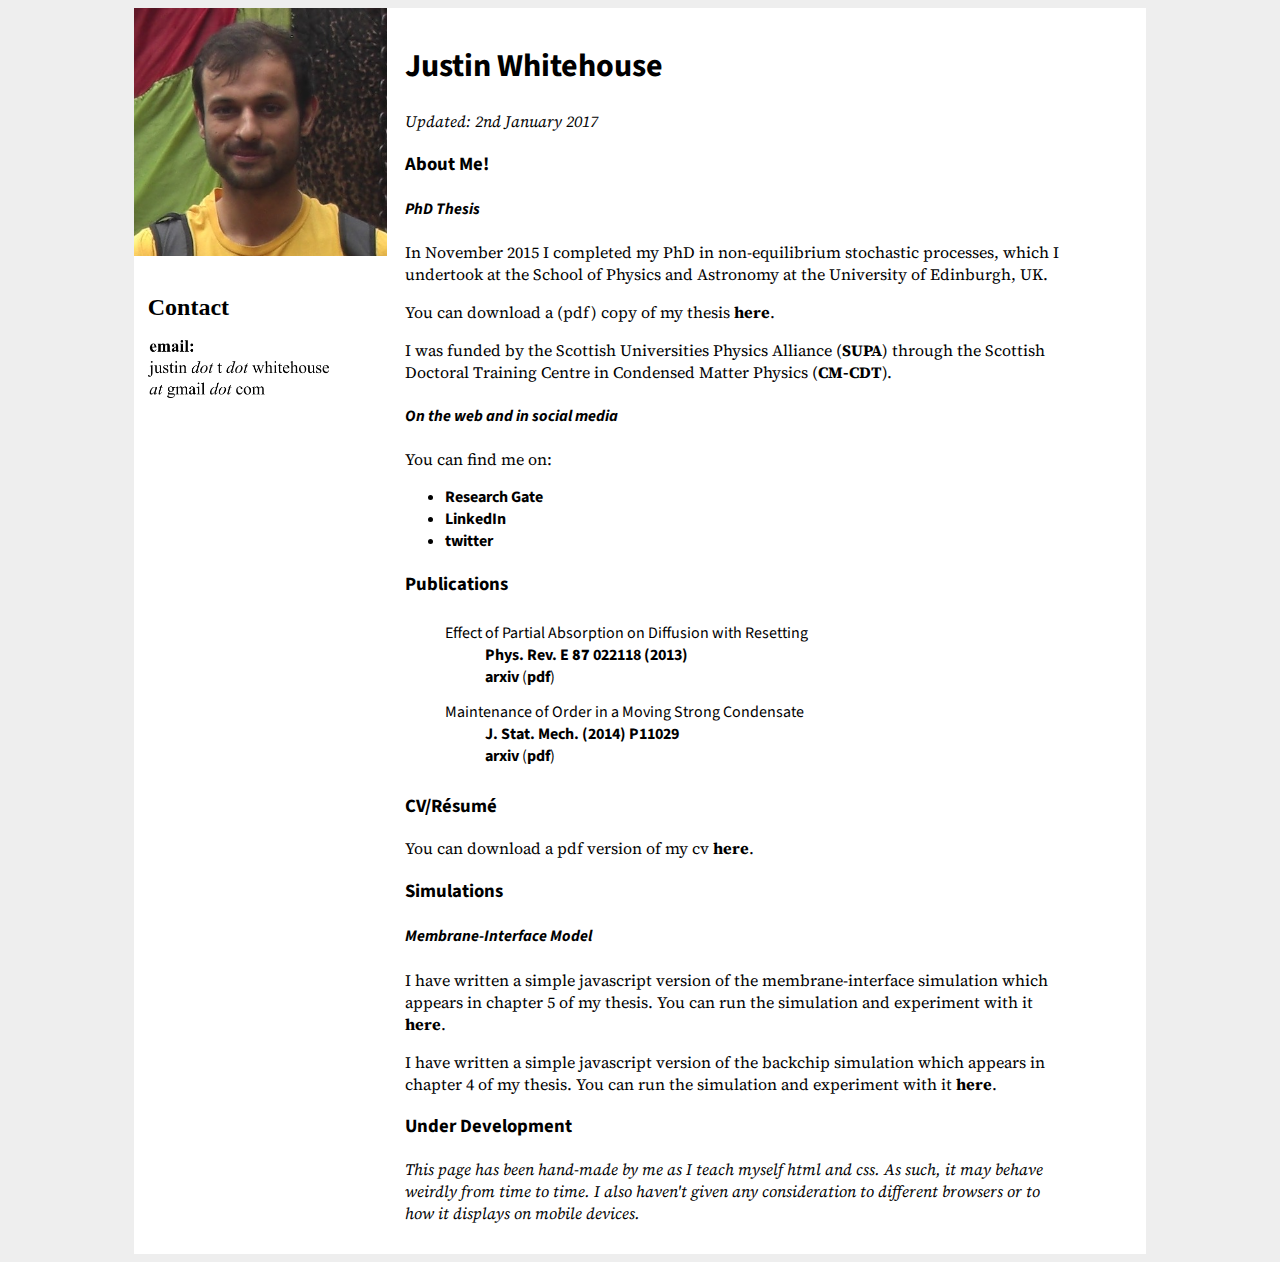
<file: index.html>
<!DOCTYPE html>

<!--
  Welcome to my page source! You can see it/fork it on github:

      https://github.com/Jetuvei/Jetuvei.github.io

  (Although, there are probably better examples of html out there
  that you could fork...)

  I also owe a lot to www.codecademy.com, which is where I've 
  been learning html/css.
-->

<html>
 <head>
  <link href='https://fonts.googleapis.com/css?family=Source+Serif+Pro' rel='stylesheet' type='text/css'>
  <link href='https://fonts.googleapis.com/css?family=Source+Sans+Pro' rel='stylesheet' type='text/css'>
  <link type="text/css" rel="stylesheet" href="jwstyle.css"/>
  <title>Justin's Homepage</title>
 </head>

 <body>

 <!-- content div wraps sidebar and main to control positioning of the two -->
 <div class="content">

<!-- SIDEBAR -->

  <div class="sidebar">

    <!-- display sidebar contents on top of one another -->
    <ul>
      <li>
       <div class="prof-pic">
        <img src="img/web-prof-pic.jpg">
       </div>
      </li>
      <li>
       <div class="contact">
        <h2>Contact</h2>
        <img src="img/email_address.png">
       </div>
      </li>
     </ul>

  </div>

<!-- MAIN -->
  <div class="main">

   <h1>Justin Whitehouse</h1>

    <!-- MAKE SURE THIS DATE IS UP-TO-DATE! -->
    <p><i>Updated: 2nd January 2017</i></p> 

    <h3 id="aboutme">About Me!</h3>

    <h4>PhD Thesis</h4>

    <p>In November 2015 I completed my PhD in non-equilibrium stochastic processes, which I undertook at the School of Physics and Astronomy at the University of Edinburgh, UK. 
    </p>

    <p>You can download a (pdf) copy of my thesis <a href="doc/thesis.pdf">here</a>.</p>

    <p>I was funded by the Scottish Universities Physics Alliance (<a href="http://www.supa.ac.uk/">SUPA</a>) through the Scottish Doctoral Training Centre in Condensed Matter Physics (<a href="http://cm-cdt.supa.ac.uk/">CM-CDT</a>). 
    </p>

    <h4>On the web and in social media</h4>

    <p>You can find me on:
     <ul>
      <li><a href="https://www.researchgate.net/profile/Justin_Whitehouse">Research Gate</a></li>
      <li><a href="https://www.linkedin.com/profile/public-profile-settings?trk=prof-edit-edit-public_profile">LinkedIn</a></li>
      <li><a href="https://twitter.com/justwhitehouse">twitter</a></li>
     </ul>
    </p>

    <h3>Publications</h3>

    <ul>
  
     <div class="publication">

      <li>
       Effect of Partial Absorption on Diffusion with Resetting
       <ul>
        <li><a href="http://journals.aps.org/pre/abstract/10.1103/PhysRevE.87.022118">Phys. Rev. E <strong>87</strong> 022118 (2013)</a></li>
        <li><a href="http://arxiv.org/abs/1301.2489">arxiv</a> (<a href="http://arxiv.org/pdf/1301.2489.pdf">pdf</a>)</li>
       </ul>
      </li>

     </div>

     <div class="publication">

      <li>
       Maintenance of Order in a Moving Strong Condensate
       <ul>
        <li><a href="http://iopscience.iop.org/1742-5468/2014/11/P11029">J. Stat. Mech. (2014) P11029</a></li>
        <li><a href="http://arxiv.org/abs/1407.1668">arxiv</a> (<a href="http://arxiv.org/pdf/1407.1668v3.pdf">pdf</a>)</li>
       </ul>
      </li>

     </div>

    </ul>
    
    <h3>CV/R&eacute;sum&eacute;</h3>

    <p>
      You can download a pdf version of my cv <a href="doc/WHITEHOUSE_Justin_cv.pdf">here</a>.
    </p>

    <h3>Simulations</h2>

    <h4>Membrane-Interface Model</h4>

      <p>I have written a simple javascript version of the membrane-interface simulation which appears in chapter 5 of my thesis. You can run the simulation and experiment with it <a href="memint/webMI/misim.html">here</a>.</p>

      <p>I have written a simple javascript version of the backchip simulation which appears in chapter 4 of my thesis. You can run the simulation and experiment with it <a href="backchip/BCsim.html">here</a>.</p>
      
    <h3 id="home">Under Development</h3>

    <p>
      <i>This page has been hand-made by me as I teach myself html and css. As such, it may behave weirdly from time to time. I also haven't given any consideration to different browsers or to how it displays on mobile devices.</i>
    </p>

  </div> 

 </div>
 </body>
</html>
</file>
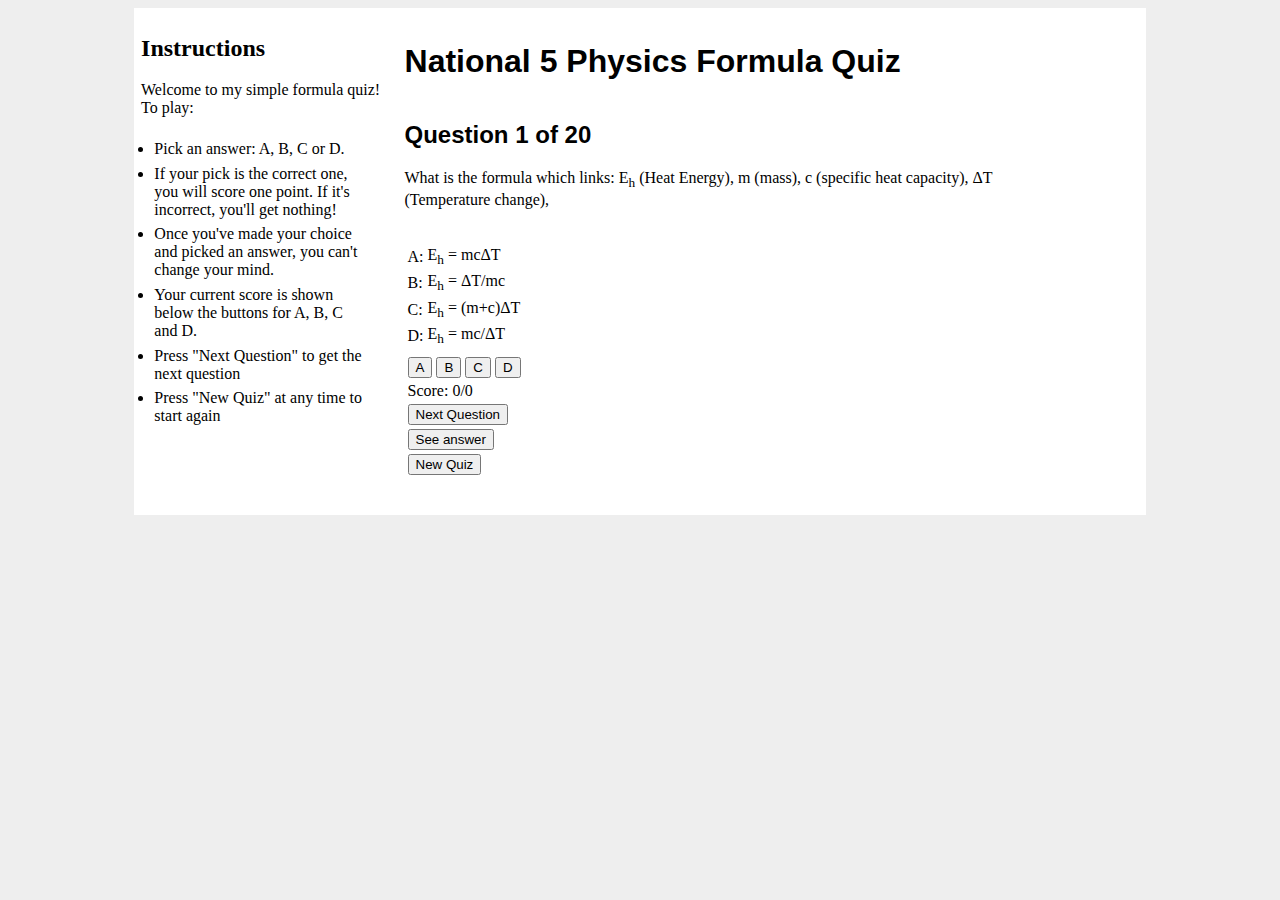
<file: formulaquiz/index.html>
<!DOCTYPE html>

<!--
  Welcome to my page source! You can see it/fork it on github:

      https://github.com/Jetuvei/Jetuvei.github.io

  (Although, there are probably better examples of html out there
  that you could fork...)

  I also owe a lot to www.codecademy.com, which is where I've 
  been learning html/css.
-->

<html>
 
 <!-- HEAD -->
 <head>

  <!-- LINKS -->
 <!--
  <link href='https://fonts.googleapis.com/css?family=Source+Serif+Pro' rel='stylesheet' type='text/css'>
  <link href='https://fonts.googleapis.com/css?family=Source+Sans+Pro' rel='stylesheet' type='text/css'>
 -->
  <link type="text/css" rel="stylesheet" href="../jwstyle.css"/>
  <link type="text/css" rel="stylesheet" href="fq.css"/>
  
  <!-- IMPORTED SCRIPTS -->
  
  <script type="text/javascript" src="../formulaquiz/formulas.js"> </script>
  <script type="text/javascript" src="../formulaquiz/question_generator.js"> </script>

  <!-- MAIN SCRIPT -->
  <script>

    var current_question;
    var question_generator;

    var is_unanswered;
    var is_correct;

    var total_no_questions;
    var question_number;
    var no_questions_answered;
    var score;

    var total_no_questions_text;
    var question_number_text;
    var no_questions_answered_text;
    var score_text;

    var question_text;
    var answer_text;
    var is_correct_text;

    var option_A_text;
    var option_B_text;
    var option_C_text;
    var option_D_text;

    var CORRECT_MSG = "Correct! (Press the button for the next question.)";
    var NOT_CORRECT_MSG = "Woops! That's incorrect. Press 'see answer' or try another question.";

    var GAME_OVER_MSG = "Game Over! Try again by pressing 'New Quiz'";

    function onLoad()
    {
      question_number = 0;
      no_questions_answered = 0;
      score = 0;

      question_generator = new QuestionGenerator();

      question_text = document.getElementById("question-text");
      is_correct_text = document.getElementById("is-correct-text");
      answer_text = document.getElementById("answer-text");
      explanation_text = document.getElementById("explanation-text");

      total_no_questions_text = document.getElementById("total-no-questions");
      question_number_text = document.getElementById("question-number");
      no_questions_answered_text = document.getElementById("no-questions-answered");
      score_text = document.getElementById("score");

      total_no_questions = question_generator.formula_list.length;
      total_no_questions_text.innerHTML = total_no_questions;

      no_questions_answered_text.innerHTML = no_questions_answered;
      score_text.innerHTML = score;

      option_A_text = document.getElementById("option-A-text");
      option_B_text = document.getElementById("option-B-text");
      option_C_text = document.getElementById("option-C-text");
      option_D_text = document.getElementById("option-D-text");

      refreshQuestion();
    };

    function refreshQuestion()
    {
      if(question_number < total_no_questions)
      {
        is_correct = null;
        is_unanswered = true;

        current_question = question_generator.nextQuestion();
        question_text.innerHTML = current_question.getQuestionText();

        question_number += 1;
        question_number_text.innerHTML = question_number;

        option_A_text.innerHTML = current_question.getAnswerOptionByIndex(0);
        option_B_text.innerHTML = current_question.getAnswerOptionByIndex(1);
        option_C_text.innerHTML = current_question.getAnswerOptionByIndex(2);
        option_D_text.innerHTML = current_question.getAnswerOptionByIndex(3);

        is_correct_text.innerHTML = "";
        answer_text.innerHTML = "";
        explanation_text.innerHTML = "";
      }
      else
      {
        gameOver();
      }
    };

    function submitAnswer(ans)
    {

      if(is_unanswered)
      {

        no_questions_answered += 1;
        no_questions_answered_text.innerHTML = no_questions_answered;

        if (ans === current_question.getAnswerKey())
        {
          is_correct = true;
        }
        else
        {
          is_correct = false;
        }
      
        is_unanswered = false;

        if(is_correct) // redundancy??
        {
          score += 1;
          is_correct_text.innerHTML = CORRECT_MSG;
        }
        else
        {
          is_correct_text.innerHTML = NOT_CORRECT_MSG;
        }

        score_text.innerHTML = score;
      }
    };

    function showAnswer()
    {
      answer_text.innerHTML = current_question.getAnswerText();
      explanation_text.innerHTML = current_question.getExplanationText();
    }

    function gameOver()
    {
      is_correct_text.innerHTML = GAME_OVER_MSG;
      answer_text.innerHTML = ""
      explanation_text.innerHTML = ""
    }
  </script>


  <title>Physics Formula Quiz</title>
 </head>

 <body onload="onLoad();">

 <!-- content div wraps sidebar and main to control positioning of the two -->
 <div class="content">

<!-- SIDEBAR -->
<!-- -->
  <div class="sidebar">

   <div id="fq-instructions">
    <h2>Instructions</h2>
    <p>Welcome to my simple formula quiz! To play:</p>
    <ul>
      <li>Pick an answer: A, B, C or D.</li>
      <li>If your pick is the correct one, you will score one point. If it's incorrect, you'll get nothing!</li>
      <li>Once you've made your choice and picked an answer, you can't change your mind.</li>
      <li>Your current score is shown below the buttons for A, B, C and D.</li>
      <li>Press "Next Question" to get the next question</li>
      <li>Press "New Quiz" at any time to start again</li>
    </ul>
   </div>
  </div>
<!-- -->

<!-- MAIN -->
  <div class="main">

   <h1>National 5 Physics Formula Quiz</h1>

   <div id="question-area">

    <h2>Question <span id="question-number">0</span> of <span id="total-no-questions">0</span></h2>

    <p id="question-text">QUESTION GOES HERE</p></br>
    <div id="option-area">
    <table>
      <tr>
        <td>A:</td>
        <td id="option-A-text">OPTION A</td>
      </tr>
      <tr>
        <td>B:</td>
        <td id="option-B-text">OPTION B</td>
      </tr>
      <tr>
        <td>C:</td>
        <td id="option-C-text">OPTION C</td>
      </tr>
      <tr>
        <td>D:</td>
        <td id="option-D-text">OPTION D</td>
      </tr>
    </table>
    </div>
   </div>

   <div id="button-area">
    <table>
      <tr>
        <td><button onclick="submitAnswer('A');">A</button></td>
        <td><button onclick="submitAnswer('B');">B</button></td>
        <td><button onclick="submitAnswer('C');">C</button></td>
        <td><button onclick="submitAnswer('D');">D</button></td>
      </tr>
      <tr id-"score-row">
       <td colspan="4">Score: <span id="score">0</span>/<span id="no-questions-answered">0</span></td>
      </tr>
      <tr>
        <td colspan="4"><button onclick="refreshQuestion();">Next Question</button></td>
      </tr>
      <tr>
        <td colspan="4"><button onclick="showAnswer();">See answer</button></td>
      </tr>
      <tr>
        <td colspan="4"><button onclick="onLoad();">New Quiz</button></td>
      </tr>
    </table>
  </div> 

  </br>

  <div id="answer-area">
    <p id="is-correct-text">IS CORRECT?</p>
    <p id="answer-text">ANSWER GOES HERE</p>
    <p id="explanation-text">EXPLANATION GOES HERE</p>
  </div>

 </div>

 </body>
</html>
</file>
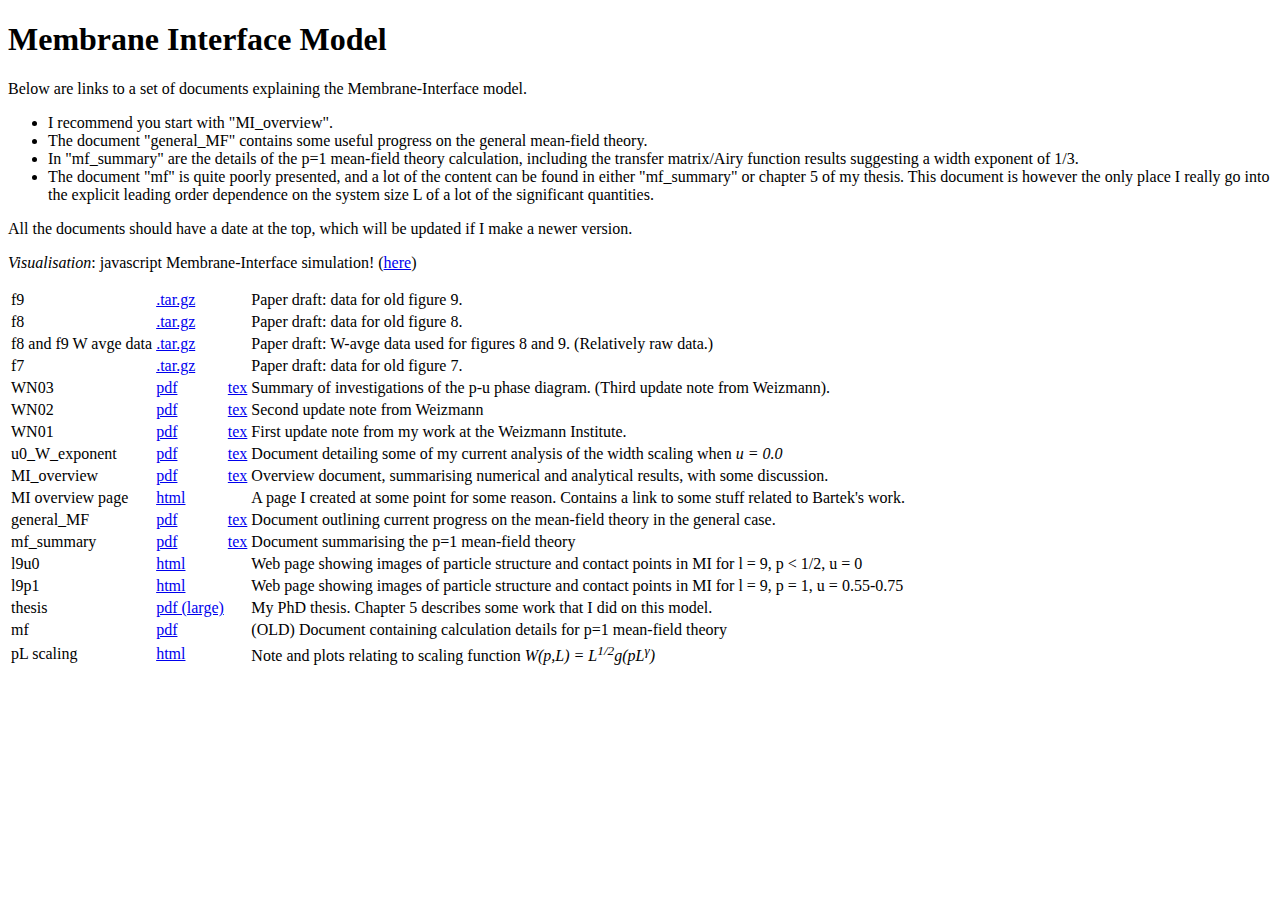
<file: memint/notes_2016/index.html>
<!DOCTYPE html>
<html>
<head>
  <meta name="robots" content="noindex" />
</head>
<body>

<h1>Membrane Interface Model</h2>

<p>Below are links to a set of documents explaining the Membrane-Interface model.
</p>

<ul>
 <li>I recommend you start with "MI_overview".</li>
 <li>The document "general_MF" contains some useful progress on the general mean-field theory.</li>
 <li>In "mf_summary" are the details of the p=1 mean-field theory calculation, including the transfer matrix/Airy function results suggesting a width exponent of 1/3.</li>
 <li>The document "mf" is quite poorly presented, and a lot of the content can be found in either "mf_summary" or chapter 5 of my thesis. This document is however the only place I really go into the explicit leading order dependence on the system size L of a lot of the significant quantities.</li>
</ul>

<p>All the documents should have a date at the top, which will be updated if I make a newer version.
</p>

<p><i>Visualisation</i>: javascript Membrane-Interface simulation! (<a href="../webMI/misim.html">here</a>)</p>

<table>
  <tr>
   <td>f9</td>
   <td><a href="paper_data/f9_plt_data.tar.gz">.tar.gz</a></td>
   <td></td>
   <td>Paper draft: data for old figure 9.</td>
  </tr>
  <tr>
   <td>f8</td>
   <td><a href="paper_data/f8_plt_data.tar.gz">.tar.gz</a></td>
   <td></td>
   <td>Paper draft: data for old figure 8.</td>
  </tr>
  <tr>
   <td>f8 and f9 W avge data</td>
   <td><a href="paper_data/f7_plt_data.tar.gz">.tar.gz</a></td>
   <td></td>
   <td>Paper draft: W-avge data used for figures 8 and 9. (Relatively raw data.)</td>
  </tr>
  <tr>
   <td>f7</td>
   <td><a href="paper_data/f7_plt_data.tar.gz">.tar.gz</a></td>
   <td></td>
   <td>Paper draft: data for old figure 7.</td>
  </tr>

  <tr>
   <td>WN03</td>
   <td><a href="WN03.pdf">pdf</a></td>
   <td><a href="texbin/WN03/WN03.tex">tex</a></td>
   <td>Summary of investigations of the p-u phase diagram. (Third update note from Weizmann).</td>
  </tr>
  <tr>
   <td>WN02</td>
   <td><a href="WN02.pdf">pdf</a></td>
   <td><a href="texbin/WN02/WN02.tex">tex</a></td>
   <td>Second update note from Weizmann</td>
  </tr>
  <tr>
   <td>WN01</td>
   <td><a href="WN01.pdf">pdf</a></td>
   <td><a href="texbin/WN01/WN01.tex">tex</a></td>
   <td>First update note from my work at the Weizmann Institute.</td>
  </tr>
  <tr>
    <td>u0_W_exponent</td>
    <td><a href="u0_W_exponent.pdf">pdf</td>
    <td><a href="texbin/u0_W_exponent/u0_W_exponent.tex">tex</a></td>
    <td>Document detailing some of my current analysis of the width scaling when <i>u = 0.0</i></td>
  </tr>

  <tr>
    <td>MI_overview</td>
    <td><a href="MI_overview.pdf">pdf</a></td>
    <td><a href="texbin/MI_overview/MI_overview.tex">tex</a></td>
    <td>Overview document, summarising numerical and analytical results, with some discussion.</td>
  </tr>

  <tr>
    <td>MI overview page</td>
    <td><a href="overview.html">html</a></td>
    <td></td>
    <td>A page I created at some point for some reason. Contains a link to some stuff related to Bartek's work.</td>
  </tr>

  <tr>
    <td>general_MF</td>
    <td><a href="general_MF.pdf">pdf</a></td>
    <td><a href="texbin/general_MF/general_MF.tex">tex</a></td>
    <td>Document outlining current progress on the mean-field theory in the general case.</td>
  </tr>

  <tr>
    <td>mf_summary</td>
    <td><a href="mf_summary.pdf">pdf</a></td>
    <td><a href="texbin/mf_summary/mf_summary.tex">tex</a></td>
    <td>Document summarising the p=1 mean-field theory</td>
  </tr>

  <tr>
    <td>l9u0</td>
    <td><a href="l9u0.html">html</a></td>
    <td></td>
    <td>Web page showing images of particle structure and contact points in MI for l = 9, p < 1/2, u = 0</td>
  </tr>

  <tr>
    <td>l9p1</td>
    <td><a href="l9p1.html">html</a></td>
    <td></td>
    <td>Web page showing images of particle structure and contact points in MI for l = 9, p = 1, u = 0.55-0.75</td>
  </tr>

  <tr>
    <td>thesis</td>
    <td><a href="thesis.pdf">pdf (large)</a></td>
    <td></td>
    <td>My PhD thesis. Chapter 5 describes some work that I did on this model.</td>
  </tr>

  <tr>
    <td>mf</td>
    <td><a href="mf.pdf">pdf</a></td>
    <td></td>
    <td>(OLD) Document containing calculation details for p=1 mean-field theory</td>
  </tr>

  <tr>
    <td>pL scaling</td>
    <td><a href="pL_scaling/index.html">html</a></td>
    <td></td>
    <td>Note and plots relating to scaling function <i>W(p,L) = 
L<sup>1/2</sup>g(pL<sup>&gamma;</sup>)</i><td>
  </tr>

</table>

</body>
</html>
</file>
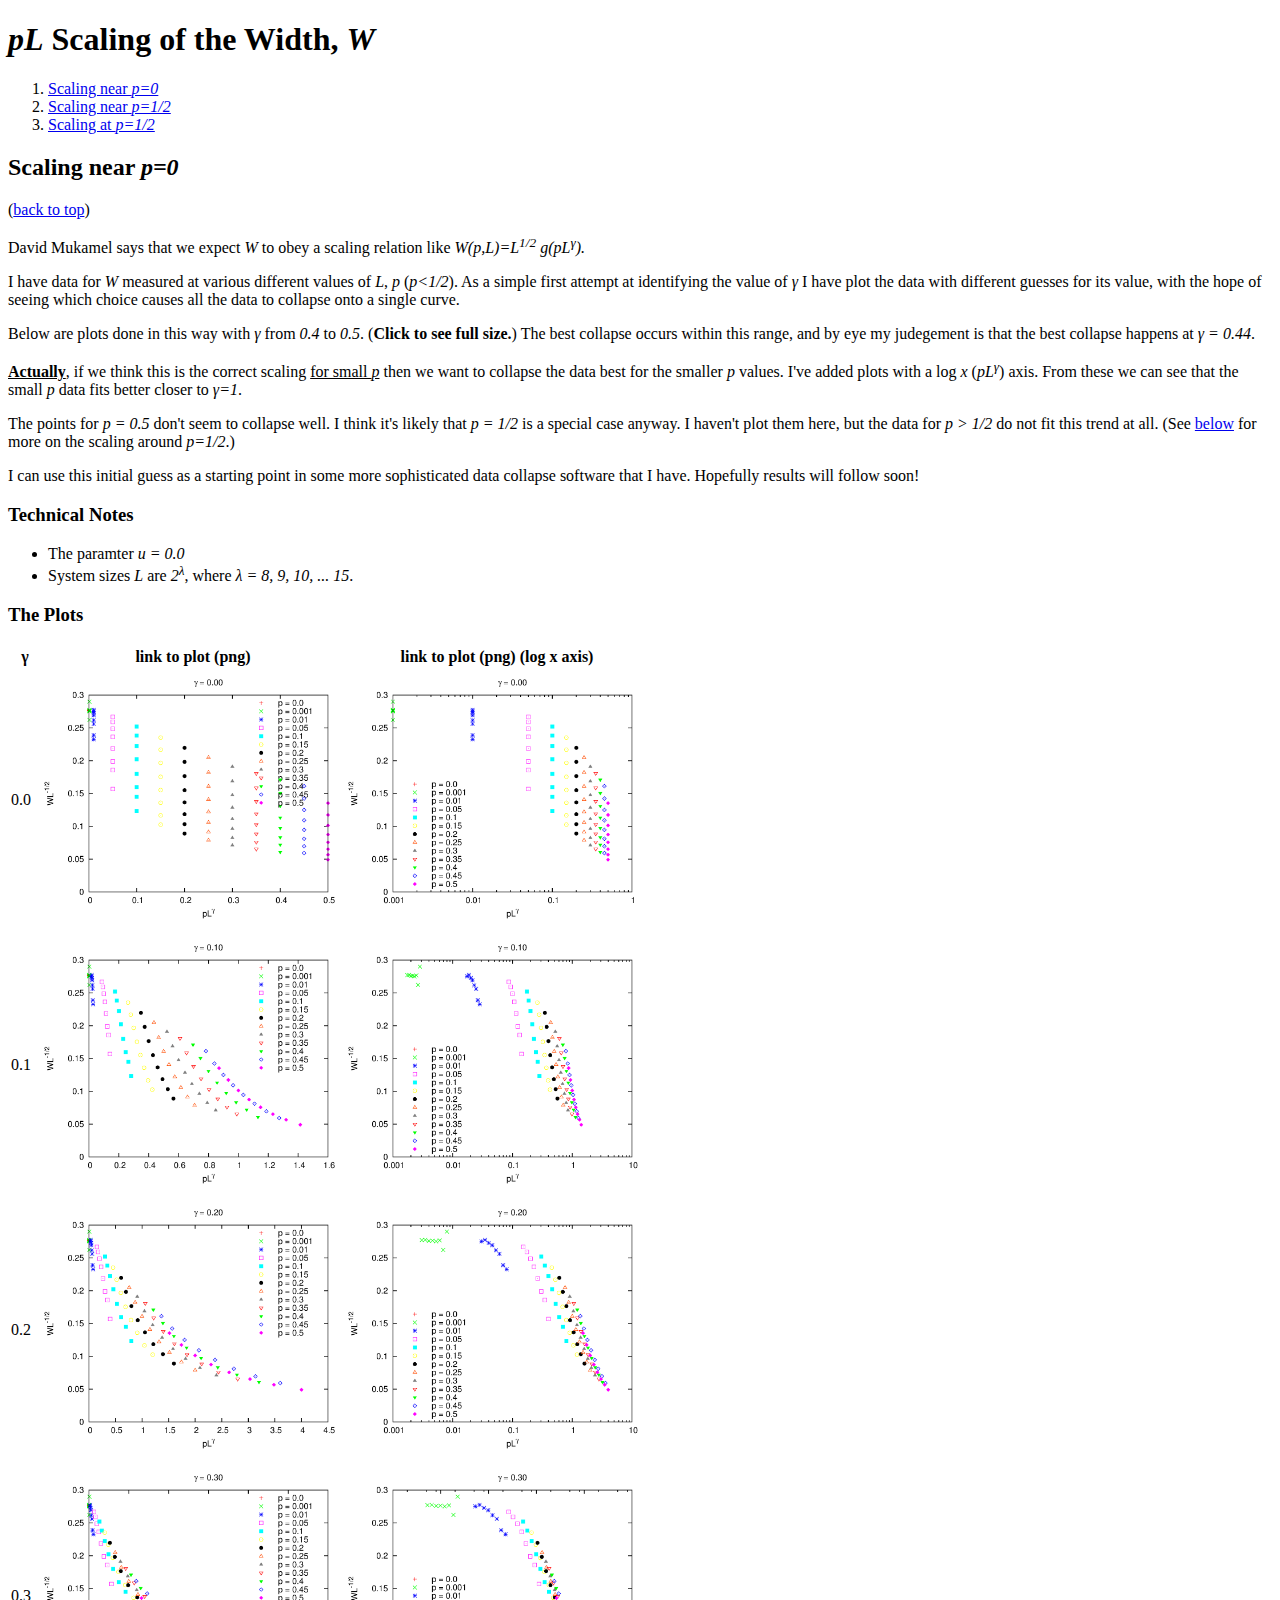
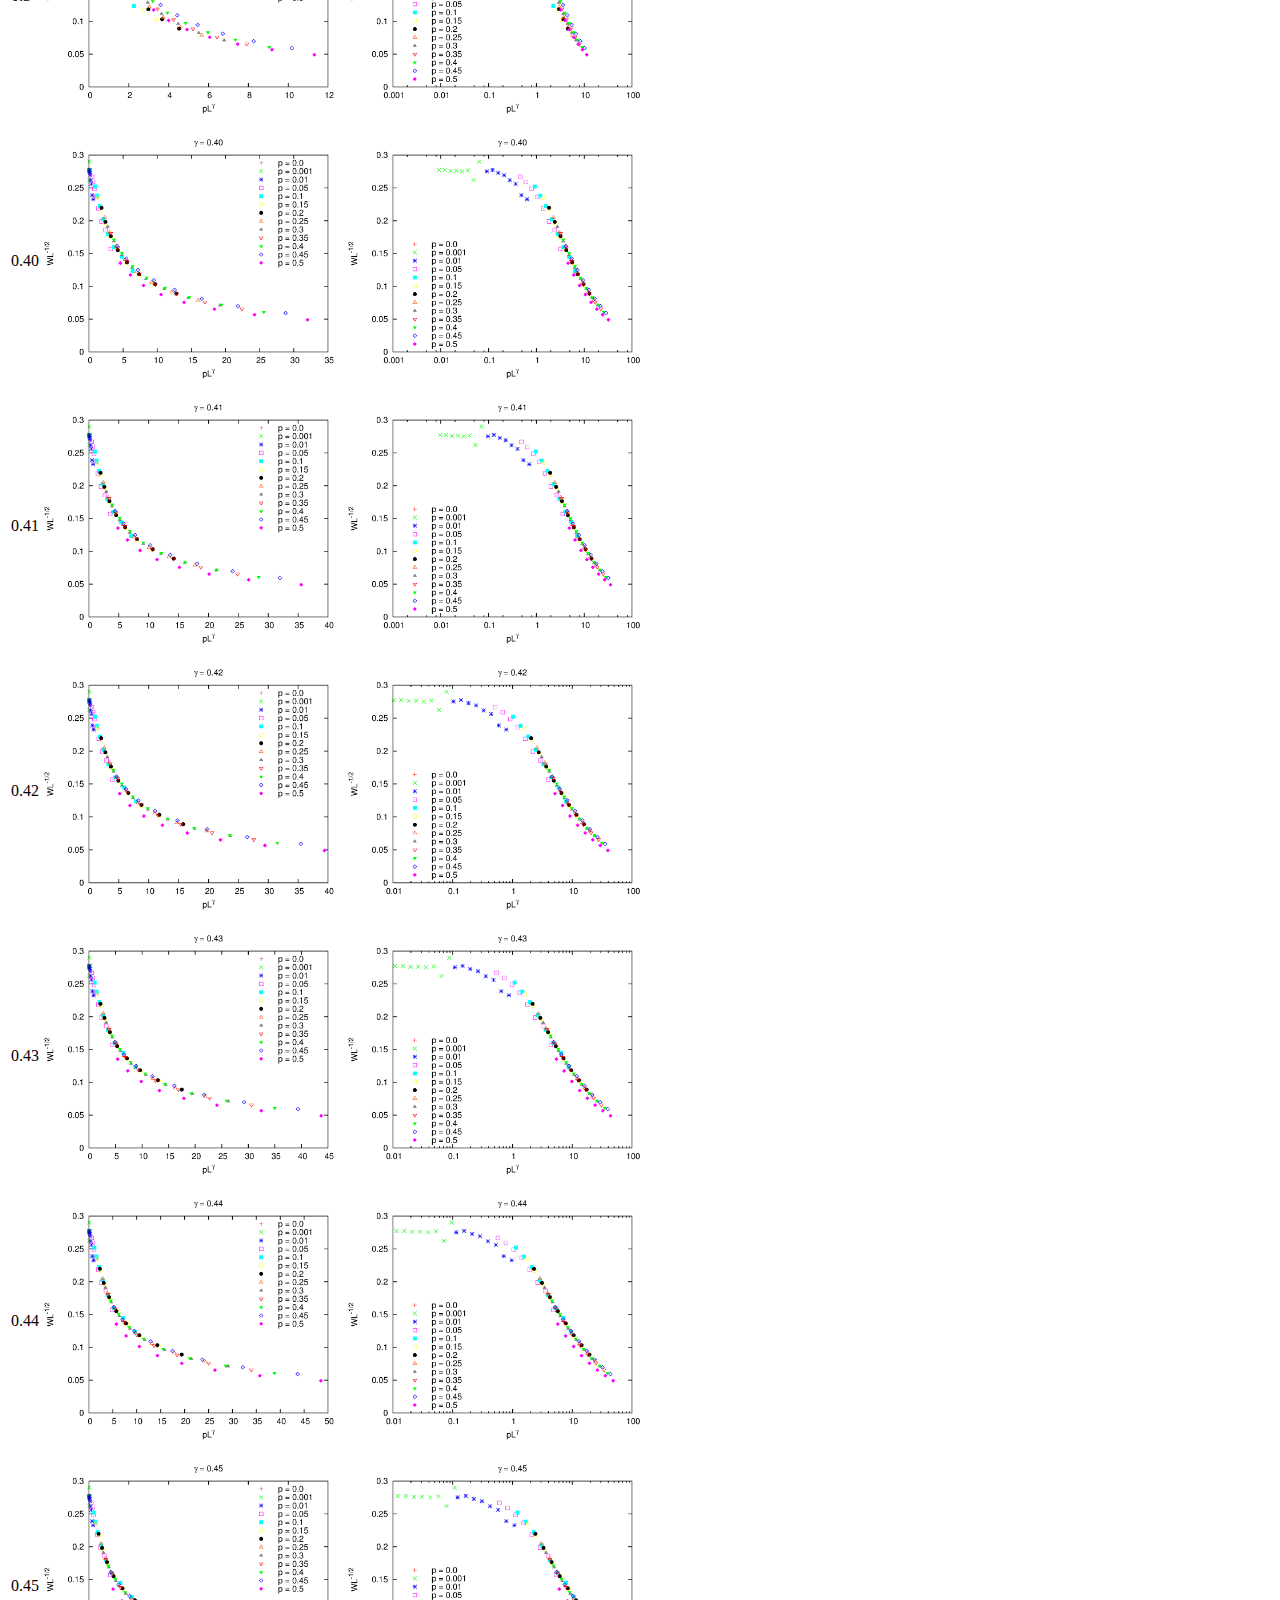
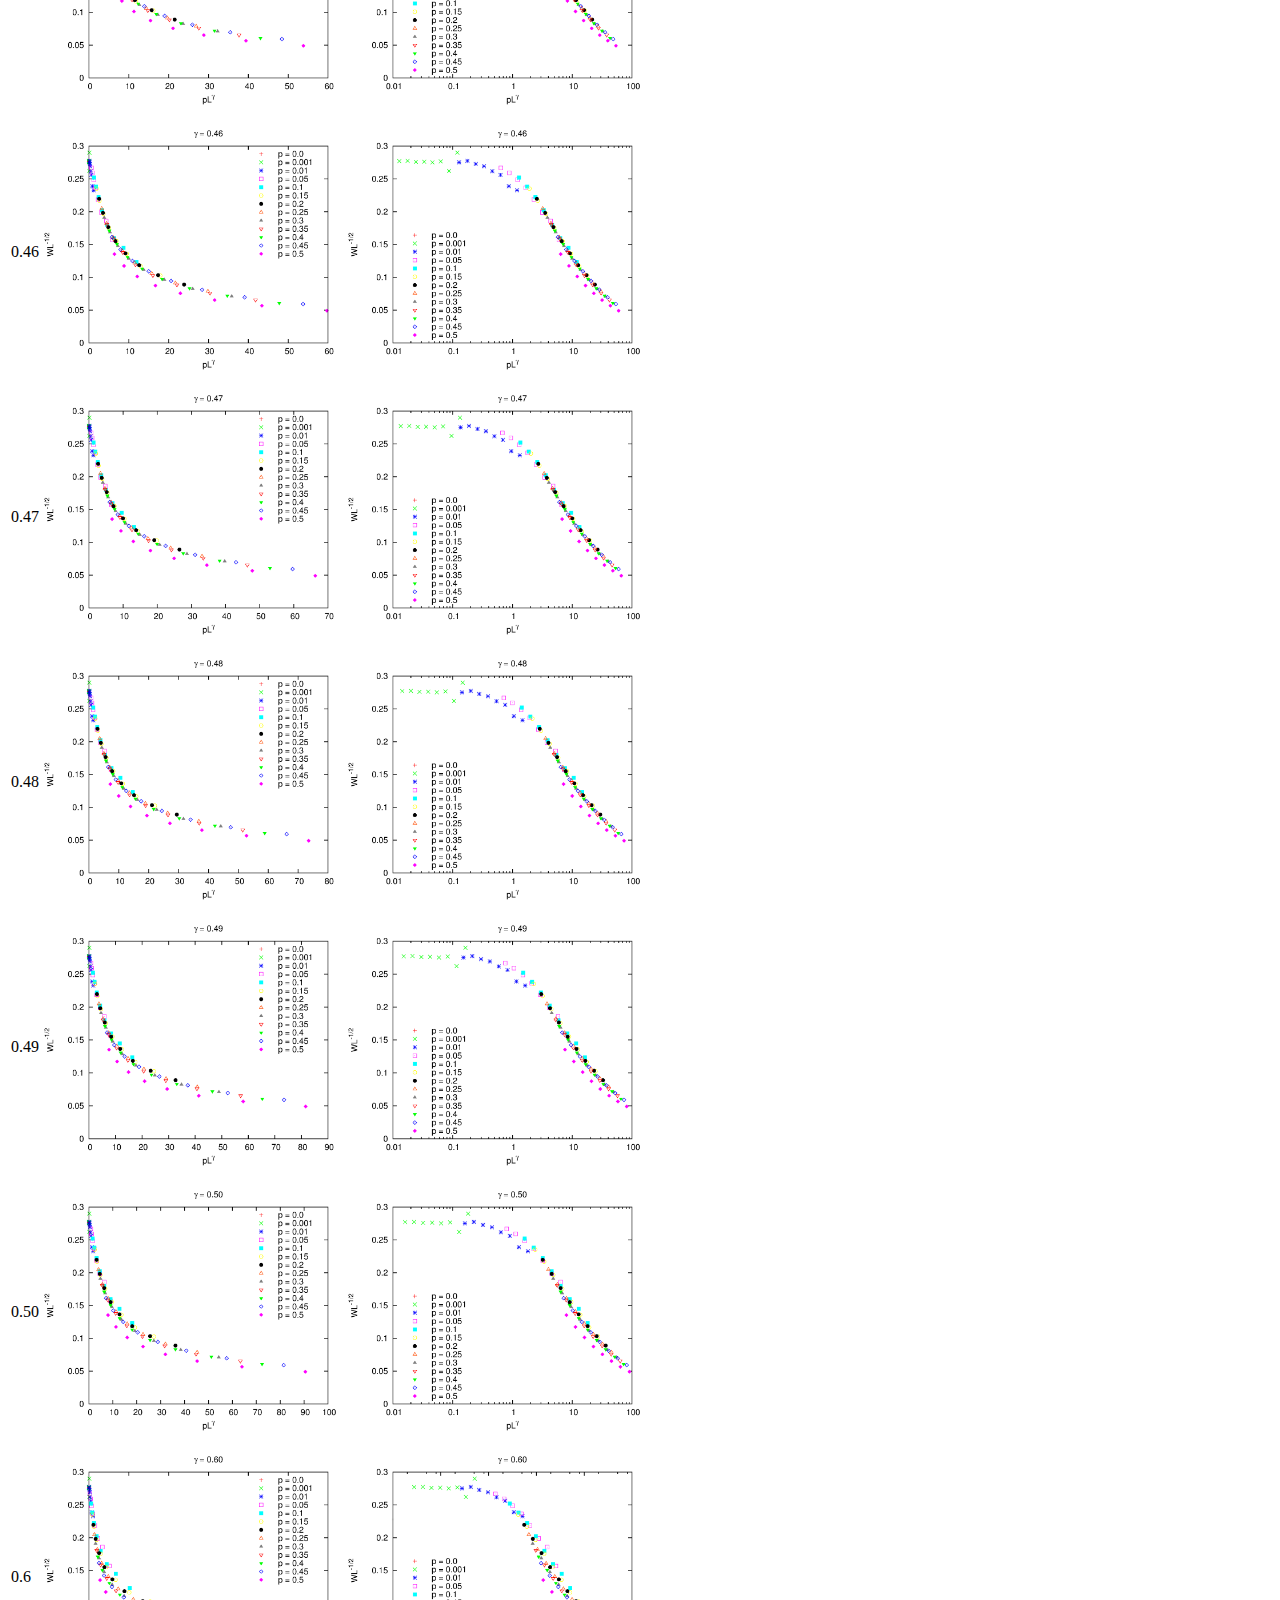
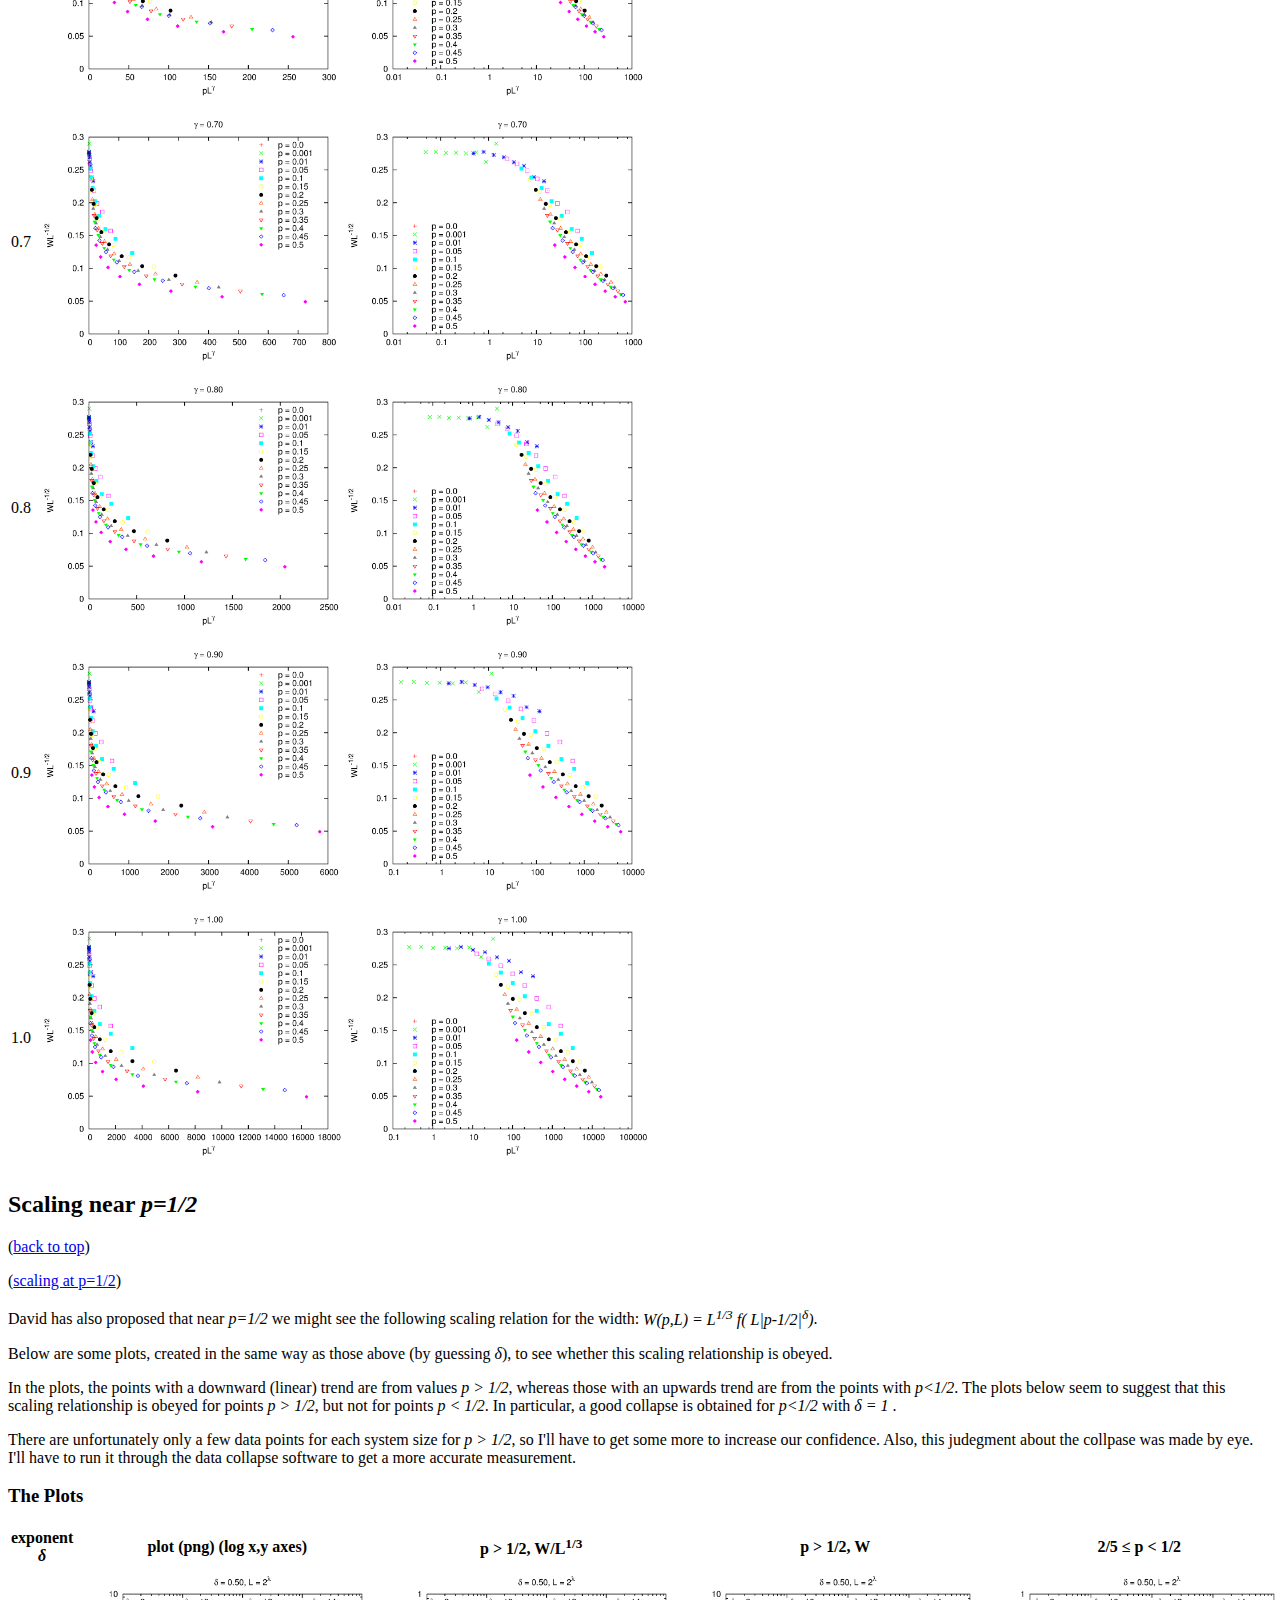
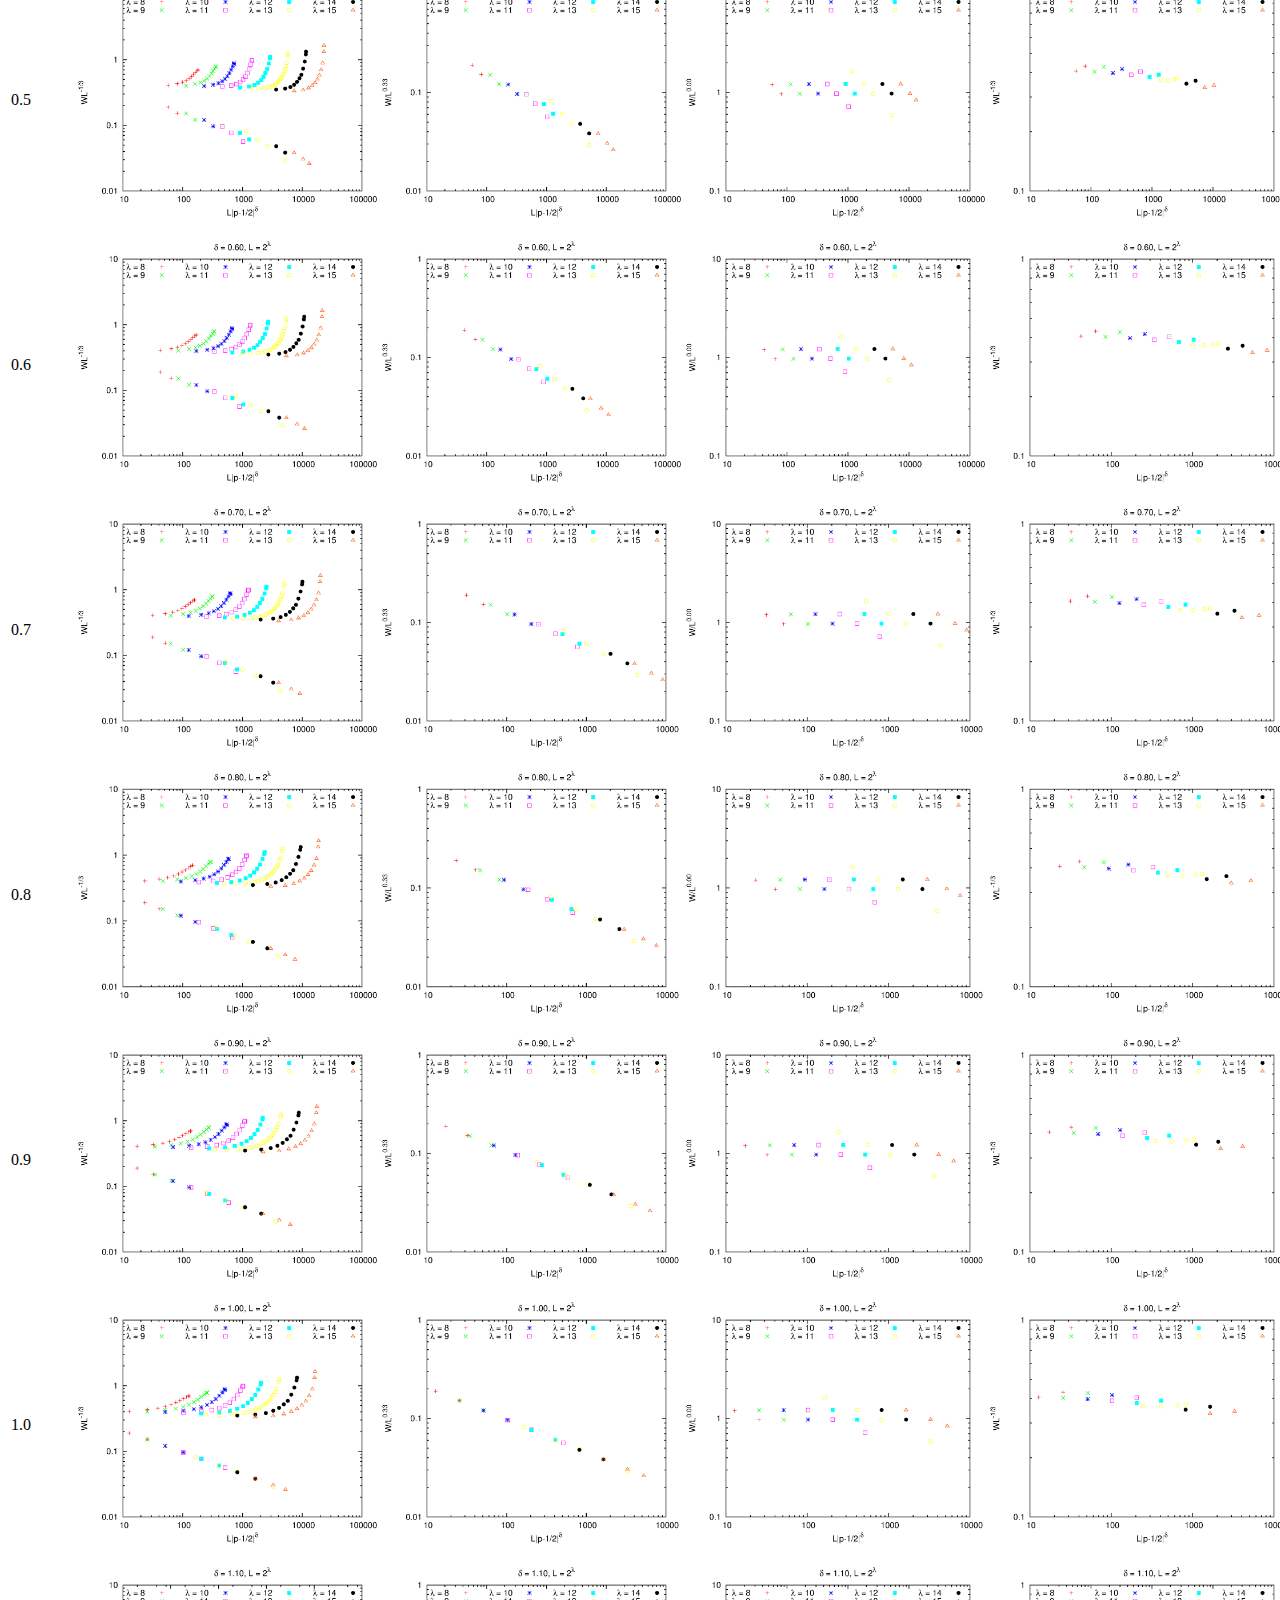
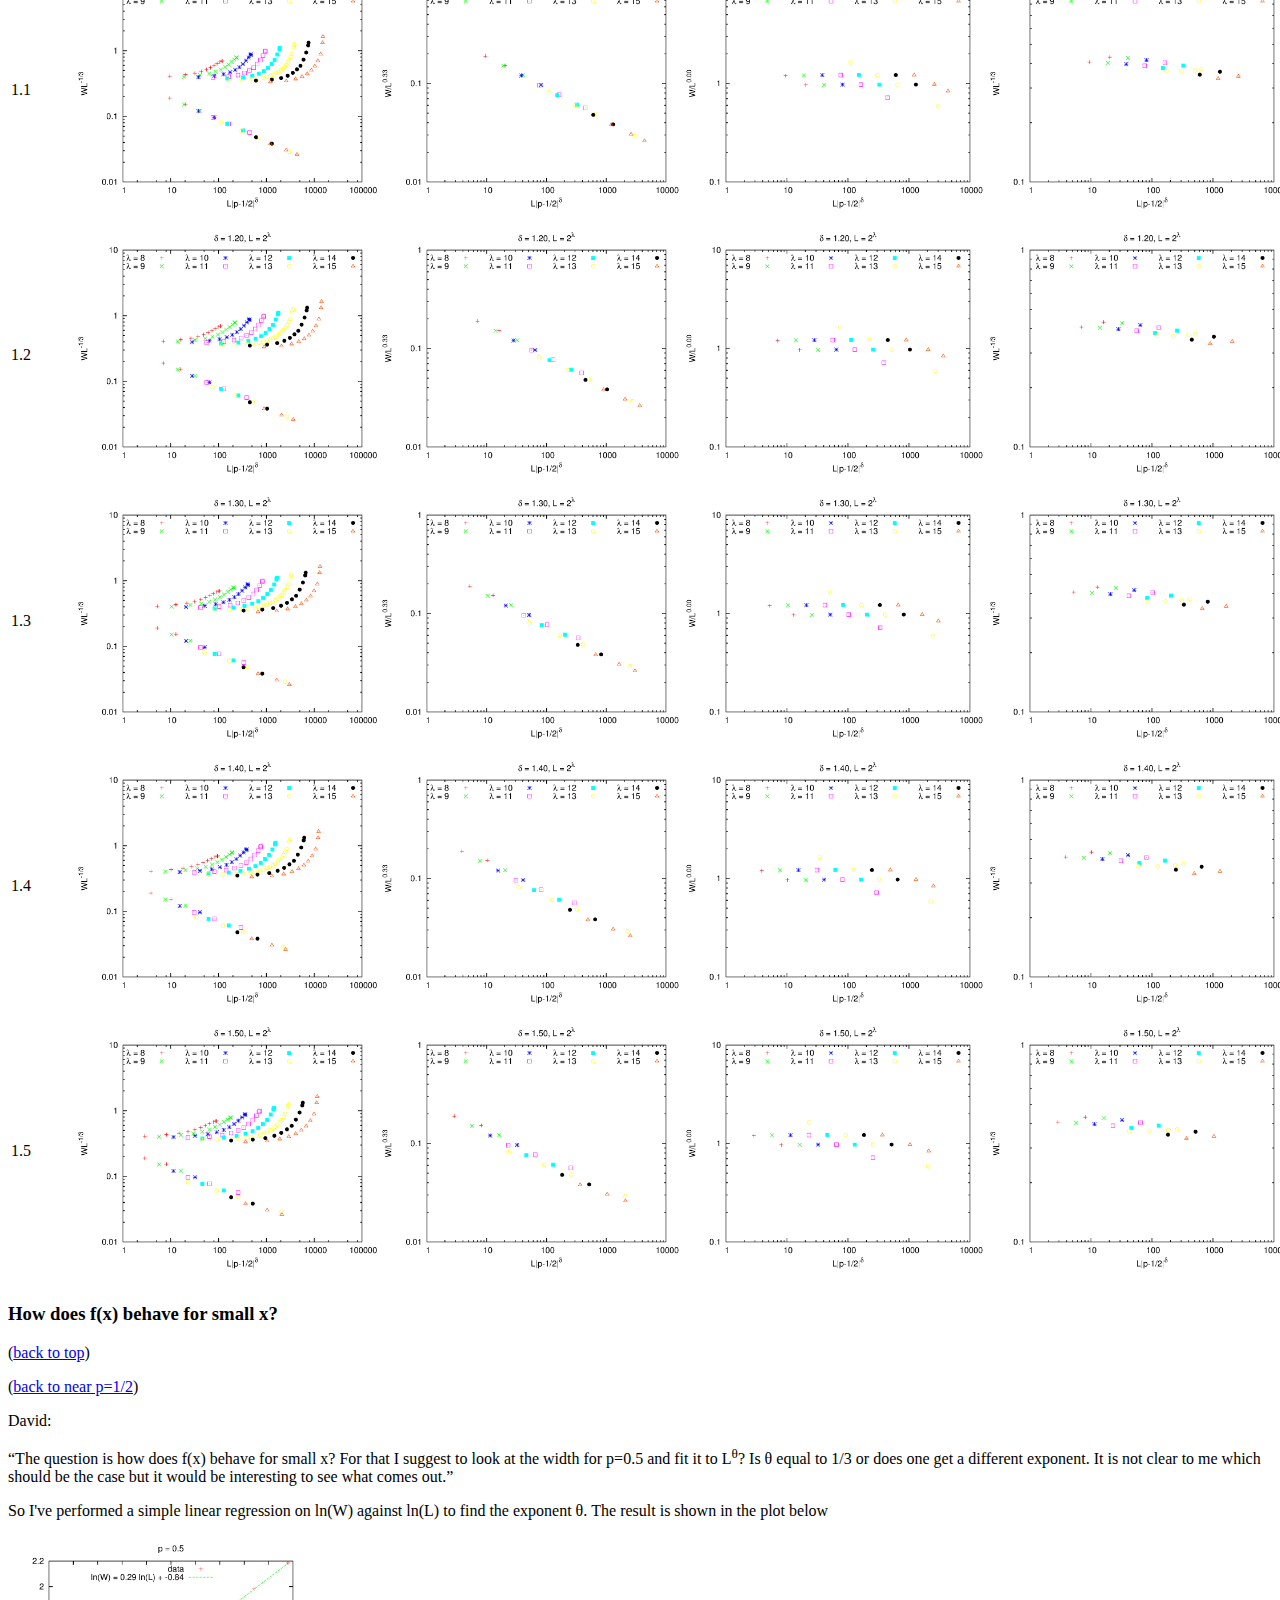
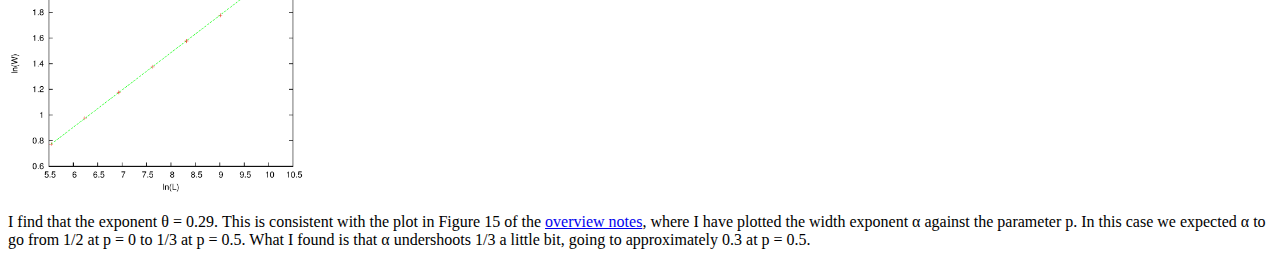
<file: memint/notes_2016/pL_scaling/index.html>
<!DOCTYPE html>
<html>

<head>
 <link type="text/css" rel="stylesheet" href="pL.css">
</head>

<body>

<!-- SECTION 0-->

<h1><i>pL</i> Scaling of the Width, <i>W</i></h2>

<ol>
 <li><a href="./index.html#p0">Scaling near <i>p=0</i></a></li>
 <li><a href="./index.html#p_half">Scaling near <i>p=1/2</i></a></li>
 <li><a href="./index.html#at_p_half">Scaling at <i>p=1/2</i></a></li>
</ol>

<!-- SECTION 1-->

<h2 id="p0">Scaling near <i>p=0</i></h2>
<p>(<a href="./index.html">back to top</a>)</p>

<p>David Mukamel says that we expect <i>W</i> to obey a scaling relation like <i>W(p,L)=L<sup>1/2</sup> g(pL<sup>&gamma;</sup>).</i></p>

<p>I have data for <i>W</i> measured at various different values of <i>L</i>, <i>p</i> (<i>p<1/2</i>). As a simple first attempt at identifying the value of <i>&gamma;</i> I have plot the data with different guesses for its value, with the hope of seeing which choice causes all the data to collapse onto a single curve.</p>

<p>Below are plots done in this way with <i>&gamma;</i> from <i>0.4</i> to <i>0.5</i>. (<b>Click to see full size.</b>) The best collapse occurs within this range, and by eye my judegement is that the best collapse happens at <i>&gamma; = 0.44</i>.</p>

<p><b><u>Actually</u></b>, if we think this is the correct scaling <u>for small <i>p</i></u> then we want to collapse the data best for the smaller <i>p</i> values. I've added plots with a log <i>x</i> (<i>pL<sup>&gamma;</sup></i>) axis. From these we can see that the small <i>p</i> data fits  better closer to <i>&gamma;=1</i>.

<p>The points for <i>p = 0.5</i> don't seem to collapse well. I think it's likely that <i>p = 1/2</i> is a special case anyway. I haven't plot them here, but the data for <i>p > 1/2</i> do not fit this trend at all. (See <a href="#p_half">below</a> for more on the scaling around <i>p=1/2</i>.)</p>

<p>I can use this initial guess as a starting point in some more sophisticated data collapse software that I have. Hopefully results will follow soon!<p> 

<h3>Technical Notes</h3>

<ul>
 <li>The paramter <i>u = 0.0</i></li>
 <li>System sizes <i>L</i> are <i>2<sup>&lambda;</sup></i>, where <i>&lambda; = 8, 9, 10, ... 15</i>.</li>
</ul>

<h3>The Plots</h3>

<table>
 <tr>
  <th <i>&gamma;</i></th>
  <th>link to plot (png)</th>
  <th>link to plot (png) (log x axis)</th>
 </tr>

 <tr>
  <td>0.0</td>
  <td>
   <a href="data/u0.0_pLW_data_psets_gamma0.0.png">
    <img src="data/u0.0_pLW_data_psets_gamma0.0.png">
   </a>
  </td>
  <td>
   <a href="data/u0.0_pLW_data_psets_gamma0.0_logx.png">
    <img src="data/u0.0_pLW_data_psets_gamma0.0_logx.png">
   </a>
  </td>
 </tr>

 <tr>
  <td>0.1</td>
  <td>
   <a href="data/u0.0_pLW_data_psets_gamma0.1.png">
    <img src="data/u0.0_pLW_data_psets_gamma0.1.png">
   </a>
  </td>
  <td>
   <a href="data/u0.0_pLW_data_psets_gamma0.1_logx.png">
    <img src="data/u0.0_pLW_data_psets_gamma0.1_logx.png">
   </a>
  </td>
 </tr>

 <tr>
  <td>0.2</td>
  <td>
   <a href="data/u0.0_pLW_data_psets_gamma0.2.png">
    <img src="data/u0.0_pLW_data_psets_gamma0.2.png">
   </a>
  </td>
  <td>
   <a href="data/u0.0_pLW_data_psets_gamma0.2_logx.png">
    <img src="data/u0.0_pLW_data_psets_gamma0.2_logx.png">
   </a>
  </td>
 </tr>

 <tr>
  <td>0.3</td>
  <td>
   <a href="data/u0.0_pLW_data_psets_gamma0.3.png">
    <img src="data/u0.0_pLW_data_psets_gamma0.3.png">
   </a>
  </td>
  <td>
   <a href="data/u0.0_pLW_data_psets_gamma0.3_logx.png">
    <img src="data/u0.0_pLW_data_psets_gamma0.3_logx.png">
   </a>
  </td>
 </tr>

 <tr>
  <td>0.40</td>
  <td>
   <a href="data/u0.0_pLW_data_psets_gamma0.40.png">
    <img src="data/u0.0_pLW_data_psets_gamma0.40.png">
   </a>
  </td>
  <td>
   <a href="data/u0.0_pLW_data_psets_gamma0.40_logx.png">
    <img src="data/u0.0_pLW_data_psets_gamma0.40_logx.png">
   </a>
  </td>
 </tr>

 <tr>
  <td>0.41</td>
  <td>
   <a href="data/u0.0_pLW_data_psets_gamma0.41.png">
    <img src="data/u0.0_pLW_data_psets_gamma0.41.png">
   </a>
  </td>
  <td>
   <a href="data/u0.0_pLW_data_psets_gamma0.41_logx.png">
    <img src="data/u0.0_pLW_data_psets_gamma0.41_logx.png">
   </a>
  </td>
 </tr>

 <tr>
  <td>0.42</td>
  <td>
   <a href="data/u0.0_pLW_data_psets_gamma0.42.png">
    <img src="data/u0.0_pLW_data_psets_gamma0.42.png">
   </a>
  </td>
  <td>
   <a href="data/u0.0_pLW_data_psets_gamma0.42_logx.png">
    <img src="data/u0.0_pLW_data_psets_gamma0.42_logx.png">
   </a>
  </td>
 </tr>

 <tr>
  <td>0.43</td>
  <td>
   <a href="data/u0.0_pLW_data_psets_gamma0.43.png">
    <img src="data/u0.0_pLW_data_psets_gamma0.43.png">
   </a>
  </td>
  <td>
   <a href="data/u0.0_pLW_data_psets_gamma0.43_logx.png">
    <img src="data/u0.0_pLW_data_psets_gamma0.43_logx.png">
   </a>
  </td>
 </tr>

 <tr>
  <td>0.44</td>
  <td>
   <a href="data/u0.0_pLW_data_psets_gamma0.44.png">
    <img src="data/u0.0_pLW_data_psets_gamma0.44.png">
   </a>
  </td>
  <td>
   <a href="data/u0.0_pLW_data_psets_gamma0.44_logx.png">
    <img src="data/u0.0_pLW_data_psets_gamma0.44_logx.png">
   </a>
  </td>
 </tr>

 <tr>
  <td>0.45</td>
  <td>
   <a href="data/u0.0_pLW_data_psets_gamma0.45.png">
    <img src="data/u0.0_pLW_data_psets_gamma0.45.png">
   </a>
  </td>
  <td>
   <a href="data/u0.0_pLW_data_psets_gamma0.45_logx.png">
    <img src="data/u0.0_pLW_data_psets_gamma0.45_logx.png">
   </a>
  </td>
 </tr>

 <tr>
  <td>0.46</td>
  <td>
   <a href="data/u0.0_pLW_data_psets_gamma0.46.png">
    <img src="data/u0.0_pLW_data_psets_gamma0.46.png">
   </a>
  </td>
  <td>
   <a href="data/u0.0_pLW_data_psets_gamma0.46_logx.png">
    <img src="data/u0.0_pLW_data_psets_gamma0.46_logx.png">
   </a>
  </td>
 </tr>

 <tr>
  <td>0.47</td>
  <td>
   <a href="data/u0.0_pLW_data_psets_gamma0.47.png">
    <img src="data/u0.0_pLW_data_psets_gamma0.47.png">
   </a>
  </td>
  <td>
   <a href="data/u0.0_pLW_data_psets_gamma0.47_logx.png">
    <img src="data/u0.0_pLW_data_psets_gamma0.47_logx.png">
   </a>
  </td>
 </tr>

 <tr>
  <td>0.48</td>
  <td>
   <a href="data/u0.0_pLW_data_psets_gamma0.48.png">
    <img src="data/u0.0_pLW_data_psets_gamma0.48.png">
   </a>
  </td>
  <td>
   <a href="data/u0.0_pLW_data_psets_gamma0.48_logx.png">
    <img src="data/u0.0_pLW_data_psets_gamma0.48_logx.png">
   </a>
  </td>
 </tr>

 <tr>
  <td>0.49</td>
  <td>
   <a href="data/u0.0_pLW_data_psets_gamma0.49.png">
    <img src="data/u0.0_pLW_data_psets_gamma0.49.png">
   </a>
  </td>
  <td>
   <a href="data/u0.0_pLW_data_psets_gamma0.49_logx.png">
    <img src="data/u0.0_pLW_data_psets_gamma0.49_logx.png">
   </a>
  </td>
 </tr>

 <tr>
  <td>0.50</td>
  <td>
   <a href="data/u0.0_pLW_data_psets_gamma0.50.png">
    <img src="data/u0.0_pLW_data_psets_gamma0.50.png">
   </a>
  </td>
  <td>
   <a href="data/u0.0_pLW_data_psets_gamma0.50_logx.png">
    <img src="data/u0.0_pLW_data_psets_gamma0.50_logx.png">
   </a>
  </td>
 </tr>

 <tr>
  <td>0.6</td>
  <td>
   <a href="data/u0.0_pLW_data_psets_gamma0.6.png">
    <img src="data/u0.0_pLW_data_psets_gamma0.6.png">
   </a>
  </td>
  <td>
   <a href="data/u0.0_pLW_data_psets_gamma0.6_logx.png">
    <img src="data/u0.0_pLW_data_psets_gamma0.6_logx.png">
   </a>
  </td>
 </tr>

 <tr>
  <td>0.7</td>
  <td>
   <a href="data/u0.0_pLW_data_psets_gamma0.7.png">
    <img src="data/u0.0_pLW_data_psets_gamma0.7.png">
   </a>
  </td>
  <td>
   <a href="data/u0.0_pLW_data_psets_gamma0.7_logx.png">
    <img src="data/u0.0_pLW_data_psets_gamma0.7_logx.png">
   </a>
  </td>
 </tr>

 <tr>
  <td>0.8</td>
  <td>
   <a href="data/u0.0_pLW_data_psets_gamma0.8.png">
    <img src="data/u0.0_pLW_data_psets_gamma0.8.png">
   </a>
  </td>
  <td>
   <a href="data/u0.0_pLW_data_psets_gamma0.8_logx.png">
    <img src="data/u0.0_pLW_data_psets_gamma0.8_logx.png">
   </a>
  </td>
 </tr>

 <tr>
  <td>0.9</td>
  <td>
   <a href="data/u0.0_pLW_data_psets_gamma0.9.png">
    <img src="data/u0.0_pLW_data_psets_gamma0.9.png">
   </a>
  </td>
  <td>
   <a href="data/u0.0_pLW_data_psets_gamma0.9_logx.png">
    <img src="data/u0.0_pLW_data_psets_gamma0.9_logx.png">
   </a>
  </td>
 </tr>

 <tr>
  <td>1.0</td>
  <td>
   <a href="data/u0.0_pLW_data_psets_gamma1.0.png">
    <img src="data/u0.0_pLW_data_psets_gamma1.0.png">
   </a>
  </td>
  <td>
   <a href="data/u0.0_pLW_data_psets_gamma1.0_logx.png">
    <img src="data/u0.0_pLW_data_psets_gamma1.0_logx.png">
   </a>
  </td>
 </tr>

</table>

<!-- SECTION 2 -->

<h2 id="p_half">Scaling near <i>p=1/2</i></h2>
<p>(<a href="./index.html">back to top</a>)</p>
<p>(<a href="./index.html#at_p_half">scaling at p=1/2</a>)</p>

<p>David has also proposed that near <i>p=1/2</i> we might see the following scaling relation for the width: <i>W(p,L) = L<sup>1/3</sup> f( L|p-1/2|<sup>&delta;</sup>)</i>.</p>

<p>Below are some plots, created in the same way as those above (by guessing <i>&delta;</i>), to see whether this scaling relationship is obeyed.</p>

<p>In the plots, the points with a downward (linear) trend are from values <i>p > 1/2</i>, whereas those with an upwards trend are from the points with <i>p<1/2</i>. The plots below seem to suggest that this scaling relationship is obeyed for points <i>p > 1/2</i>, but not for points <i>p < 1/2</i>. In particular, a good collapse is obtained for <i>p<1/2</i> with <i>&delta; = 1 </i>.</p>

<p>There are unfortunately only a few data points for each system size for <i>p > 1/2</i>, so I'll have to get some more to increase our confidence. Also, this judegment about the collpase was made by eye. I'll have to run it through the data collapse software to get a more accurate measurement.</p>

<h3>The Plots</h3>

<table>
 <tr>
  <th>exponent <i>&delta;</i></th>
  <th>plot (png) (log x,y axes)</th>
  <th>p > 1/2, W/L<sup>1/3</sup></th>
  <th>p > 1/2, W</th>
  <th>2/5 &le; p < 1/2</th>
  <th>p > 1/2, W/|p-1/2|<sup>-&delta;/3</sup></th>
 </tr>

 <tr>
  <td>0.5</td>
  <td>
   <a href="data/u0.0_pLW_data_Lsets_p0.5_delta0.50_logxy.png">
    <img src="data/u0.0_pLW_data_Lsets_p0.5_delta0.50_logxy.png">
   </a>
  </td>
  <td>
   <a href="data/u0.0_pLW_data_Lsets_p0.5g_delta0.50_a0.33_logxy.png">
    <img src="data/u0.0_pLW_data_Lsets_p0.5g_delta0.50_a0.33_logxy.png">
   </a>
  </td>
  <td>
   <a href="data/u0.0_pLW_data_Lsets_p0.5g_delta0.50_a0.00_logxy.png">
    <img src="data/u0.0_pLW_data_Lsets_p0.5g_delta0.50_a0.00_logxy.png">
   </a>
  </td>
  <td>
   <a href="data/u0.0_pLW_data_Lsets_p0.5l_delta0.50_close_logxy.png">
    <img src="data/u0.0_pLW_data_Lsets_p0.5l_delta0.50_close_logxy.png">
   </a>
  </td>
  <td>
   <a href="data/u0.0_pLW_data_Lsets_p0.5g_delta0.50_Wp_logxy.png">
    <img src="data/u0.0_pLW_data_Lsets_p0.5g_delta0.50_Wp_logxy.png">
   </a>
  </td>
 </tr>

 <tr>
  <td>0.6</td>
  <td>
   <a href="data/u0.0_pLW_data_Lsets_p0.5_delta0.60_logxy.png">
    <img src="data/u0.0_pLW_data_Lsets_p0.5_delta0.60_logxy.png">
   </a>
  </td>
  <td>
   <a href="data/u0.0_pLW_data_Lsets_p0.5g_delta0.60_a0.33_logxy.png">
    <img src="data/u0.0_pLW_data_Lsets_p0.5g_delta0.60_a0.33_logxy.png">
   </a>
  </td>
  <td>
   <a href="data/u0.0_pLW_data_Lsets_p0.5g_delta0.60_a0.00_logxy.png">
    <img src="data/u0.0_pLW_data_Lsets_p0.5g_delta0.60_a0.00_logxy.png">
   </a>
  </td>
  <td>
   <a href="data/u0.0_pLW_data_Lsets_p0.5l_delta0.60_close_logxy.png">
    <img src="data/u0.0_pLW_data_Lsets_p0.5l_delta0.60_close_logxy.png">
   </a>
  </td>
  <td>
   <a href="data/u0.0_pLW_data_Lsets_p0.5g_delta0.60_Wp_logxy.png">
    <img src="data/u0.0_pLW_data_Lsets_p0.5g_delta0.60_Wp_logxy.png">
   </a>
  </td>
 </tr>

 <tr>
  <td>0.7</td>
  <td>
   <a href="data/u0.0_pLW_data_Lsets_p0.5_delta0.70_logxy.png">
    <img src="data/u0.0_pLW_data_Lsets_p0.5_delta0.70_logxy.png">
   </a>
  </td>
  <td>
   <a href="data/u0.0_pLW_data_Lsets_p0.5g_delta0.70_a0.33_logxy.png">
    <img src="data/u0.0_pLW_data_Lsets_p0.5g_delta0.70_a0.33_logxy.png">
   </a>
  </td>
  <td>
   <a href="data/u0.0_pLW_data_Lsets_p0.5g_delta0.70_a0.00_logxy.png">
    <img src="data/u0.0_pLW_data_Lsets_p0.5g_delta0.70_a0.00_logxy.png">
   </a>
  </td>
  <td>
   <a href="data/u0.0_pLW_data_Lsets_p0.5l_delta0.70_close_logxy.png">
    <img src="data/u0.0_pLW_data_Lsets_p0.5l_delta0.70_close_logxy.png">
   </a>
  </td>
  <td>
   <a href="data/u0.0_pLW_data_Lsets_p0.5g_delta0.70_Wp_logxy.png">
    <img src="data/u0.0_pLW_data_Lsets_p0.5g_delta0.70_Wp_logxy.png">
   </a>
  </td>
 </tr>

 <tr>
  <td>0.8</td>
  <td>
   <a href="data/u0.0_pLW_data_Lsets_p0.5_delta0.80_logxy.png">
    <img src="data/u0.0_pLW_data_Lsets_p0.5_delta0.80_logxy.png">
   </a>
  </td>
  <td>
   <a href="data/u0.0_pLW_data_Lsets_p0.5g_delta0.80_a0.33_logxy.png">
    <img src="data/u0.0_pLW_data_Lsets_p0.5g_delta0.80_a0.33_logxy.png">
   </a>
  </td>
  <td>
   <a href="data/u0.0_pLW_data_Lsets_p0.5g_delta0.80_a0.00_logxy.png">
    <img src="data/u0.0_pLW_data_Lsets_p0.5g_delta0.80_a0.00_logxy.png">
   </a>
  </td>
  <td>
   <a href="data/u0.0_pLW_data_Lsets_p0.5l_delta0.80_close_logxy.png">
    <img src="data/u0.0_pLW_data_Lsets_p0.5l_delta0.80_close_logxy.png">
   </a>
  </td>
  <td>
   <a href="data/u0.0_pLW_data_Lsets_p0.5g_delta0.80_Wp_logxy.png">
    <img src="data/u0.0_pLW_data_Lsets_p0.5g_delta0.80_Wp_logxy.png">
   </a>
  </td>
 </tr>

 <tr>
  <td>0.9</td>
  <td>
   <a href="data/u0.0_pLW_data_Lsets_p0.5_delta0.90_logxy.png">
    <img src="data/u0.0_pLW_data_Lsets_p0.5_delta0.90_logxy.png">
   </a>
  </td>
  <td>
   <a href="data/u0.0_pLW_data_Lsets_p0.5g_delta0.90_a0.33_logxy.png">
    <img src="data/u0.0_pLW_data_Lsets_p0.5g_delta0.90_a0.33_logxy.png">
   </a>
  </td>
  <td>
   <a href="data/u0.0_pLW_data_Lsets_p0.5g_delta0.90_a0.00_logxy.png">
    <img src="data/u0.0_pLW_data_Lsets_p0.5g_delta0.90_a0.00_logxy.png">
   </a>
  </td>
  <td>
   <a href="data/u0.0_pLW_data_Lsets_p0.5l_delta0.90_close_logxy.png">
    <img src="data/u0.0_pLW_data_Lsets_p0.5l_delta0.90_close_logxy.png">
   </a>
  </td>
  <td>
   <a href="data/u0.0_pLW_data_Lsets_p0.5g_delta0.90_Wp_logxy.png">
    <img src="data/u0.0_pLW_data_Lsets_p0.5g_delta0.90_Wp_logxy.png">
   </a>
  </td>
 </tr>

 <tr>
  <td>1.0</td>
  <td>
   <a href="data/u0.0_pLW_data_Lsets_p0.5_delta1.00_logxy.png">
    <img src="data/u0.0_pLW_data_Lsets_p0.5_delta1.00_logxy.png">
   </a>
  </td>
  <td>
   <a href="data/u0.0_pLW_data_Lsets_p0.5g_delta1.00_a0.33_logxy.png">
    <img src="data/u0.0_pLW_data_Lsets_p0.5g_delta1.00_a0.33_logxy.png">
   </a>
  </td>
  <td>
   <a href="data/u0.0_pLW_data_Lsets_p0.5g_delta1.00_a0.00_logxy.png">
    <img src="data/u0.0_pLW_data_Lsets_p0.5g_delta1.00_a0.00_logxy.png">
   </a>
  </td>
  <td>
   <a href="data/u0.0_pLW_data_Lsets_p0.5l_delta1.00_close_logxy.png">
    <img src="data/u0.0_pLW_data_Lsets_p0.5l_delta1.00_close_logxy.png">
   </a>
  </td>
  <td>
   <a href="data/u0.0_pLW_data_Lsets_p0.5g_delta1.00_Wp_logxy.png">
    <img src="data/u0.0_pLW_data_Lsets_p0.5g_delta1.00_Wp_logxy.png">
   </a>
  </td>
 </tr>

 <tr>
  <td>1.1</td>
  <td>
   <a href="data/u0.0_pLW_data_Lsets_p0.5_delta1.10_logxy.png">
    <img src="data/u0.0_pLW_data_Lsets_p0.5_delta1.10_logxy.png">
   </a>
  </td>
  <td>
   <a href="data/u0.0_pLW_data_Lsets_p0.5g_delta1.10_a0.33_logxy.png">
    <img src="data/u0.0_pLW_data_Lsets_p0.5g_delta1.10_a0.33_logxy.png">
   </a>
  </td>
  <td>
   <a href="data/u0.0_pLW_data_Lsets_p0.5g_delta1.10_a0.00_logxy.png">
    <img src="data/u0.0_pLW_data_Lsets_p0.5g_delta1.10_a0.00_logxy.png">
   </a>
  </td>
  <td>
   <a href="data/u0.0_pLW_data_Lsets_p0.5l_delta1.10_close_logxy.png">
    <img src="data/u0.0_pLW_data_Lsets_p0.5l_delta1.10_close_logxy.png">
   </a>
  </td>
  <td>
   <a href="data/u0.0_pLW_data_Lsets_p0.5g_delta1.10_Wp_logxy.png">
    <img src="data/u0.0_pLW_data_Lsets_p0.5g_delta1.10_Wp_logxy.png">
   </a>
  </td>
 </tr>

 <tr>
  <td>1.2</td>
  <td>
   <a href="data/u0.0_pLW_data_Lsets_p0.5_delta1.20_logxy.png">
    <img src="data/u0.0_pLW_data_Lsets_p0.5_delta1.20_logxy.png">
   </a>
  </td>
  <td>
   <a href="data/u0.0_pLW_data_Lsets_p0.5g_delta1.20_a0.33_logxy.png">
    <img src="data/u0.0_pLW_data_Lsets_p0.5g_delta1.20_a0.33_logxy.png">
   </a>
  </td>
  <td>
   <a href="data/u0.0_pLW_data_Lsets_p0.5g_delta1.20_a0.00_logxy.png">
    <img src="data/u0.0_pLW_data_Lsets_p0.5g_delta1.20_a0.00_logxy.png">
   </a>
  </td>
  <td>
   <a href="data/u0.0_pLW_data_Lsets_p0.5l_delta1.20_close_logxy.png">
    <img src="data/u0.0_pLW_data_Lsets_p0.5l_delta1.20_close_logxy.png">
   </a>
  </td>
  <td>
   <a href="data/u0.0_pLW_data_Lsets_p0.5g_delta1.20_Wp_logxy.png">
    <img src="data/u0.0_pLW_data_Lsets_p0.5g_delta1.20_Wp_logxy.png">
   </a>
  </td>
 </tr>

 <tr>
  <td>1.3</td>
  <td>
   <a href="data/u0.0_pLW_data_Lsets_p0.5_delta1.30_logxy.png">
    <img src="data/u0.0_pLW_data_Lsets_p0.5_delta1.30_logxy.png">
   </a>
  </td>
  <td>
   <a href="data/u0.0_pLW_data_Lsets_p0.5g_delta1.30_a0.33_logxy.png">
    <img src="data/u0.0_pLW_data_Lsets_p0.5g_delta1.30_a0.33_logxy.png">
   </a>
  </td>
  <td>
   <a href="data/u0.0_pLW_data_Lsets_p0.5g_delta1.30_a0.00_logxy.png">
    <img src="data/u0.0_pLW_data_Lsets_p0.5g_delta1.30_a0.00_logxy.png">
   </a>
  </td>
  <td>
   <a href="data/u0.0_pLW_data_Lsets_p0.5l_delta1.30_close_logxy.png">
    <img src="data/u0.0_pLW_data_Lsets_p0.5l_delta1.30_close_logxy.png">
   </a>
  </td>
  <td>
   <a href="data/u0.0_pLW_data_Lsets_p0.5g_delta1.30_Wp_logxy.png">
    <img src="data/u0.0_pLW_data_Lsets_p0.5g_delta1.30_Wp_logxy.png">
   </a>
  </td>
 </tr>

 <tr>
  <td>1.4</td>
  <td>
   <a href="data/u0.0_pLW_data_Lsets_p0.5_delta1.40_logxy.png">
    <img src="data/u0.0_pLW_data_Lsets_p0.5_delta1.40_logxy.png">
   </a>
  </td>
  <td>
   <a href="data/u0.0_pLW_data_Lsets_p0.5g_delta1.40_a0.33_logxy.png">
    <img src="data/u0.0_pLW_data_Lsets_p0.5g_delta1.40_a0.33_logxy.png">
   </a>
  </td>
  <td>
   <a href="data/u0.0_pLW_data_Lsets_p0.5g_delta1.40_a0.00_logxy.png">
    <img src="data/u0.0_pLW_data_Lsets_p0.5g_delta1.40_a0.00_logxy.png">
   </a>
  </td>
  <td>
   <a href="data/u0.0_pLW_data_Lsets_p0.5l_delta1.40_close_logxy.png">
    <img src="data/u0.0_pLW_data_Lsets_p0.5l_delta1.40_close_logxy.png">
   </a>
  </td>
  <td>
   <a href="data/u0.0_pLW_data_Lsets_p0.5g_delta1.40_Wp_logxy.png">
    <img src="data/u0.0_pLW_data_Lsets_p0.5g_delta1.40_Wp_logxy.png">
   </a>
  </td>
 </tr>

 <tr>
  <td>1.5</td>
  <td>
   <a href="data/u0.0_pLW_data_Lsets_p0.5_delta1.50_logxy.png">
    <img src="data/u0.0_pLW_data_Lsets_p0.5_delta1.50_logxy.png">
   </a>
  </td>
  <td>
   <a href="data/u0.0_pLW_data_Lsets_p0.5g_delta1.50_a0.33_logxy.png">
    <img src="data/u0.0_pLW_data_Lsets_p0.5g_delta1.50_a0.33_logxy.png">
   </a>
  </td>
  <td>
   <a href="data/u0.0_pLW_data_Lsets_p0.5g_delta1.50_a0.00_logxy.png">
    <img src="data/u0.0_pLW_data_Lsets_p0.5g_delta1.50_a0.00_logxy.png">
   </a>
  </td>
  <td>
   <a href="data/u0.0_pLW_data_Lsets_p0.5l_delta1.50_close_logxy.png">
    <img src="data/u0.0_pLW_data_Lsets_p0.5l_delta1.50_close_logxy.png">
   </a>
  </td>
  <td>
   <a href="data/u0.0_pLW_data_Lsets_p0.5g_delta1.50_Wp_logxy.png">
    <img src="data/u0.0_pLW_data_Lsets_p0.5g_delta1.50_Wp_logxy.png">
   </a>
  </td>
 </tr>

</table>

<h3 id="at_p_half">How does f(x) behave for small x?</h3>
<p>(<a href="./index.html">back to top</a>)</p>
<p>(<a href="./index.html#p_half">back to near p=1/2</a>)</p>

<p>David:</p>

<q>The question is how does f(x) behave for small x? For that I suggest to look at the width for p=0.5 and fit it to L<sup>&theta;</sup>? Is &theta; equal to 1/3 or does one get a different exponent. It is not clear to me
which should be the case but it would be interesting to see what comes out.</q>

<p>So I've performed a simple linear regression on ln(W) against ln(L) to find the exponent &theta;. The result is shown in the plot below</p>

<p>
 <a href="data/u0.0_pLW_data_phalf_lnWlnL.png">
  <img src="data/u0.0_pLW_data_phalf_lnWlnL.png">
 </a>
</p>

<p>I find that the exponent &theta; = 0.29. This is consistent with the plot in Figure 15 of the <a href="../MI_overview.pdf">overview notes</a>, where I have plotted the width exponent &alpha; against the parameter p. In this case we expected &alpha; to go from 1/2 at p = 0 to 1/3 at p = 0.5. What I found is that &alpha; undershoots 1/3 a little bit, going to approximately 0.3 at p = 0.5.</p>

</body>
</html>
</file>
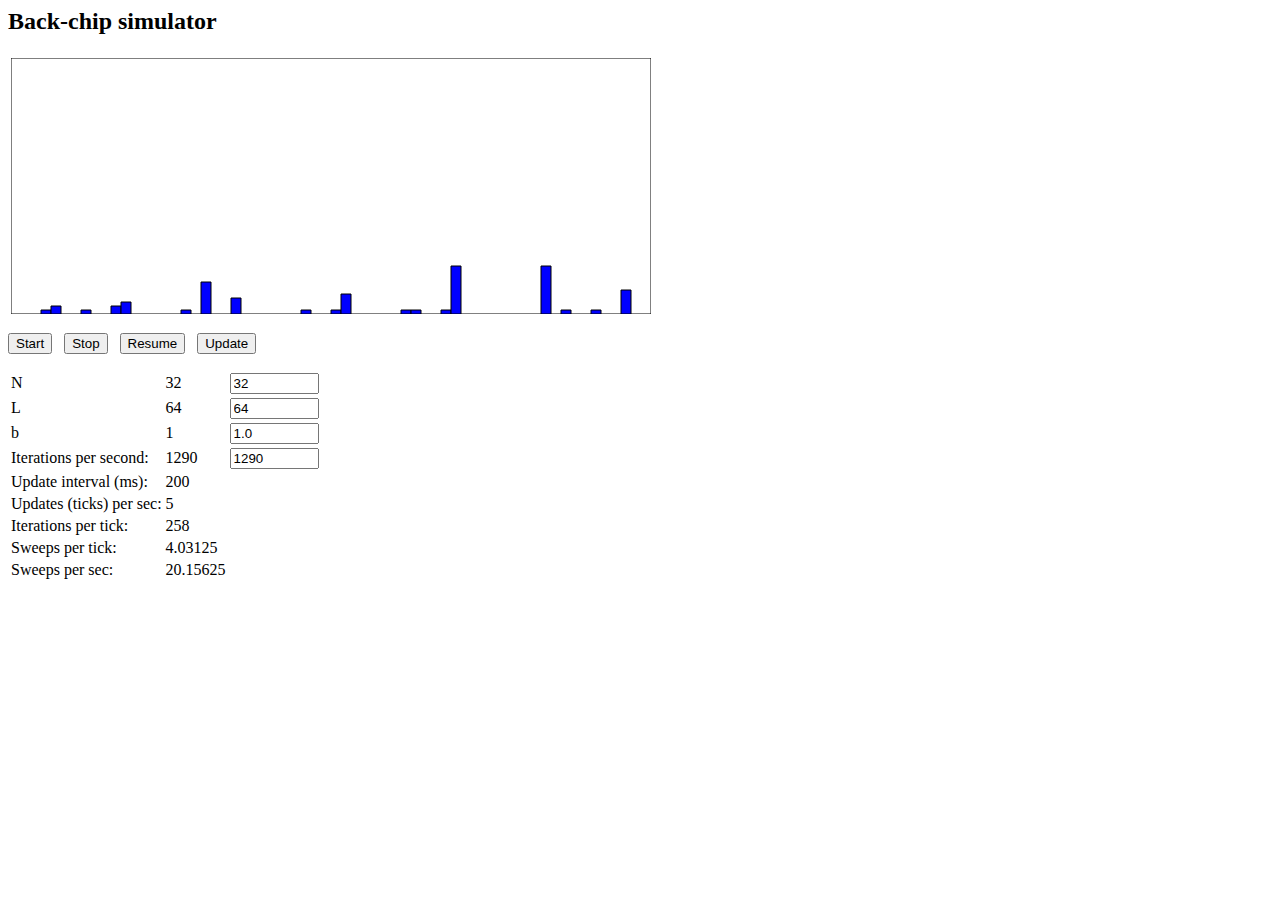
<file: backchip/bcsim.html>
<html>
<head>
<meta name="Author" content="Justin Whitehouse">

<script type="text/javascript" src="./bc.js"> </script>

<!-- empty style. use stylesheet later. -->
<style></style>

<!-- script to run bc sim and animate it: -->

<script>

	var BC;

	var drawing;
	var timer;

	// constants

	var DEFAULT_a = 1;
	var DEFAULT_alpha = 1.0;

  var DEFAULT_L = 64;
  var DEFAULT_N = 32;
  var DEFAULT_b = 1.0;

	// input boxes

	var new_L;
	var new_N;
	var new_b;
	var new_iters_per_sec;

	// current values

	var current_L;
	var current_N;
	var current_b;

	var current_iters_per_sec;
  var current_update_interval;
  var current_updates_per_sec;
  var current_iters_per_tick;

  var current_sweeps_per_tick; // sweeps = iters/L
  var current_sweeps_per_sec;

  // numbers

  var update_interval = 200; // millis -> 200 = 0.2 seconds.
  var updates_per_sec = 1000/update_interval;

	// -----------------------------------------------------------------------
  // START
  // -----------------------------------------------------------------------
  function OnStart()
  {
  	// GET ELEMENTS

   	// -- drawing --
   	drawing = document.getElementById("drawing");

   	// -- input --
   	new_L = document.getElementById("new_L");
   	new_N = document.getElementById("new_N");
   	new_b = document.getElementById("new_b");
   	new_iters_per_sec = document.getElementById("new_iters_per_sec");

   	// -- display --
   	current_L = document.getElementById("current_L");
   	current_N = document.getElementById("current_N");
   	current_b = document.getElementById("current_b");
   	current_iters_per_sec = document.getElementById("current_iters_per_sec");
    current_update_interval = document.getElementById("current_update_interval");
    current_updates_per_sec = document.getElementById("current_updates_per_sec");
    current_iters_per_tick = document.getElementById("current_iters_per_tick");
    current_sweeps_per_tick = document.getElementById("current_sweeps_per_tick");
    current_sweeps_per_sec = document.getElementById("current_sweeps_per_sec");

    // -- initialise values --
    new_L.innerHTML = DEFAULT_L;
    new_N.innerHTML = DEFAULT_N;
    new_b.innerHTML = DEFAULT_b;
    current_L.innerHTML = DEFAULT_L;
    current_N.innerHTML = DEFAULT_N;
    current_b.innerHTML = DEFAULT_b;
    current_update_interval.innerHTML = update_interval;
    current_updates_per_sec.innerHTML = updates_per_sec;

    // debug
    BC = null;

  	// ANIMATE
  	StartAnimation();
  }
  
  // -----------------------------------------------------------------------
  // START
  // -----------------------------------------------------------------------
  function StartAnimation()
  {
  	// reset the timer
  	StopAnimation();

  	// parse parameters
  	var initial_L = parseInt(new_L.value);
    var initial_N = parseFloat(new_N.value);
    var initial_b = parseFloat(new_b.value);
    var initial_ips = parseInt(new_iters_per_sec.value);

    // update display
    current_L.innerHTML = initial_L;
    current_N.innerHTML = initial_N;
    current_b.innerHTML = initial_b;

    current_iters_per_sec.innerHTML = initial_ips;

    // initialise simulation
    try
    {
     	BC = new BCsim(initial_L, initial_L, initial_b, DEFAULT_a, DEFAULT_alpha);
    }
    catch(ex)
    {
      alert("Exception " + ex.stack);
      throw ex;
    }

    // draw
    BC.Draw(drawing);

    ApplySettings();

    timer = setInterval(Animate, update_interval);
  }
  
  // -----------------------------------------------------------------------
  // Stop (or pause)
  // -----------------------------------------------------------------------
  function StopAnimation()
  {
    clearInterval(timer);
    timer = null;
  }
  
  // -----------------------------------------------------------------------
  // Resume
  // -----------------------------------------------------------------------
  function ResumeAnimation()
  {
    if(timer == null)
    {
      timer = setInterval(Animate, update_interval);
    }
  }
  
  // -----------------------------------------------------------------------
  // Apply Settings
  // -----------------------------------------------------------------------  
  function ApplySettings()
  {
  	var apply_b = parseFloat(new_b.value);
    var apply_ips = parseInt (new_iters_per_sec.value);

    try
    {
     	BC.setb(apply_b);
    }
    catch(ex)
    {
     	alert("Exception " + ex.stack);
      raise(ex);
    }

    current_b.innerHTML = BC.getb();
    current_iters_per_sec.innerHTML = apply_ips;

    iters_per_tick = apply_ips / updates_per_sec;
    if(iters_per_tick < 1)
    {
     	iters_per_tick = 1;
    }

    current_iters_per_tick.innerHTML = iters_per_tick;
    current_sweeps_per_tick.innerHTML = iters_per_tick/BC.getL();
    current_sweeps_per_sec.innerHTML = iters_per_tick*updates_per_sec/BC.getL();
  }
  
  // -----------------------------------------------------------------------
  // ANIMATE
  // -----------------------------------------------------------------------
  function Animate() 
  {

  	try
   	{
   		BC.DoIterations(iters_per_tick);
   		BC.Draw(drawing);
   	}
    catch(ex)
    {
      StopAnimation();
      alert ("Exception " + ex.stack);
    }
  }

</script>

<title>Back-chip simulator</title>

</head>

<body onload="OnStart()">

<h2>Back-chip simulator</h2>

 <!-- DRAWING -->
 <table>
  <tr>
   <td id="drawing">MI drawing here</td>
  </tr>
 </table>
 
 <!-- BUTTONS -->
 <p>
 <button onclick="StartAnimation();">Start</button> &nbsp
 <button onclick="StopAnimation();">Stop</button> &nbsp
 <button onclick="ResumeAnimation();">Resume</button> &nbsp
 <button onclick="ApplySettings();">Update</button> &nbsp
 </p>

 <!-- SETTINGS -->
 <table>

 <!-- NOTE TO SELF:
      default values when page is loaded are set from here and not from the javascript above
 -->
 <tr>
  <td> N </td>
  <td><span id="current_N"/></td>
  <td> <input type="text" size="8" value="32" id="new_N"> </input>
 </tr>

 <tr>
  <td> L </td>
  <td><span id="current_L"/>default</td>
  <td> <input type="text" size="8" value="64" id="new_L"> </input>
 </tr>

 <tr>
  <td> b </td>
  <td><span id="current_b"/></td>
  <td> <input type="text" size="8" value="1.0" id="new_b"> </input>
 </tr>

 <tr>
  <td> Iterations per second:  </td>
  <td><span id="current_iters_per_sec"/>default</td>
  <td> <input type="text" size="8" value="1290" id="new_iters_per_sec"> </input>
 </tr>

 <tr>
  <td> Update interval (ms):  </td>
  <td><span id="current_update_interval"/>default</td>
  <td></td>
 </tr>

 <tr>
  <td> Updates (ticks) per sec:  </td>
  <td><span id="current_updates_per_sec"/>default</td>
  <td></td>
 </tr>

 <tr>
  <td> Iterations per tick:  </td>
  <td><span id="current_iters_per_tick"/>default</td>
  <td></td>
 </tr>

 <tr>
  <td> Sweeps per tick:  </td>
  <td><span id="current_sweeps_per_tick"/>default</td>
  <td></td>
 </tr>

 <tr>
  <td> Sweeps per sec:  </td>
  <td><span id="current_sweeps_per_sec"/>default</td>
  <td></td>
 </tr>
</table>

</body>

</html>
</file>
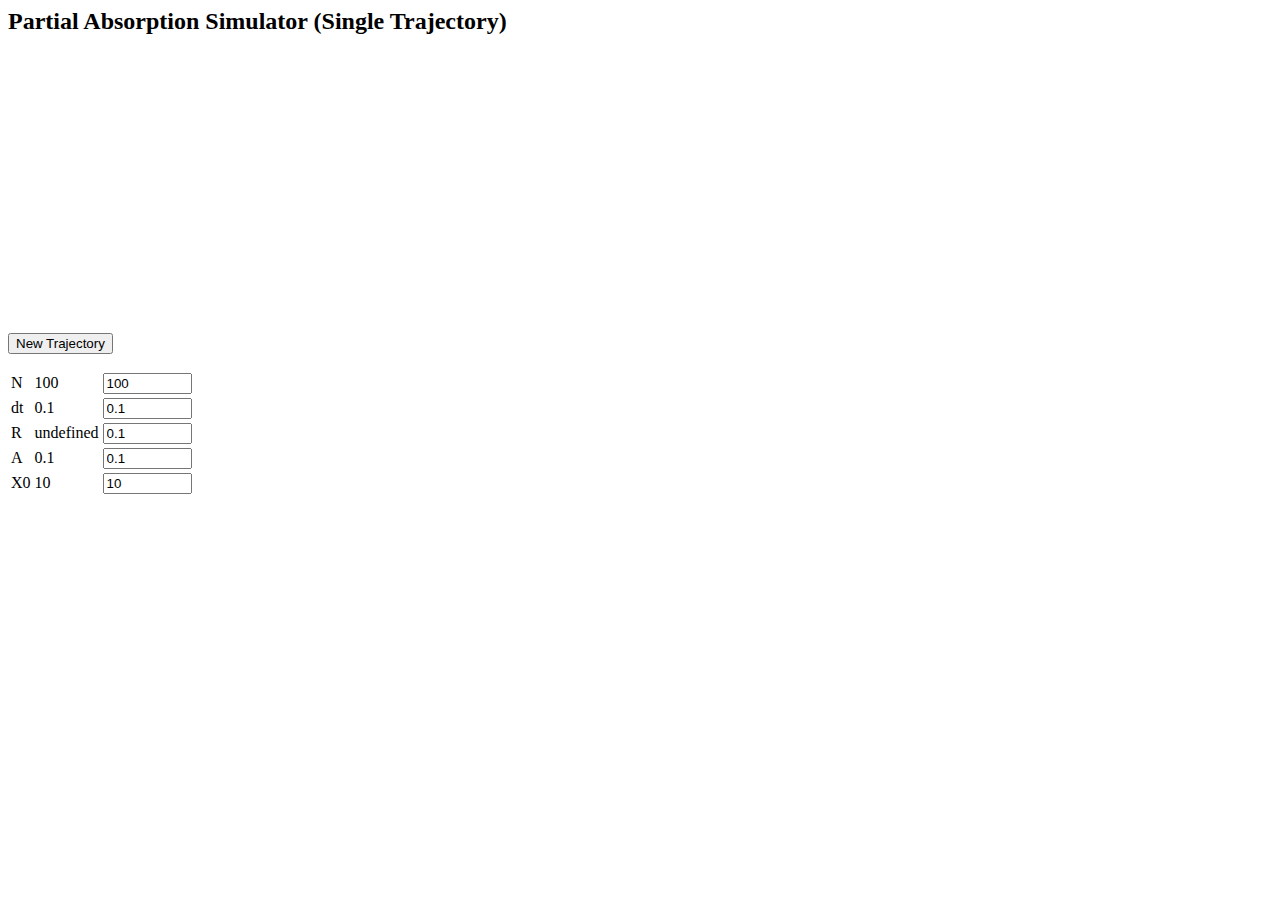
<file: partabs/partabs.html>
<html>
<head>
	<meta name="author" content="Justin Whitehouse">

	<!-- empty style. use stylesheet later. -->
	<style></style>

	<!-- script to run partabs and draw it: -->
	<script>

	console.log("DEBUG: 1st! Math.random(): " + Math.random());

	// -----------------------------------------------------------------------
 	// VARIABLES
  	// -----------------------------------------------------------------------
  	var dt;                      // time interval
  	var root_dt = Math.sqrt(dt);
  	var N;                       // number of time steps
  	var T = dt * N;

  	var sigma = 1;               // standard deviation of the increments
  	var mu = 0;                  // mean of the increments

  	var R;                       // resetting rate
  	var A;                       // absorption probability
  	var X0;                      // initial position
  	var XR = X0;                 // resetting position (set X0=XR)
  	var D = sigma * sigma;       // diffusion constant - not going to use this! (for now)

  	var isAbsorbed = false;      // indicate whether absorption occurred

  	var t_coords = new Array(1); // t-coordinate array
  	var X_coords = new Array(1); // X-coordinate array

  	var X_max;
  	var X_min;

  	var EMPTY_T = 100;
  	var EMPTY_X_min = -40;
  	var EMPTY_X_max = 40;

  	// html interface

  	var new_dt;
  	var new_N;
  	var new_A;
  	var new_R;
  	var new_X0;

  	var current_dt;
  	var current_N;
  	var current_A;
  	var current_R;
  	var current_X0;

  	var drawing;
  	
  	// -----------------------------------------------------------------------
 	// Initialisation
  	// -----------------------------------------------------------------------
  	function initialiseInterface()
  	{
  		new_dt = document.getElementById("new_dt");
  		new_N  = document.getElementById("new_N");
	  	new_A  = document.getElementById("new_A");
  		new_R  = document.getElementById("new_R");
  		new_X0 = document.getElementById("new_X0");

  		current_dt = document.getElementById("current_dt");
  		current_N  = document.getElementById("current_N");
  		current_A  = document.getElementById("current_A");
  		current_R  = document.getElementById("current_R");
  		current_X0 = document.getElementById("current_X0");

  		drawing = document.getElementById("drawing");
  	}
	// -----------------------------------------------------------------------
 	// SET/GET: Special Cases
  	// -----------------------------------------------------------------------
  	function setdt(dt_new)
  	{
  		if(dt_new > 0.0)
  		{
  			dt = dt_new;
  			root_dt = Math.sqrt(dt);
  			T = N * dt;
  		}
  		else
  		{
  			badParam("dt", dt_new);
  		}
  	}
  	function setN(N_new)
  	{
  		if(N_new >= 1)
  		{
  			N = N_new;
  			T = N * dt;
  		}
  		else
  		{
  			barParam("N", N_new);
  		}
  	}
  	function setX0(X0_new)
  	{
  		X0 = X0_new;
  		XR = X0;
  	}
  	function setXR(XR_new)
  	{
  		XR = XR_new;
  		X0 = XR;
  	}
  	function setsigma(new_sigma)
  	{
  		if(sigma > 0)
  		{
  			sigma = new_sigma;
  			D = sigma * sigma;
  		}
  		else
  		{
  			badParam("sigma", sigma);
  		}
  	}
  	function setA(A_new)
  	{
  		if(A_new < 0 || A_new > 1)
  		{
  			badParam("A", A_new);
  		}
  		else
  		{
  			A = A_new;
  		}
  	}
  	function setR(R_new)
  	{
  		if(R_new < 0 || R_new > 1)
  		{
  			badParam("R", R_new);
  		}
  	}
  	// -- UTILITY --
  	function badParam(param_name, param_val)
  	{
  		var s = "Invalid parameter " + param_name + " (" + param_val.toString() + ")";
  		throw s;
  		console.log(s);
  	}
  	// -----------------------------------------------------------------------
 	// DRAW UTILITY
  	// -----------------------------------------------------------------------
  	LineToSVG = function (x1, y1, x2, y2, stroke)
	{
   		var svg = "<line ";
    	svg += " x1=\"" + x1 + "\"";
    	svg += " y1=\"" + y1 + "\"";
    	svg += " x2=\"" + x2 + "\"";
    	svg += " y2=\"" + y2 + "\"";
  		svg += " stroke=\"" + stroke + "\" stroke-width=\"1\" vector-effect=\"non-scaling-stroke\"";
    	svg += "/>\n";

    	return svg;
	}
	function EmptyDrawing()
	{
		var svg = "<svg xmlns=\"http://www.w3.org/2000/svg\" version=\"1.1\" width=\"640\" height=\"256\"";
		svg += "viewBox=\"0," + EMPTY_X_min + "," + EMPTY_T + "," + EMPTY_X_max - EMPTY_X_min + "\" preserveAspectRatio=\"none\">";

		// -- draw axes --

		// x-axis (t)
		svg += LineToSVG(0, 0, EMPTY_T, 0);
		// y-axis (X)
		svg += LineToSVG(0, EMPTY_X_min, 0, EMPTY_X_max);

		svg += "</svg>"
		return svg;
	}
	function Drawing()
	{
		var svg = "<svg xmlns=\"http://www.w3.org/2000/svg\" version=\"1.1\" width=\"640\" height=\"256\"";
		svg += "viewBox=\"0," + X_min + "," + T + "," + X_max - X_min + "\" preserveAspectRatio=\"none\">";

		// -- draw axes --

		// x-axis (t)
		svg += LineToSVG(0, 0, T, 0);
		// y-axis (X)
		svg += LineToSVG(0, X_min, 0, X_max);

		// -- draw trajectory -- 

		for(var i = 0; i < t_coords.length-1; i++)
		{
			svg += LineToSVG(t_coords[i], X_coords[i], t_coords[i+1], X_coords[i+1], "red");
		}

		svg += "</svg>"
		return svg;
	}
  	// -----------------------------------------------------------------------
 	// STOCHASTTIC PROCESS UTILITY
  	// -----------------------------------------------------------------------
  	function nextTwoNormRands()
  	{
  		var randPair = new Array(2);
  		
  		var urand1 = Math.random();
  		var urand2 = Math.random();

  		randPair[0] = Math.sqrt(-2*Math.log(urand1))*Math.cos(2*Math.PI*urand2);
  		randPair[1] = Math.sqrt(-2*Math.log(urand1))*Math.sin(2*Math.PI*urand2);

  		return randPair;
  	}
  	function dX(normrand)
  	{
  		return mu * dt + sigma * root_dt * normrand; 
  	}
  	function update_tX(t,X)
  	{
  		t_coords.push(t);
  		X_coords.push(X);
  	}
  	function resetCoordinates()
  	{
  		delete t_coords;
  		delete X_coords;

  		t_coords = new Array(1);
  		X_coords = new Array(1);
  	}
  	// -----------------------------------------------------------------------
 	// GENERATE STOCHASTIC PROCESS TRAJECTORY
  	// -----------------------------------------------------------------------
  	function generateTrajectory()
  	{
  		var t = 0;
  		var X = X0;

  		X_max = X;
  		X_min = X;

  		t_coords[0] = t;
  		X_coords[0] = X;

  		var sign_old = Math.sign(X);
  		var sign_new = sign_old;

  		var normrands;
  		var i = 1;

  		for(var i = 1; i < N+1; i++)
  		while( !isAbsorbed && i < N+1 )
  		{
  			if(i%2 === 1)
  			{
  				normrands = nextTwoNormRands();
  			}

  			if(Math.random() < R)
  			{
  				X = Math.sign(X)*XR;
  				update_tX(t,X);

  				if(X > X_max)
  				{
  					X_max = X;
  				}
  				else if(X < X_min)
  				{
  					X_min = X;
  				}
  			}

  			sign_old = Math.sign(X);

  			t += dt;
  			X += dX(normrands[i%2]);
  			update_tX(t,X);

  			if(X > X_max)
  			{
  				X_max = X;
  			}
  			else if(X < X_min)
  			{
  				X_min = X;
  			}

  			sign_new = Math.sign(X);

  			if(sign_old === -1 * sign_new)
  			{
  				if(Math.random() < A)
  				{
  					isAbsorbed = true;
  				}
  			}
  			
  			i += 1;
  		}

  	}
  	// -----------------------------------------------------------------------
 	// START
  	// -----------------------------------------------------------------------
  	function OnStart()
  	{

  		initialiseInterface();

  		// debug
  		console.log("DEBUG: new_dt:" + new_dt.toString());
  		console.log("DEBUG: new_dt.value:" + new_dt.value.toString());

  		// initialise

  		setdt(parseFloat(new_dt.value));
  		current_dt.innerHTML = dt;

  		setN(N = parseInt(new_N.value));
  		current_N.innerHTML = N;

  		setR(parseFloat(new_R.value));
  		current_R.innerHTML = R;

  		setA(parseFloat(new_A.value));
  		current_A.innerHTML = A;

  		setX0(parseFloat(new_X0.value));
  		current_X0.innerHTML = X0;

  		// set up view window
  		drawing.innerHTML = EmptyDrawing();

  		// debug:
  		console.log("DEBUG: Math.random(): " + Math.random());
  	}
  	function NewTrajectory()
  	{
  		generateTrajectory();
  		drawing.innerHTML = Drawing();
  	}
	</script>

<title>Partial Absorption Simulator</title>

</head>

<body onload="OnStart()">

<h2>Partial Absorption Simulator (Single Trajectory)</h2>

 <!-- DRAWING -->
 <table>
  <tr>
   <td id="drawing">Partial absorption drawing here</td>
  </tr>
 </table>
 
 <!-- BUTTONS -->
 <p>
 	<button onclick="NewTrajectory();">New Trajectory</button> &nbsp
 </p>

 <!-- SETTINGS -->
 <table>
 <tr>
  <td> N </td>
  <td><span id="current_N"/></td>
  <td><input type="text" size="8" value="100" id="new_N"></input></td>
 </tr>

 <tr>
  <td> dt </td>
  <td><span id="current_dt"/>default</td>
  <td><input type="text" size="8" value="0.1" id="new_dt"></input></td>
 </tr>

 <tr>
  <td> R </td>
  <td><span id="current_R"/></td>
  <td><input type="text" size="8" value="0.1" id="new_R"></input></td>
 </tr>

 <tr>
  <td> A </td>
  <td><span id="current_A"/>default</td>
  <td><input type="text" size="8" value="0.1" id="new_A"></input></td>
 </tr>

 <tr>
  <td> X0 </td>
  <td><span id="current_X0"/>default</td>
  <td><input type="text" size="8" value="10" id="new_X0"></input></td>
 </tr>
</table>

</body>

</html>
</file>
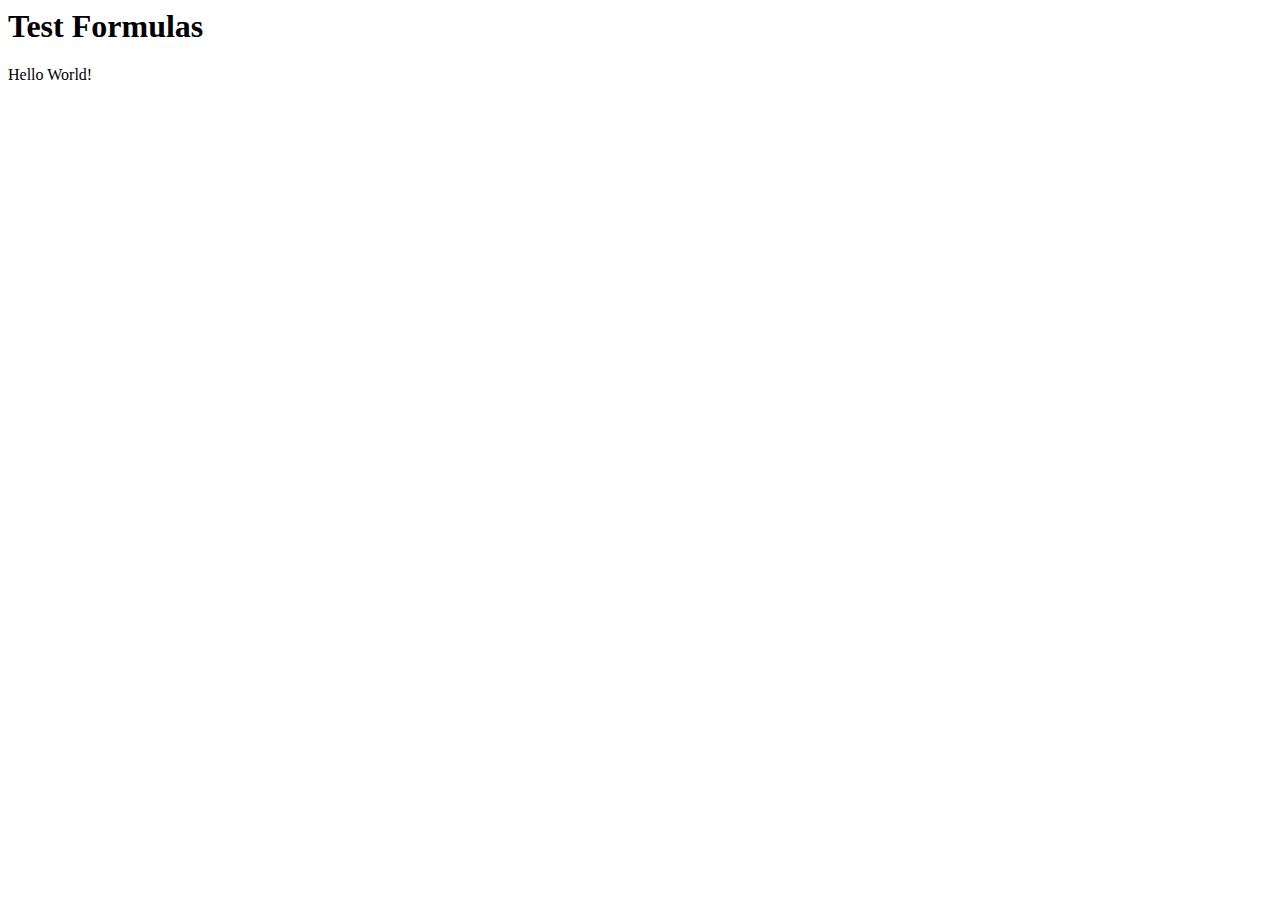
<file: test/formulas_test.html>
<html>
<head>
<meta name="Author" content="Justin Whitehouse">

<script type="text/javascript" src="../formulaquiz/formulas.js"> </script>

<!-- empty style. use stylesheet later. -->
<style></style>

<!-- here is script to run simulation and animate -->
<script>

    // debug

    function DEBUG()
    {
        alert("DEBUG: Hello World!");
    }

    // start

    function OnStart()
    {
        // do stuff
        var welcome = document.getElementById("welcome");
        welcome.innerHTML = "Welcome to the formulas test page!";
        testAll();
    }

    // run test

    function runTest(test)
    {
        if(test())
        {
            result = "pass";
        }
        else
        {
            result = "fail";
        }

        return tset.name + ": " + result;
    }

    // specific tests

    var test_F_GPE_init_01 = function()
    {
        if (   F_GPE.variable_map["E<sub>p</sub>"] === "Gravitational Potential Energy"
            && F_GPE.variable_map["m"] === "Mass"
            && F_GPE.variable_map["g"] === "Gravitational Acceleration"
            && F_GPE.variable_map["h"] === "Height"
            )
        {
            return true;
        }
        else
        {
            return false;
        }
    }
    var test_F_GPE_init_02 = function()
    {
        if( F_GPE.correct_formula === "E<sub>p</sub> = mgh"])
        {
            return true;
        }
        else
        {
            return false;
        }
    }

    // test all

    var TEST_LIST = [test_F_GPE_init_01,
                     test_F_GPE_init_02
                     ]

    var testAll = function()
    {
        test_results = document.getElementById("test_results");
        
        for (t in TEST_LIST)
        {
            test_resulst.innerHTML += "<li>"+runTest(t)+"</li>";
        }

    }

</script>

<title>Test Formulas</title>
</head>

<body onload="DEBUG();OnStart();">

<h1>Test Formulas</h1>
<p id="welcome">Hello World!</p>

<ol id="test_results">
</ol>

</body>

</html>
</file>
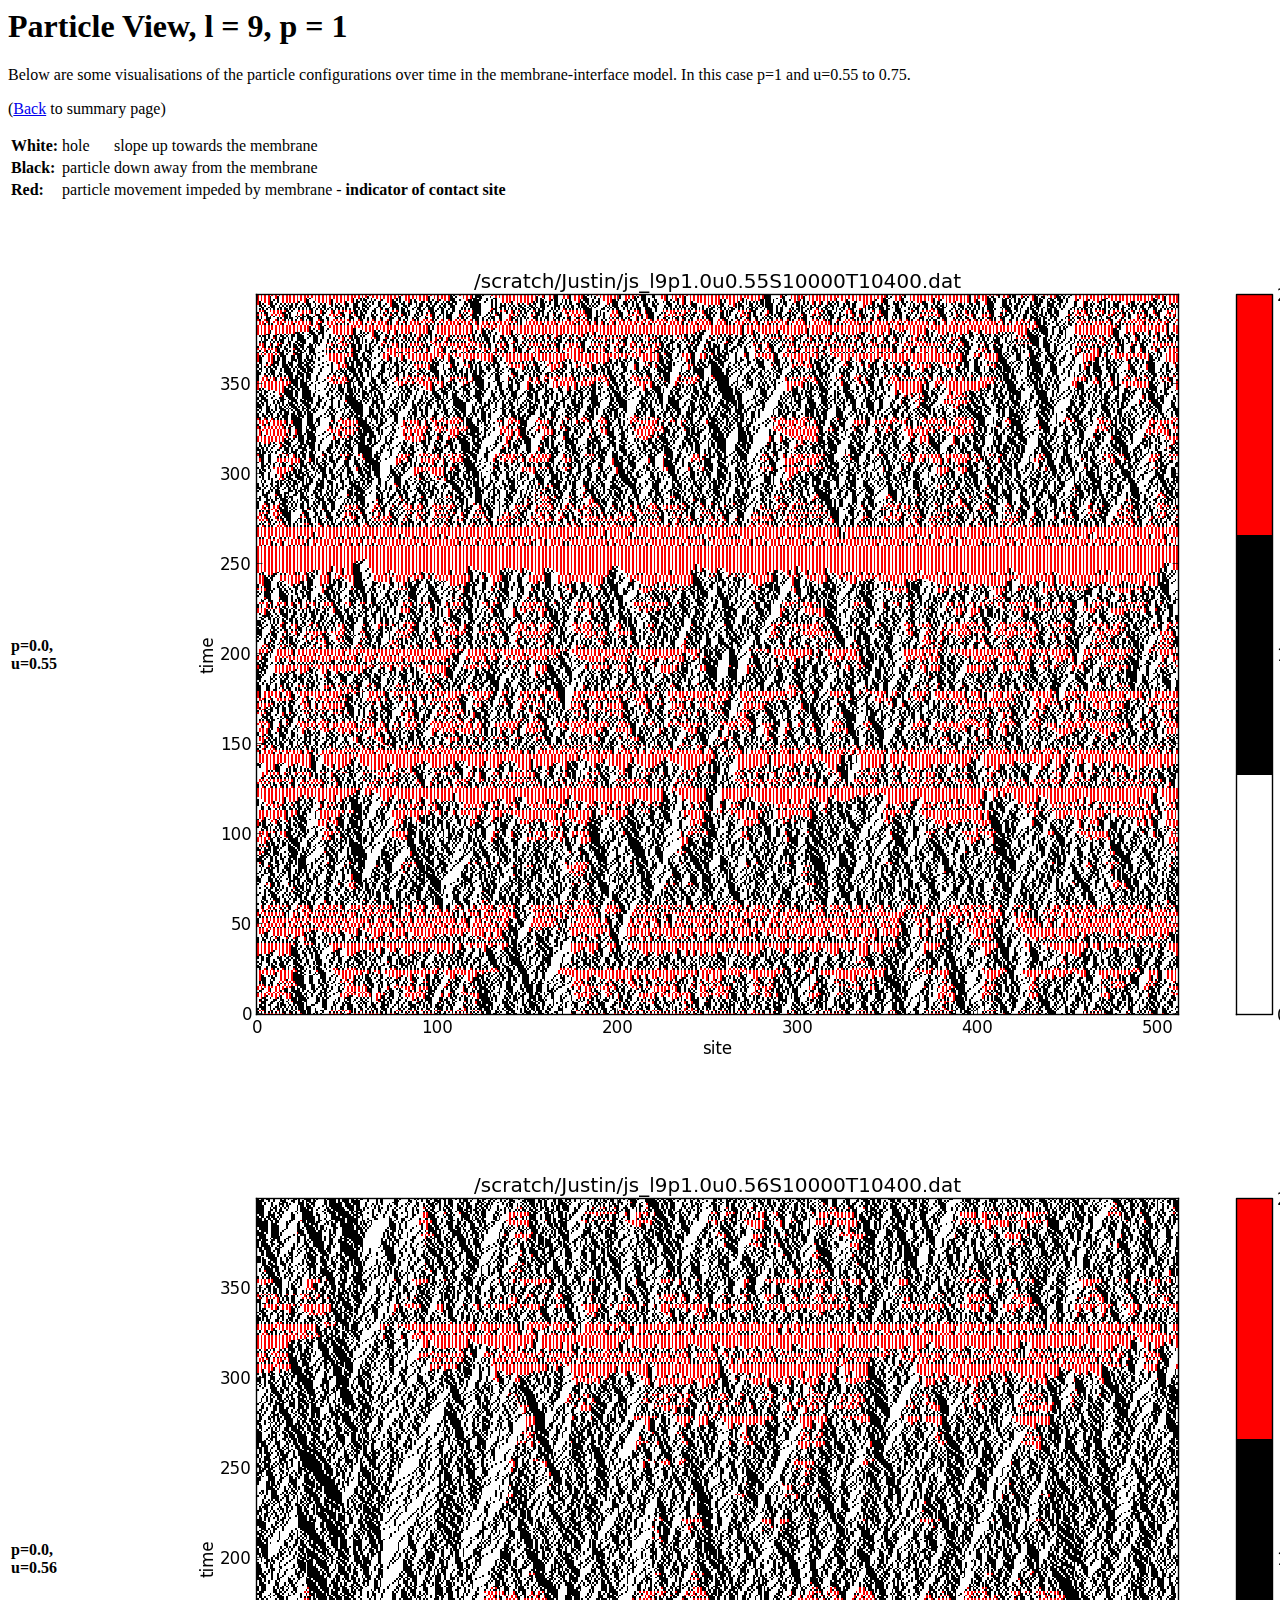
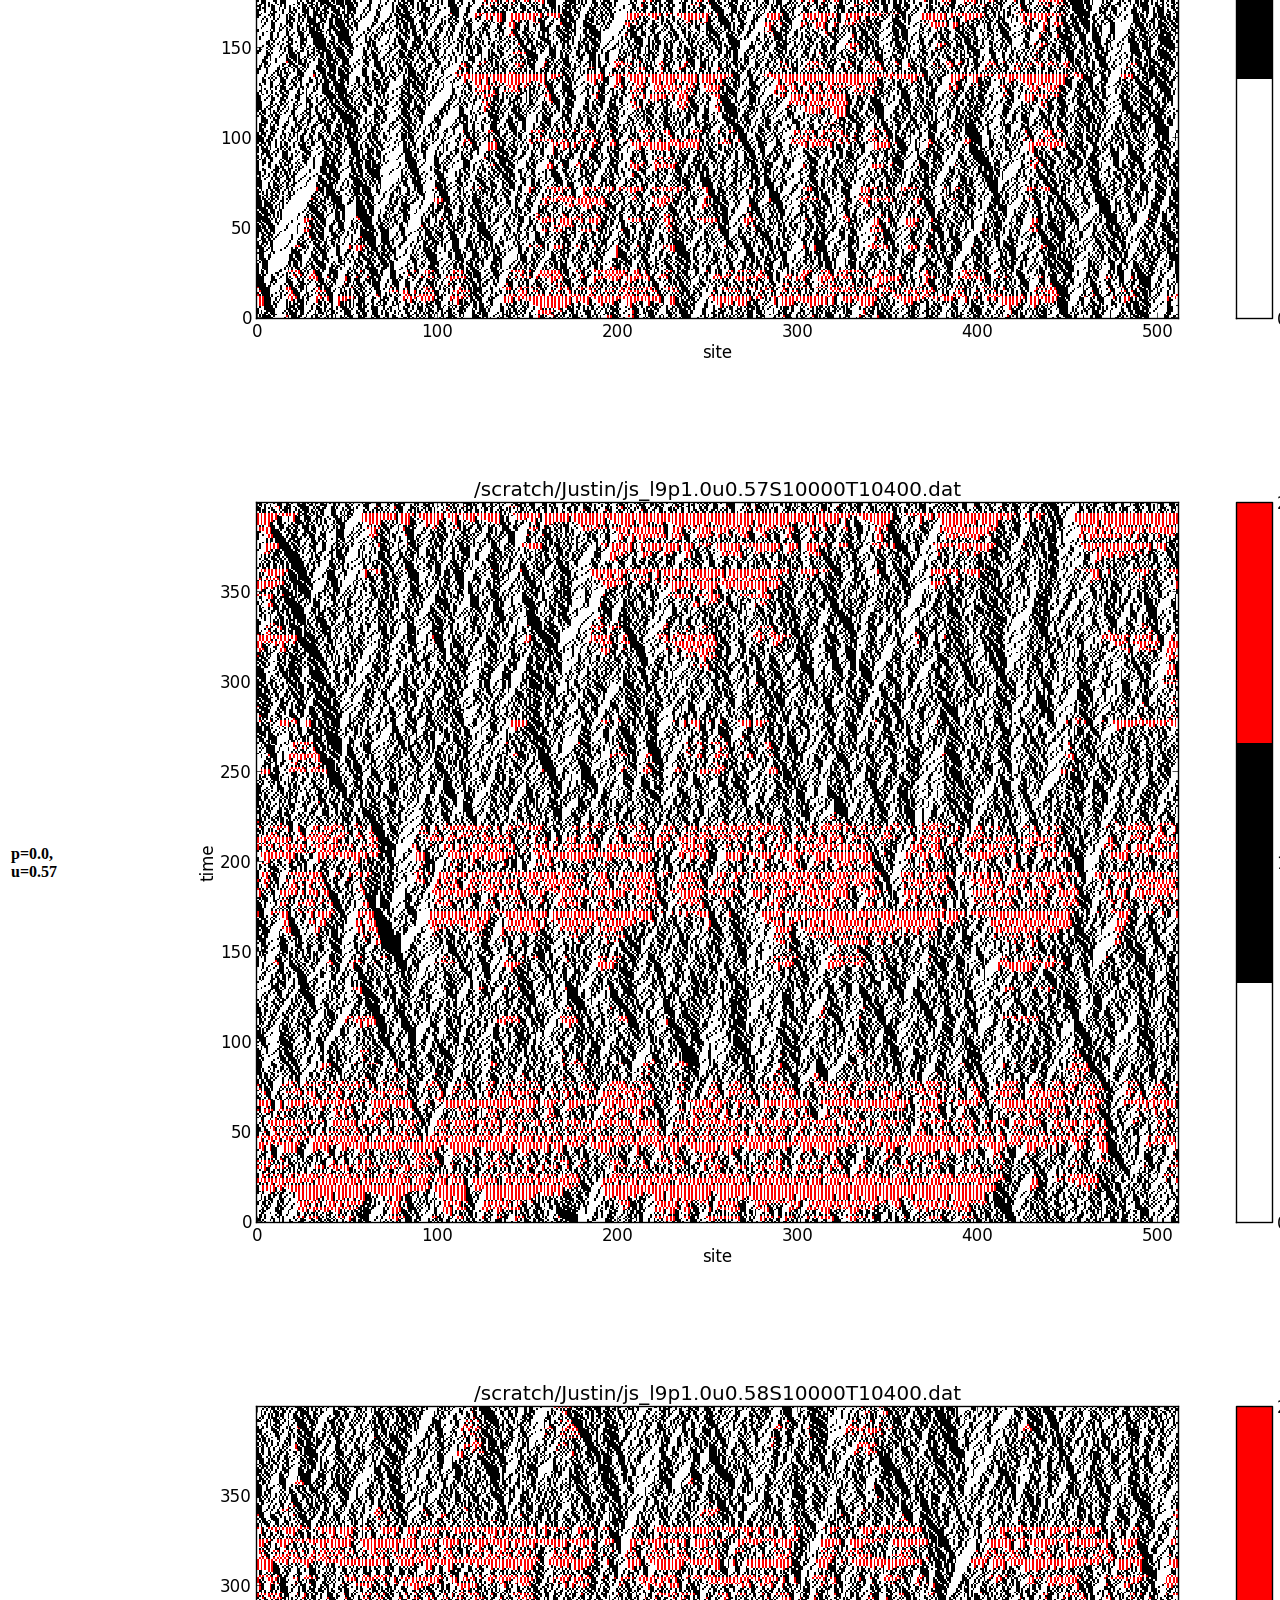
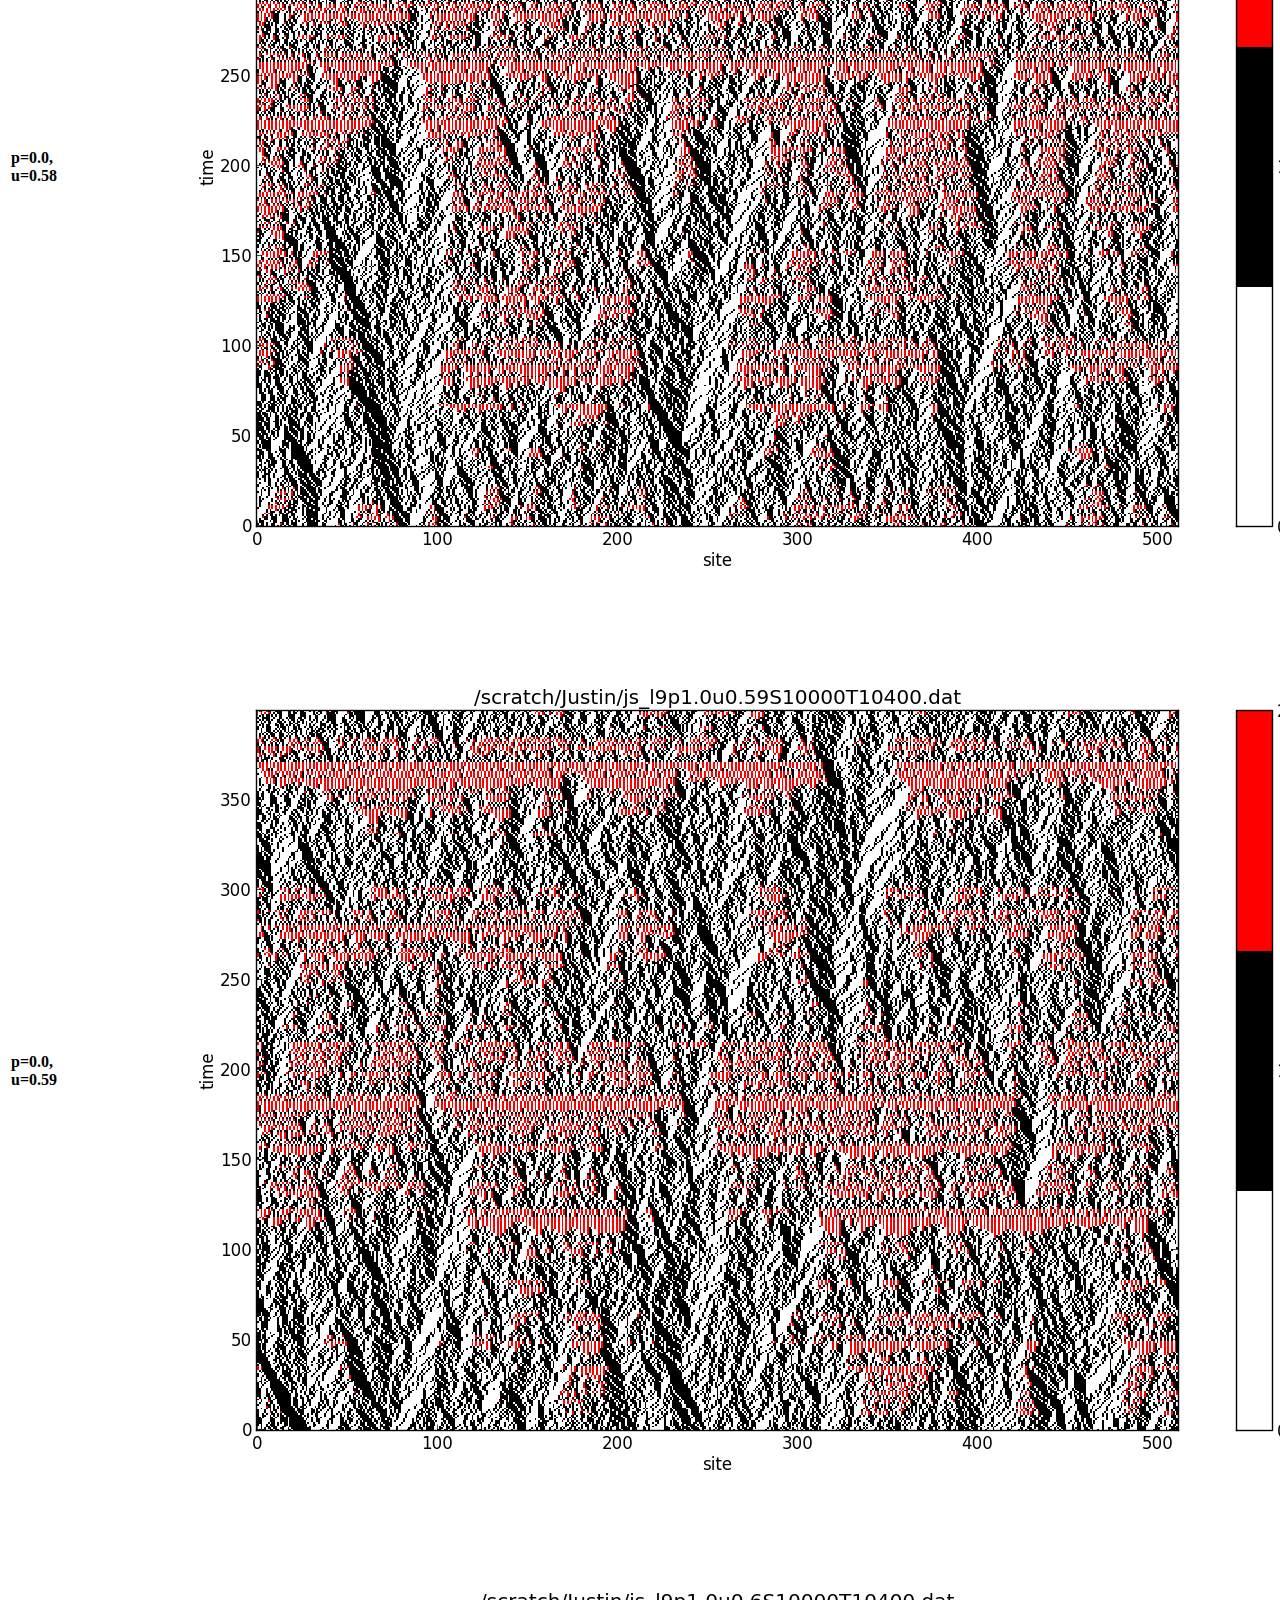
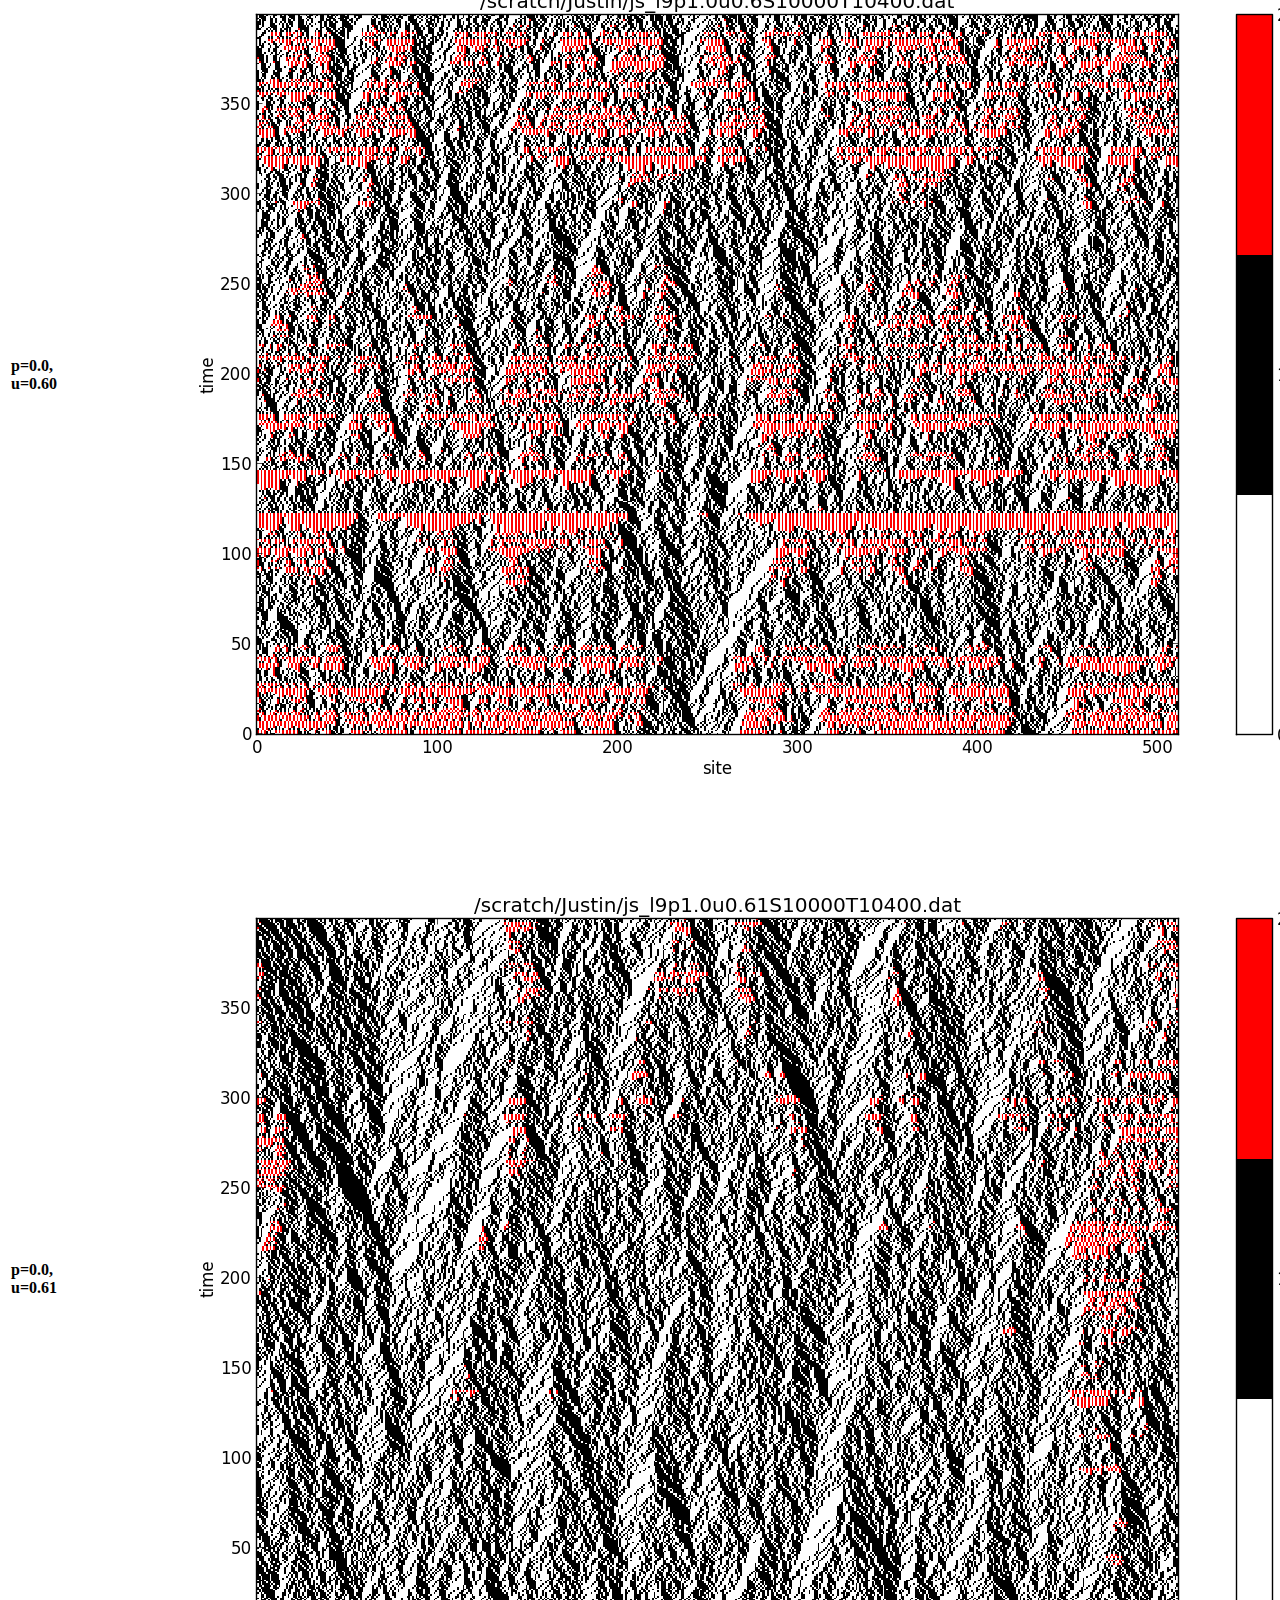
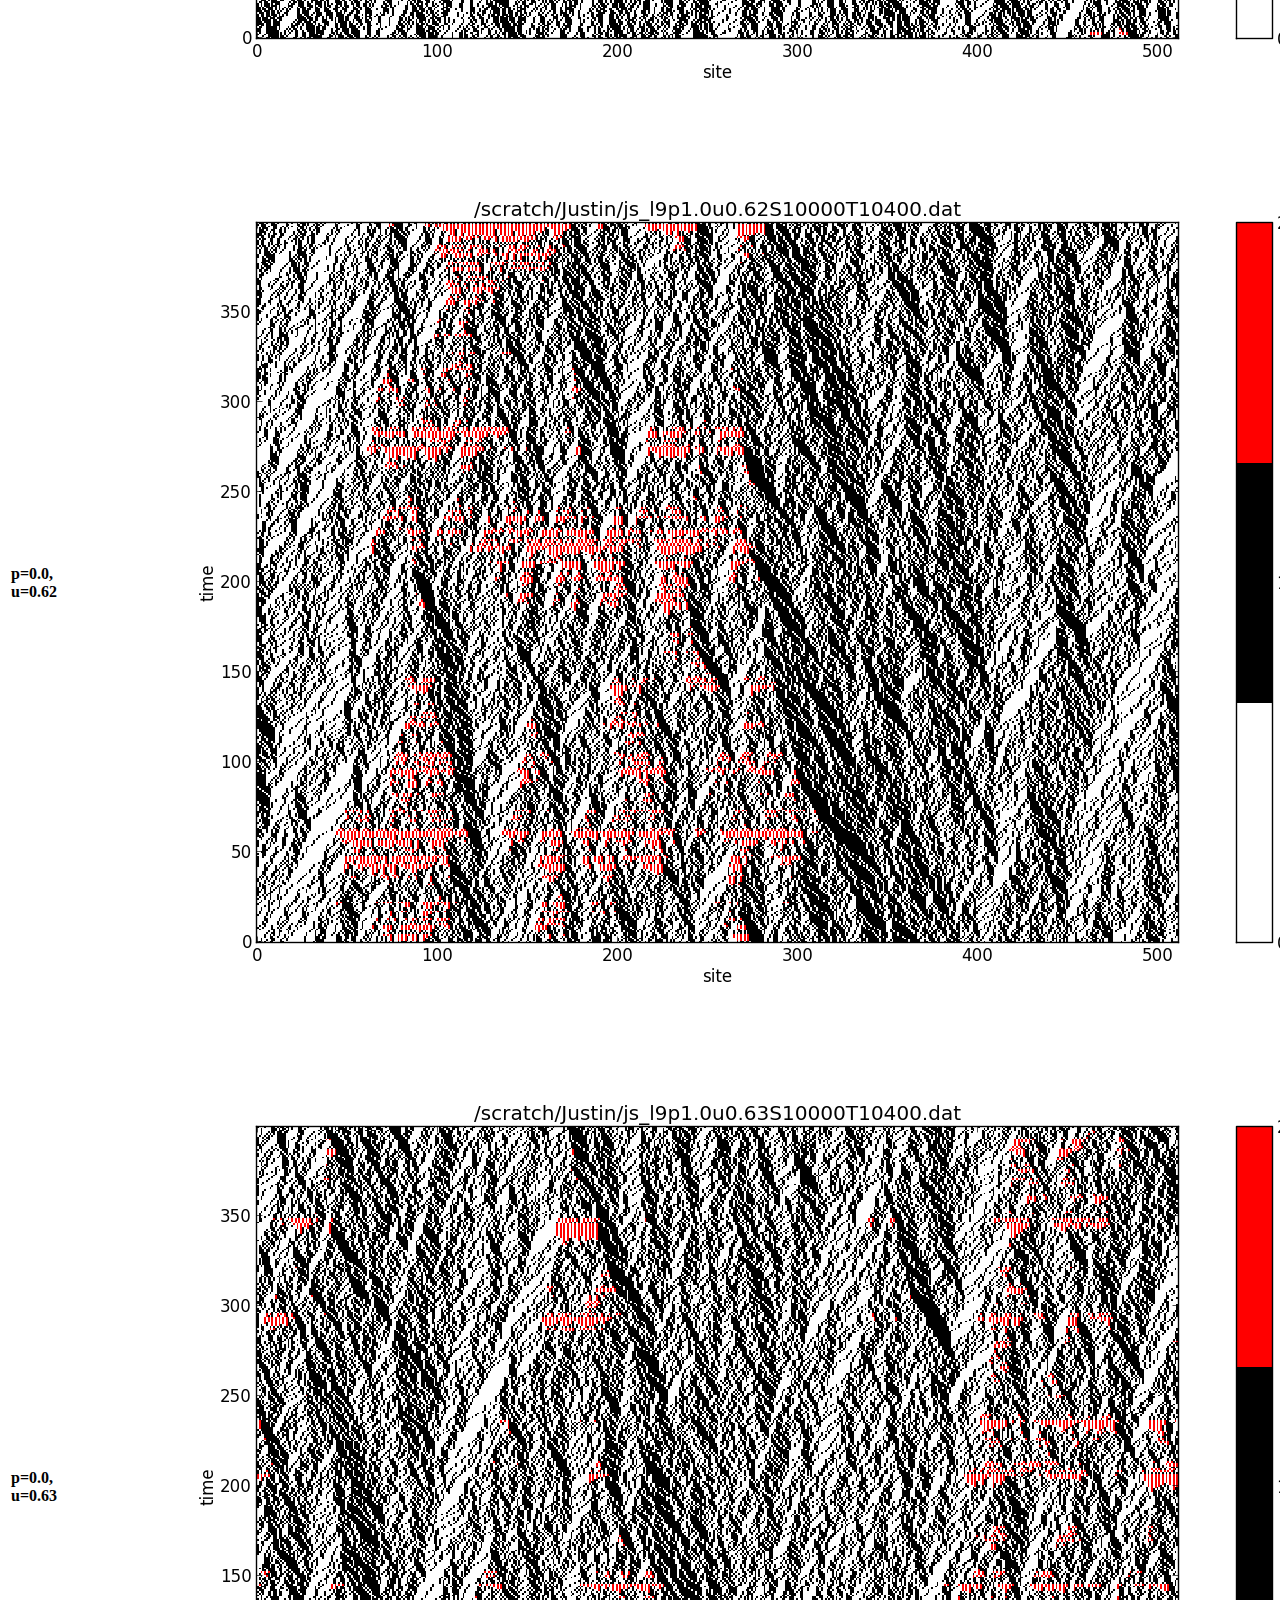
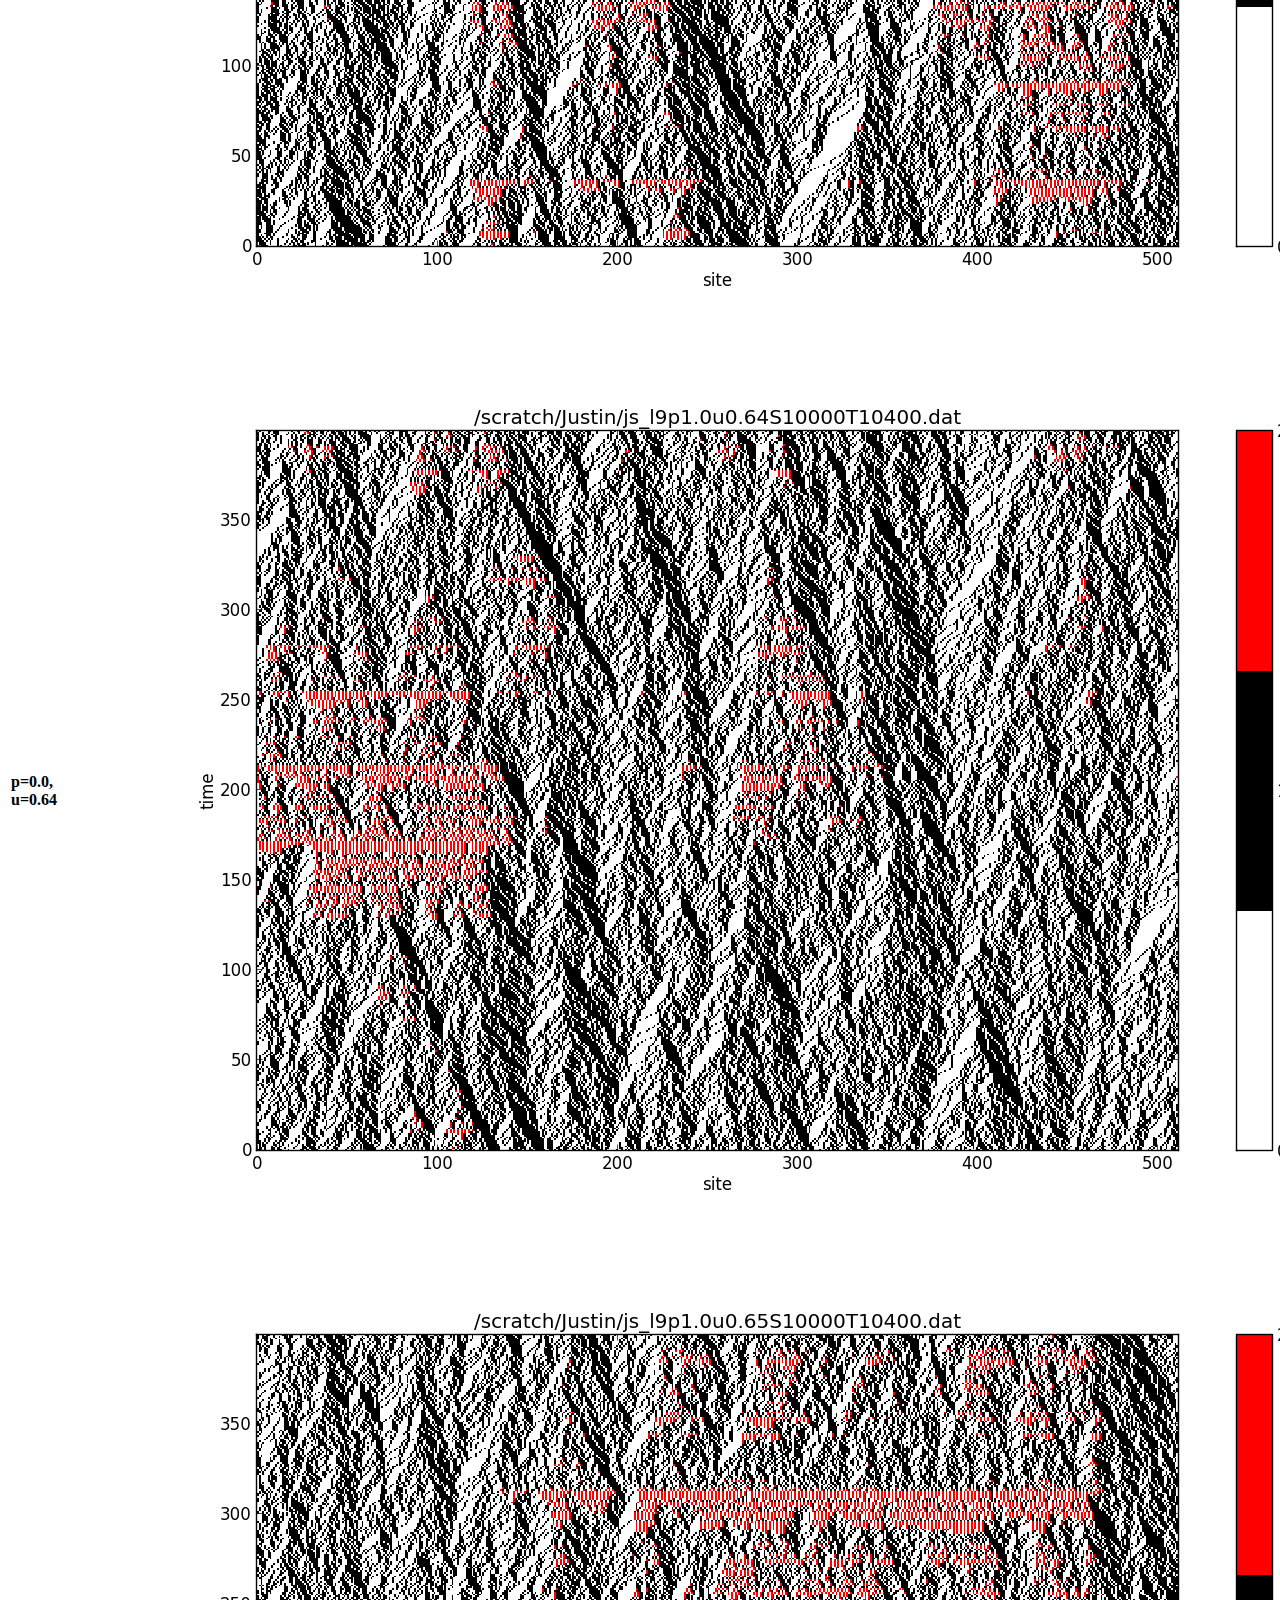
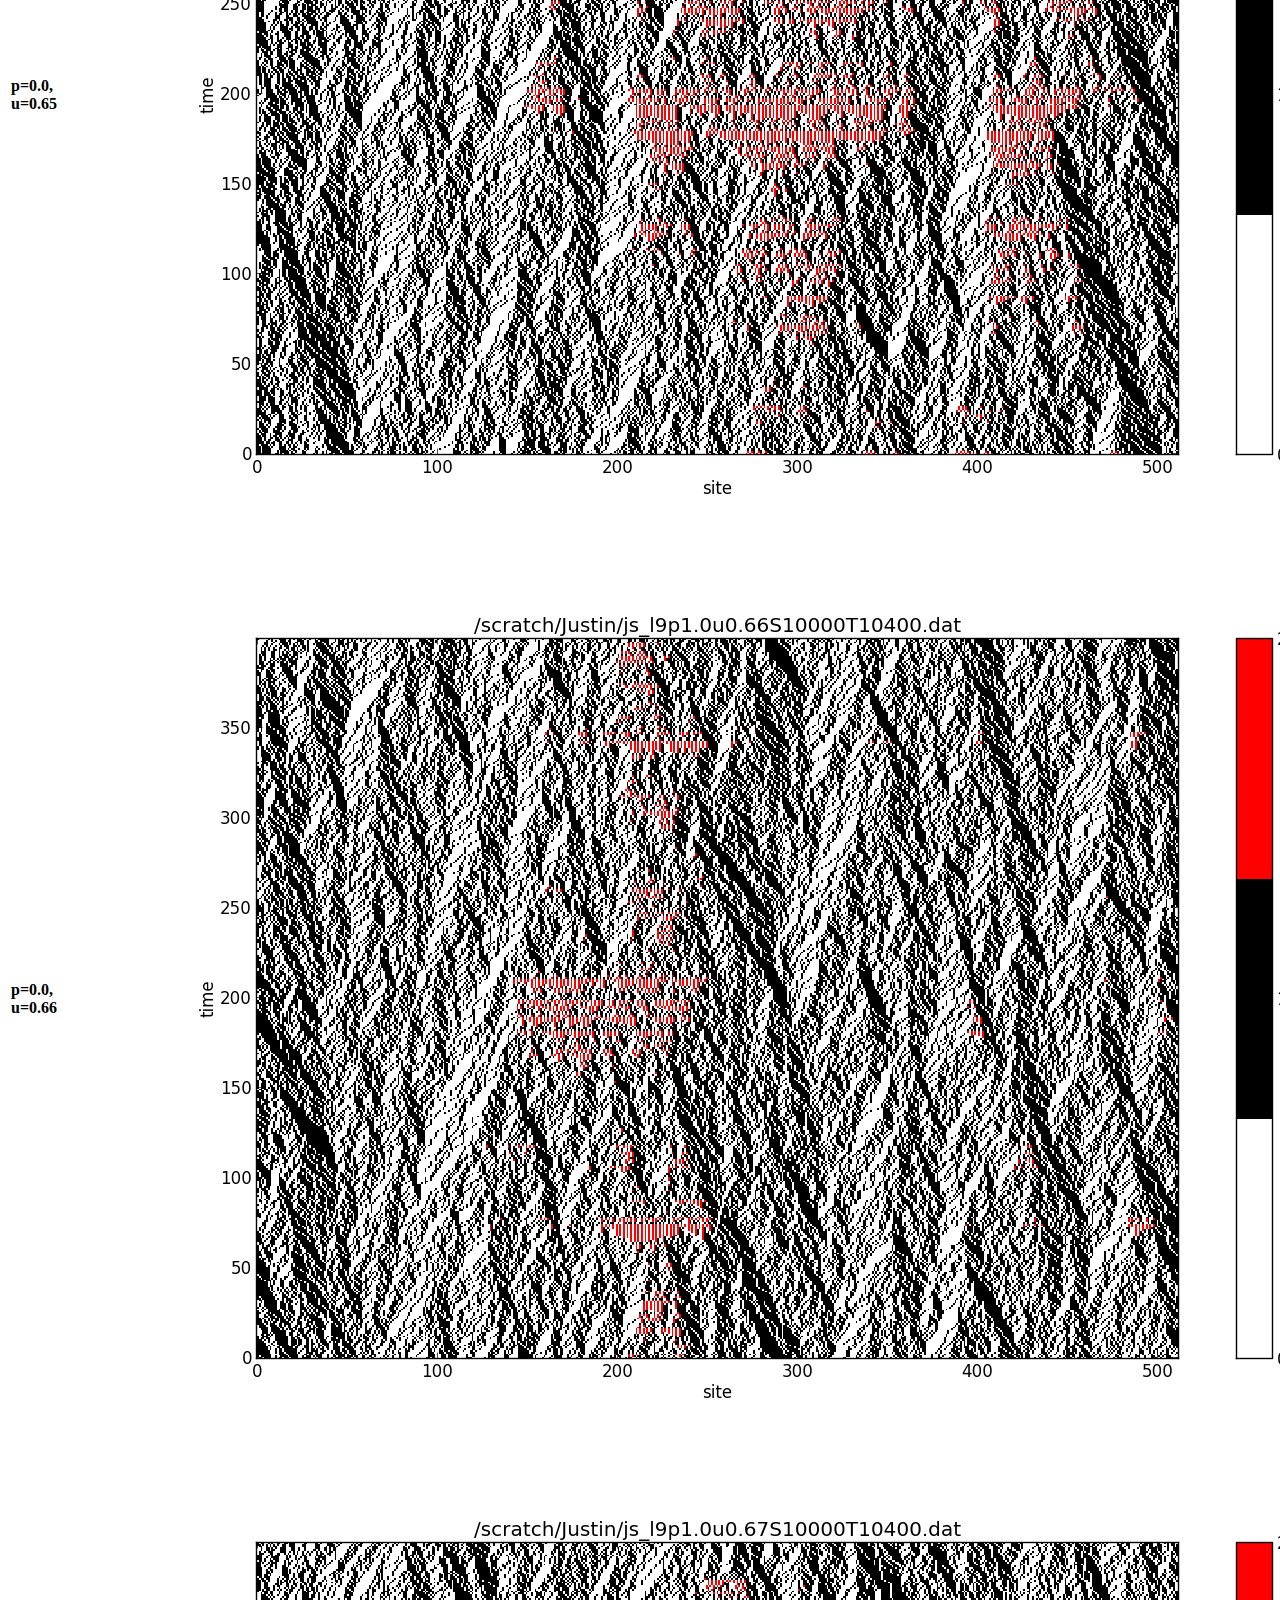
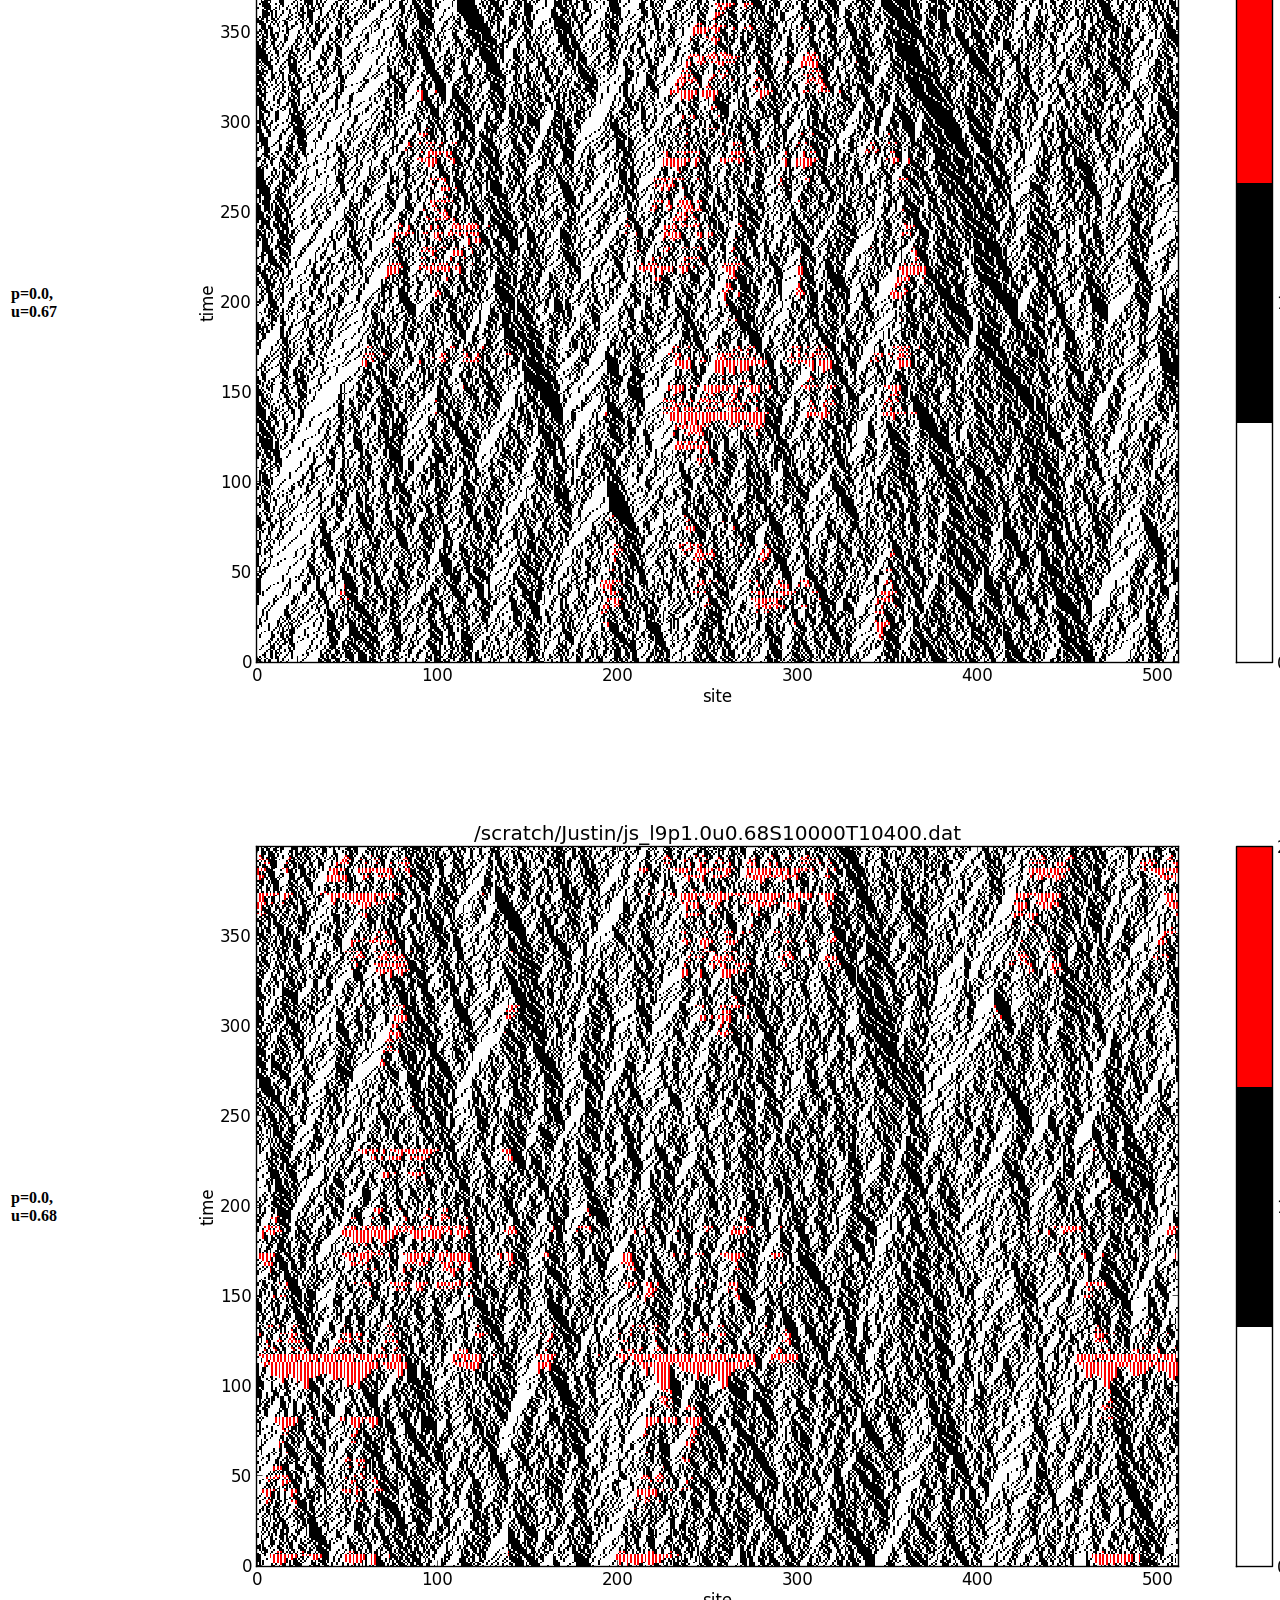
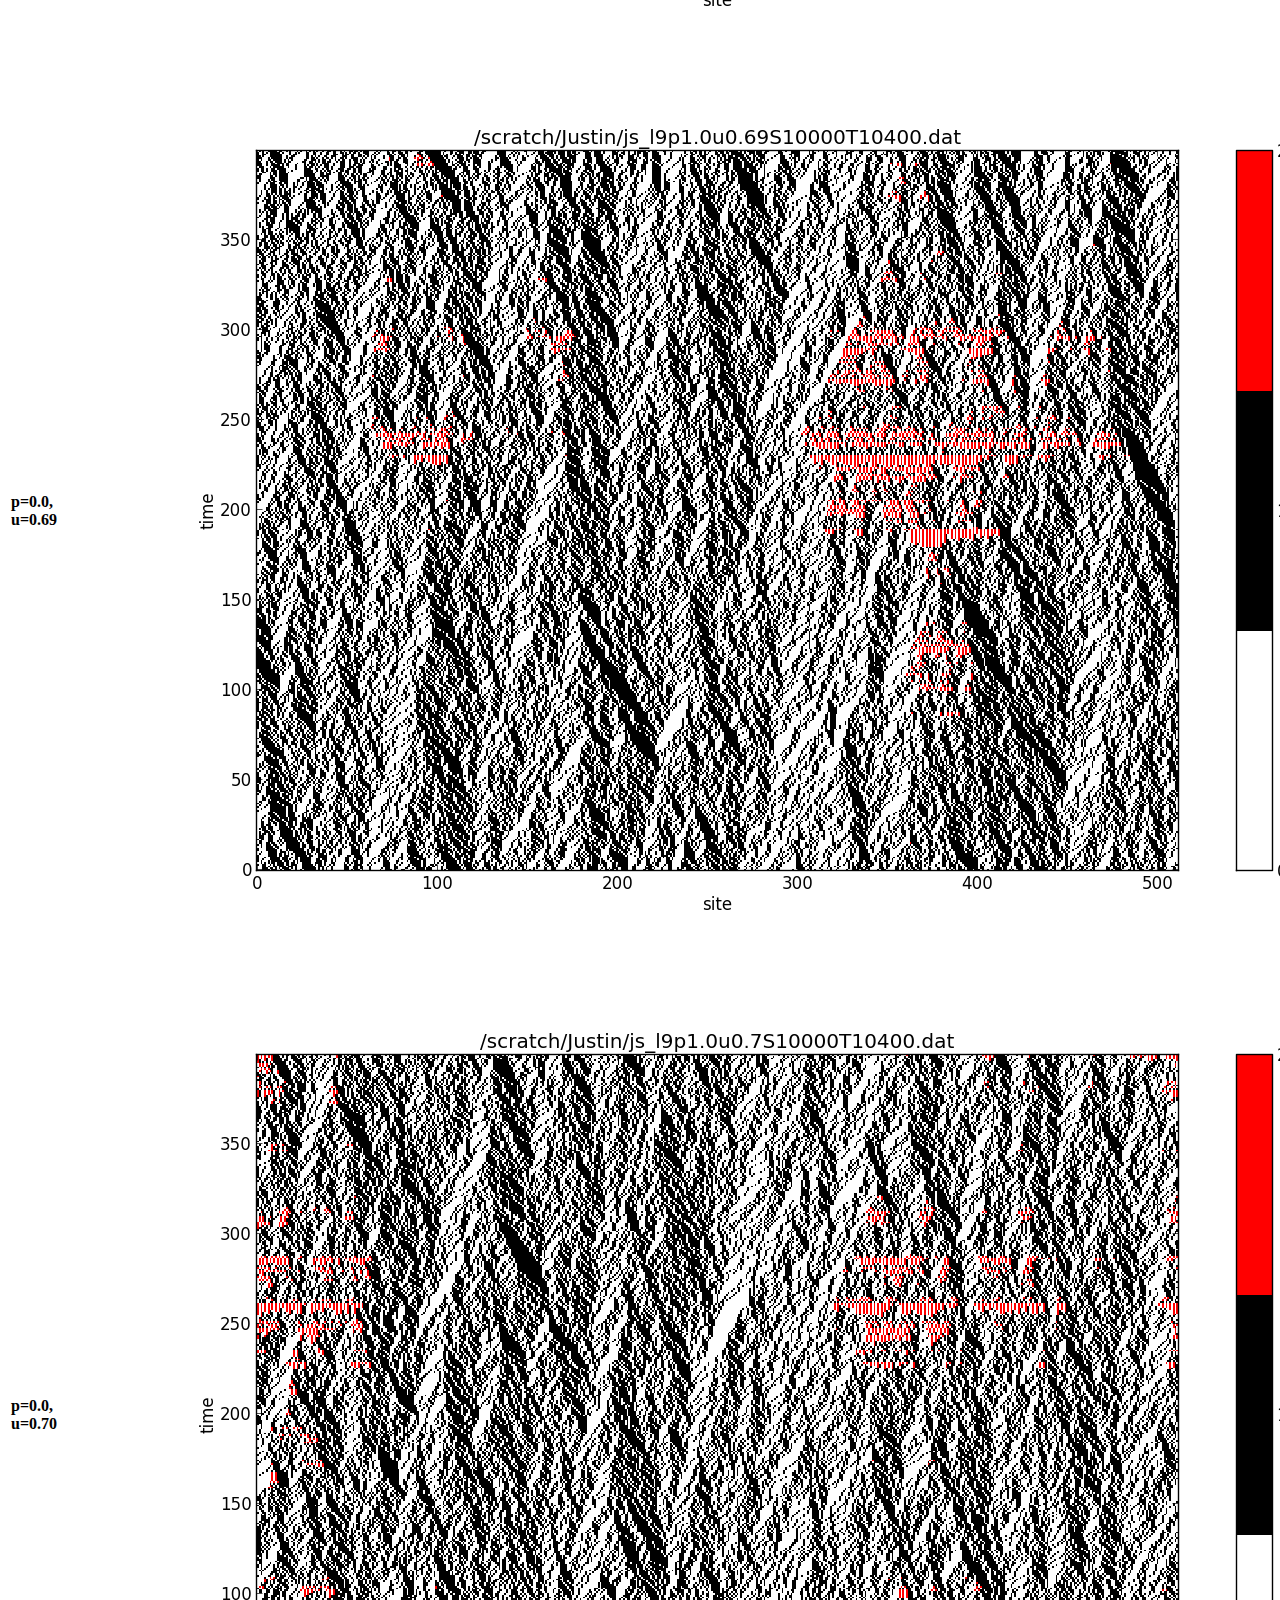
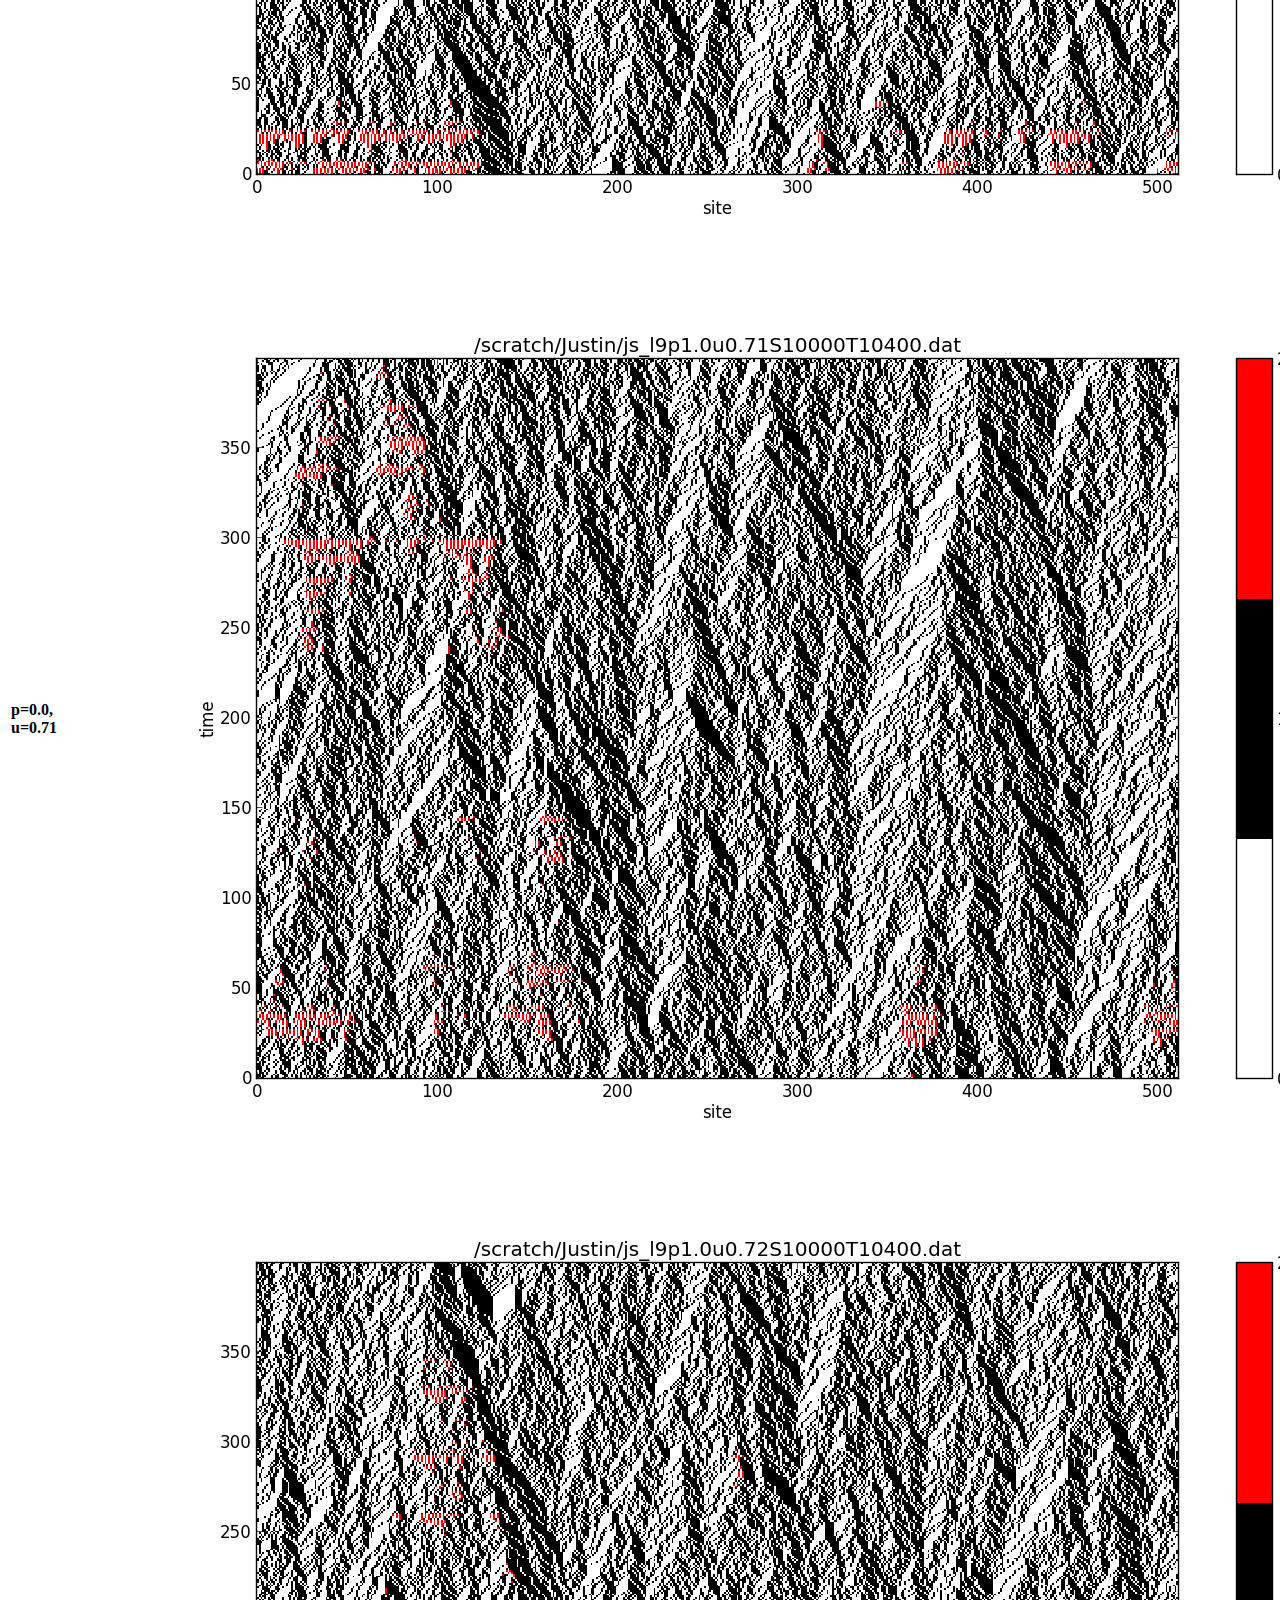
<file: memint/notes_2016/l9p1.html>
<html>
<head>
<meta name="Author" content="Justin Whitehouse">

<title>Membrane-Interface Simulator</title>
</head>

<body>

<h1>Particle View, l = 9, p = 1</h1>

<p>Below are some visualisations of the particle configurations over time in the membrane-interface model. In this case p=1 and u=0.55 to 0.75.
</p>

<p>(<a href="index.html">Back</a> to summary page)</p>

<table>
 <tr>
  <td><b>White:</b></td>
  <td>hole</td>
  <td>slope up towards the membrane</td>
 </tr>
 <tr>
  <td><b>Black:</b></td>
  <td>particle</td>
  <td>down away from the membrane</td>
 </tr>
 <tr>
  <td><b>Red:</b></td>
  <td>particle</td>
  <td>movement impeded by membrane - <b>indicator of contact site</b></td>
 </tr>
</table>

<table>

 <tr>
  <td><b>p=0.0, u=0.55</b></td>
  <td><img src="l9p1/js_l9p1.0u0.55S10000T10400.png"></td>
 </tr>

 <tr>
  <td><b>p=0.0, u=0.56</b></td>
  <td><img src="l9p1/js_l9p1.0u0.56S10000T10400.png"></td>
 </tr>

 <tr>
  <td><b>p=0.0, u=0.57</b></td>
  <td><img src="l9p1/js_l9p1.0u0.57S10000T10400.png"></td>
 </tr>

 <tr>
  <td><b>p=0.0, u=0.58</b></td>
  <td><img src="l9p1/js_l9p1.0u0.58S10000T10400.png"></td>
 </tr>

 <tr>
  <td><b>p=0.0, u=0.59</b></td>
  <td><img src="l9p1/js_l9p1.0u0.59S10000T10400.png"></td>
 </tr>

 <tr>
  <td><b>p=0.0, u=0.60</b></td>
  <td><img src="l9p1/js_l9p1.0u0.60S10000T10400.png"></td>
 </tr>

 <tr>
  <td><b>p=0.0, u=0.61</b></td>
  <td><img src="l9p1/js_l9p1.0u0.61S10000T10400.png"></td>
 </tr>

 <tr>
  <td><b>p=0.0, u=0.62</b></td>
  <td><img src="l9p1/js_l9p1.0u0.62S10000T10400.png"></td>
 </tr>

 <tr>
  <td><b>p=0.0, u=0.63</b></td>
  <td><img src="l9p1/js_l9p1.0u0.63S10000T10400.png"></td>
 </tr>

 <tr>
  <td><b>p=0.0, u=0.64</b></td>
  <td><img src="l9p1/js_l9p1.0u0.64S10000T10400.png"></td>
 </tr>

 <tr>
  <td><b>p=0.0, u=0.65</b></td>
  <td><img src="l9p1/js_l9p1.0u0.65S10000T10400.png"></td>
 </tr>

 <tr>
  <td><b>p=0.0, u=0.66</b></td>
  <td><img src="l9p1/js_l9p1.0u0.66S10000T10400.png"></td>
 </tr>

 <tr>
  <td><b>p=0.0, u=0.67</b></td>
  <td><img src="l9p1/js_l9p1.0u0.67S10000T10400.png"></td>
 </tr>

 <tr>
  <td><b>p=0.0, u=0.68</b></td>
  <td><img src="l9p1/js_l9p1.0u0.68S10000T10400.png"></td>
 </tr>

 <tr>
  <td><b>p=0.0, u=0.69</b></td>
  <td><img src="l9p1/js_l9p1.0u0.69S10000T10400.png"></td>
 </tr>

 <tr>
  <td><b>p=0.0, u=0.70</b></td>
  <td><img src="l9p1/js_l9p1.0u0.70S10000T10400.png"></td>
 </tr>

 <tr>
  <td><b>p=0.0, u=0.71</b></td>
  <td><img src="l9p1/js_l9p1.0u0.71S10000T10400.png"></td>
 </tr>

 <tr>
  <td><b>p=0.0, u=0.72</b></td>
  <td><img src="l9p1/js_l9p1.0u0.72S10000T10400.png"></td>
 </tr>

 <tr>
  <td><b>p=0.0, u=0.73</b></td>
  <td><img src="l9p1/js_l9p1.0u0.73S10000T10400.png"></td>
 </tr>

 <tr>
  <td><b>p=0.0, u=0.74</b></td>
  <td><img src="l9p1/js_l9p1.0u0.74S10000T10400.png"></td>
 </tr>

 <tr>
  <td><b>p=0.0, u=0.75</b></td>
  <td><img src="l9p1/js_l9p1.0u0.75S10000T10400.png"></td>
 </tr>

</table>

</body>

</html>
</file>
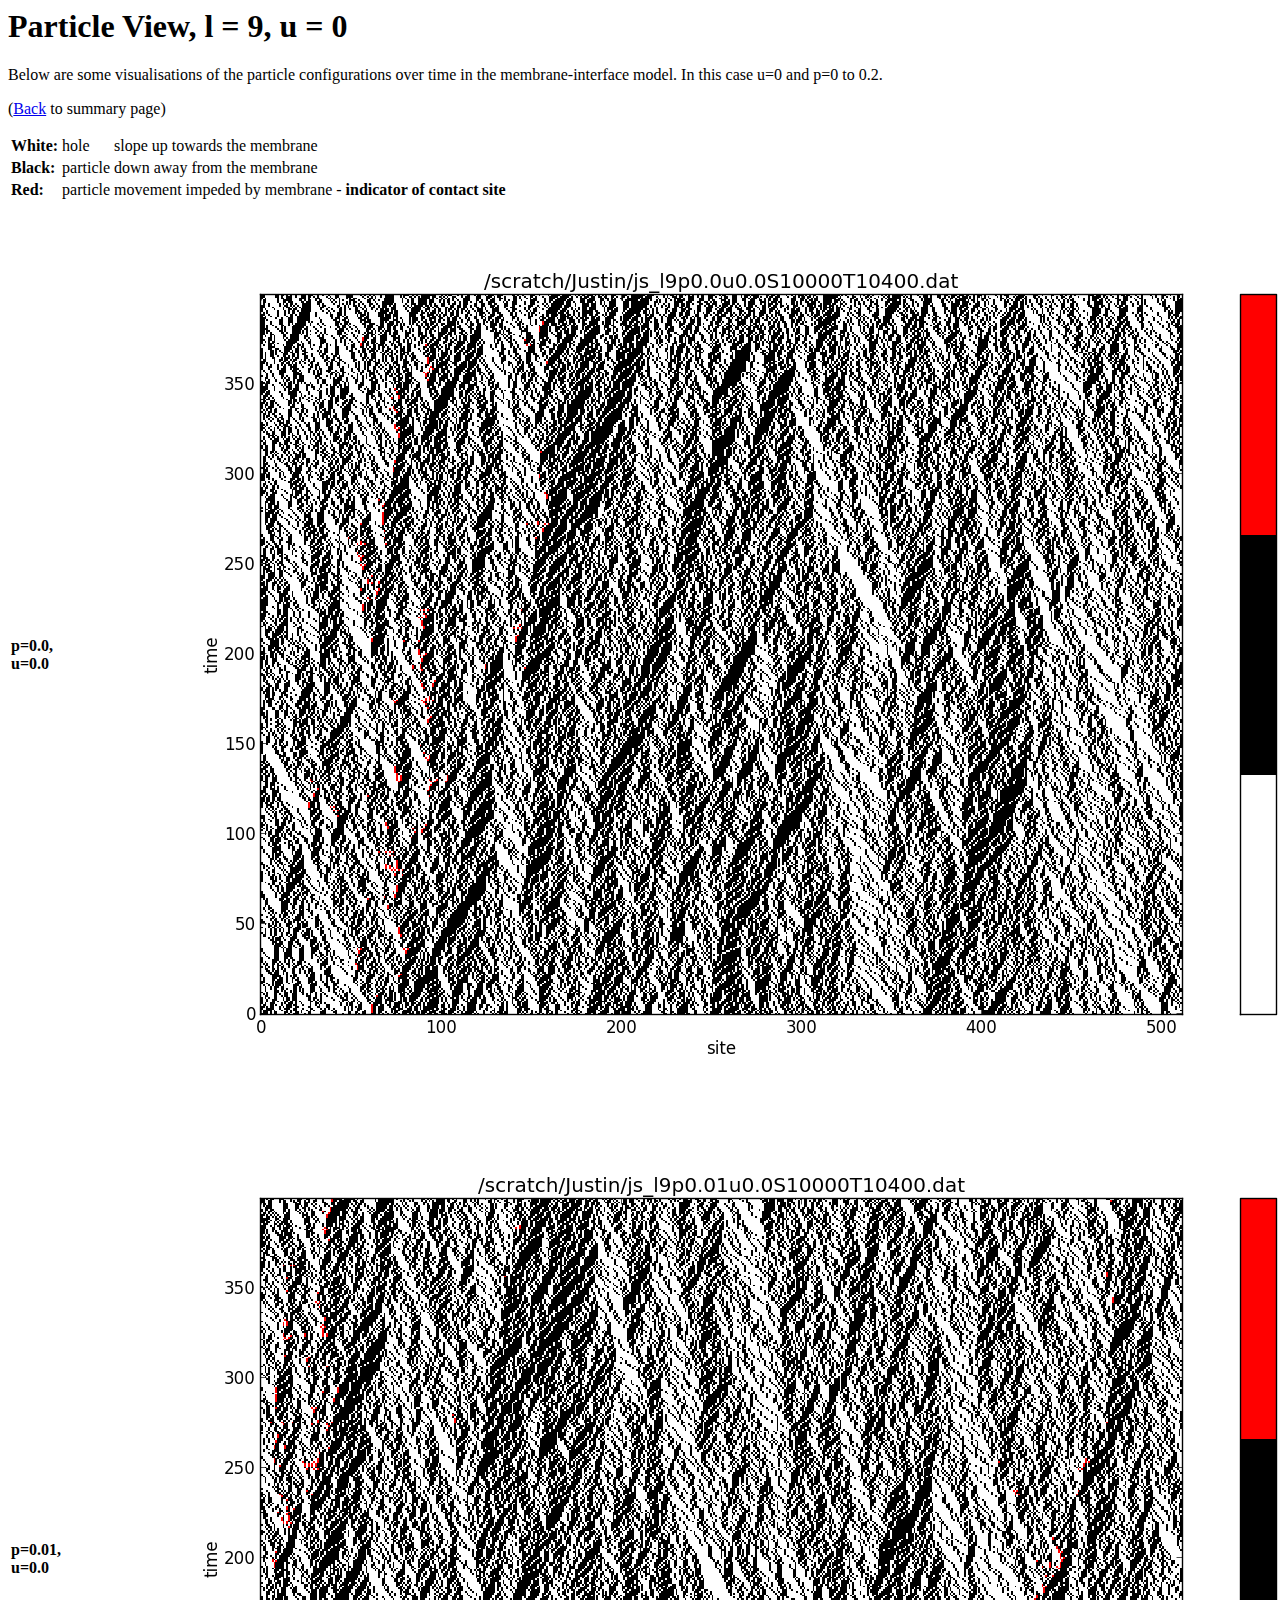
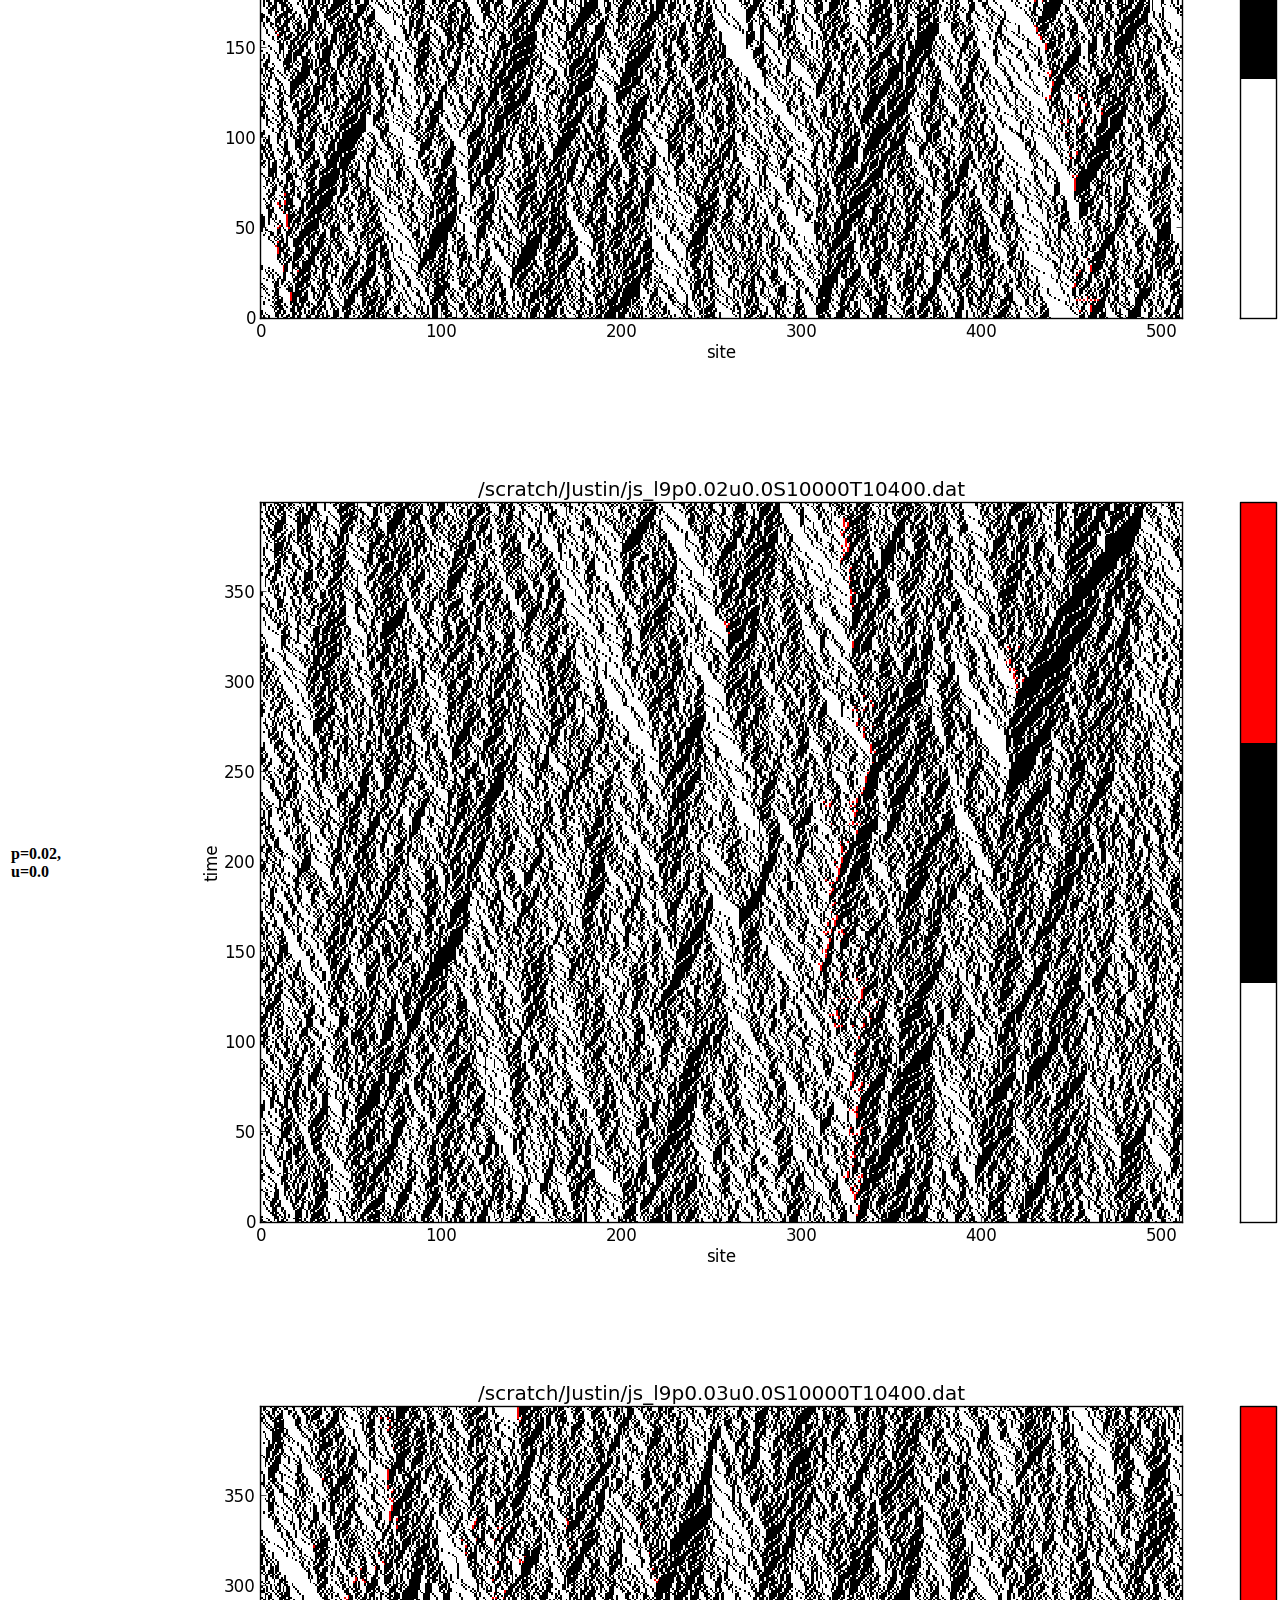
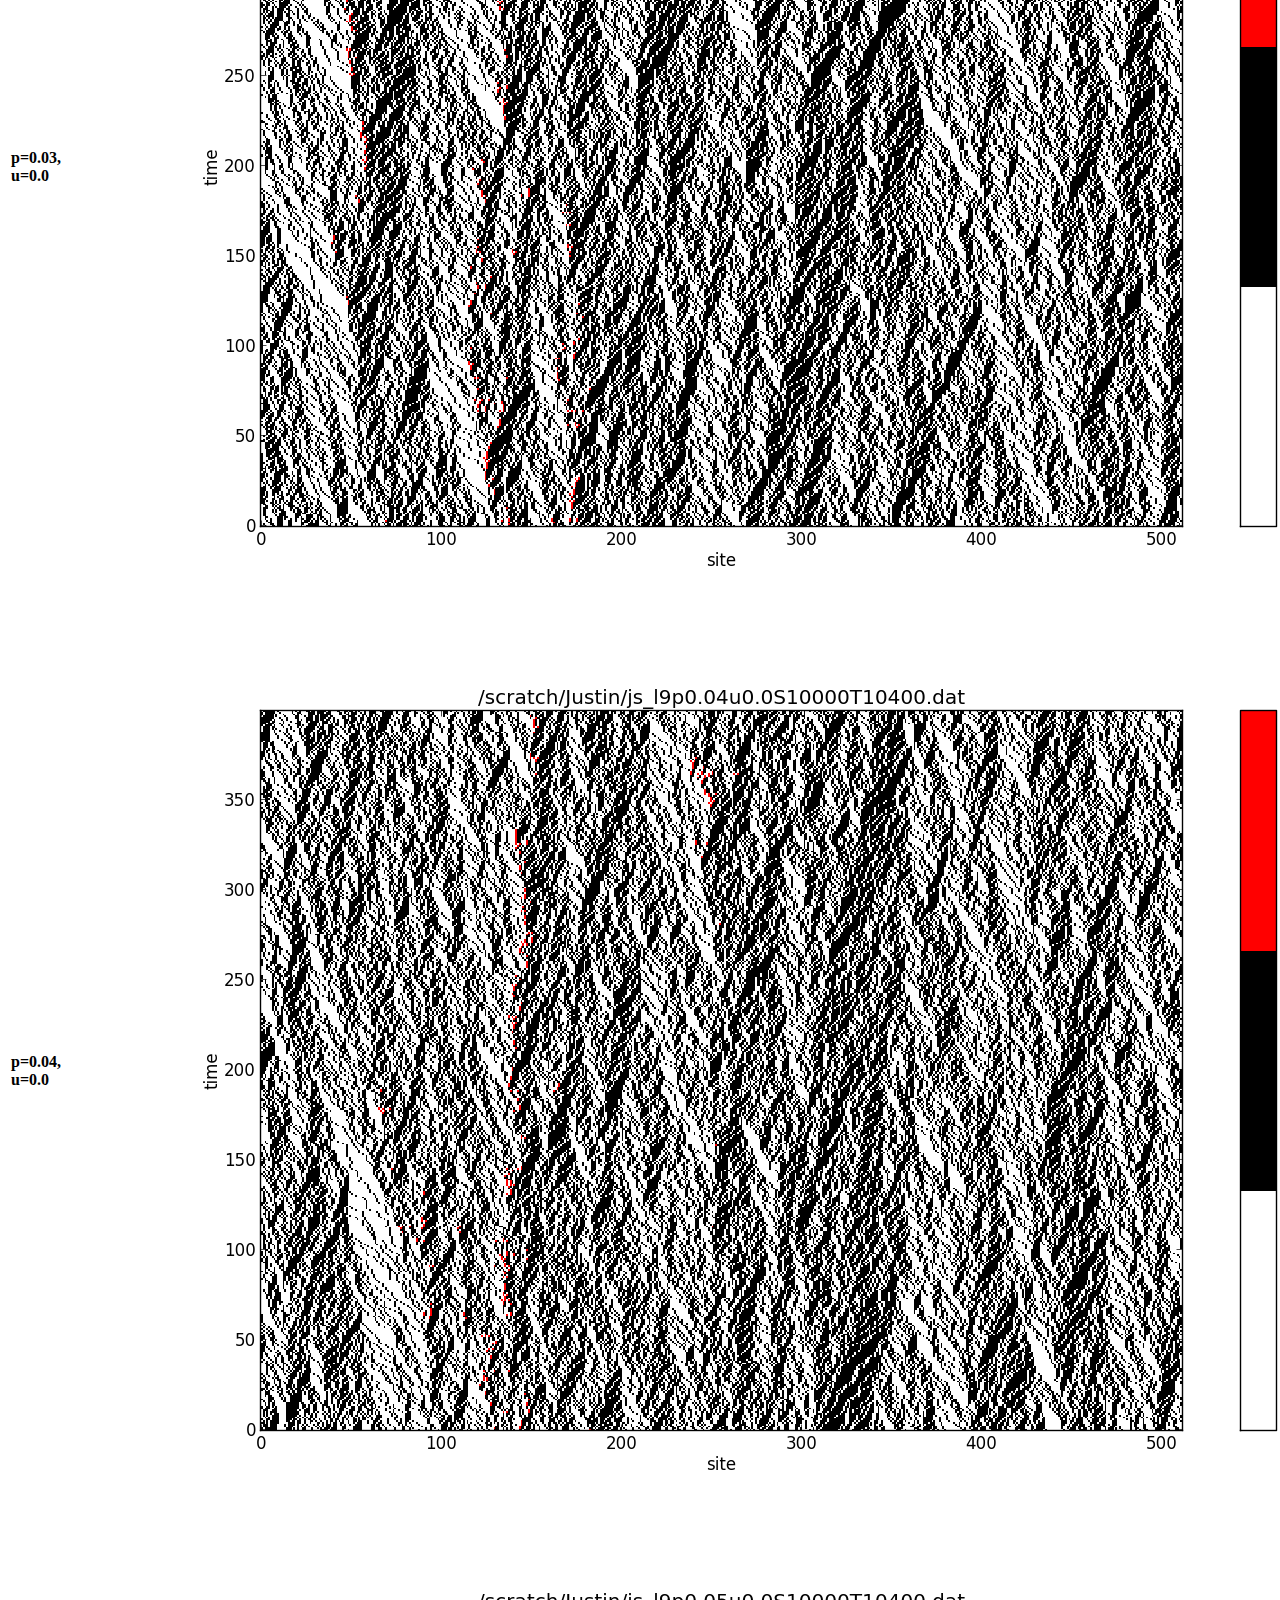
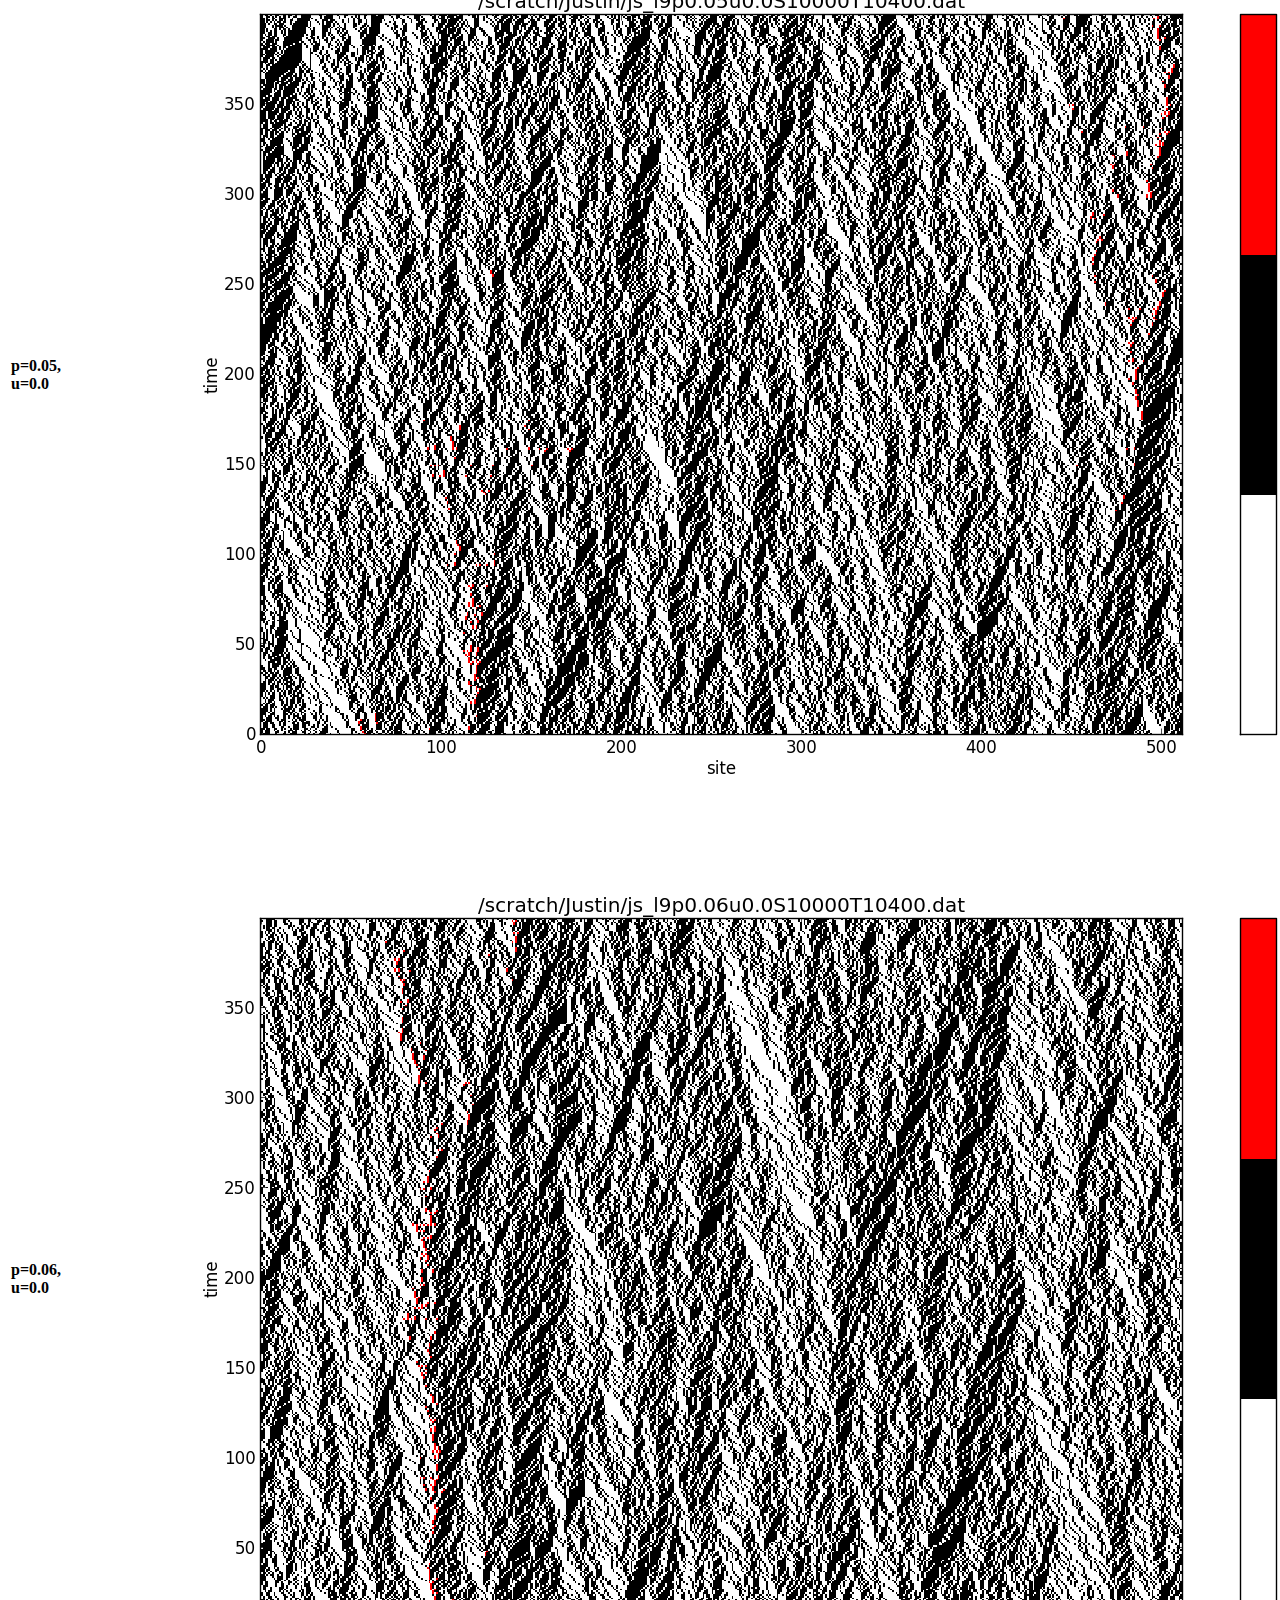
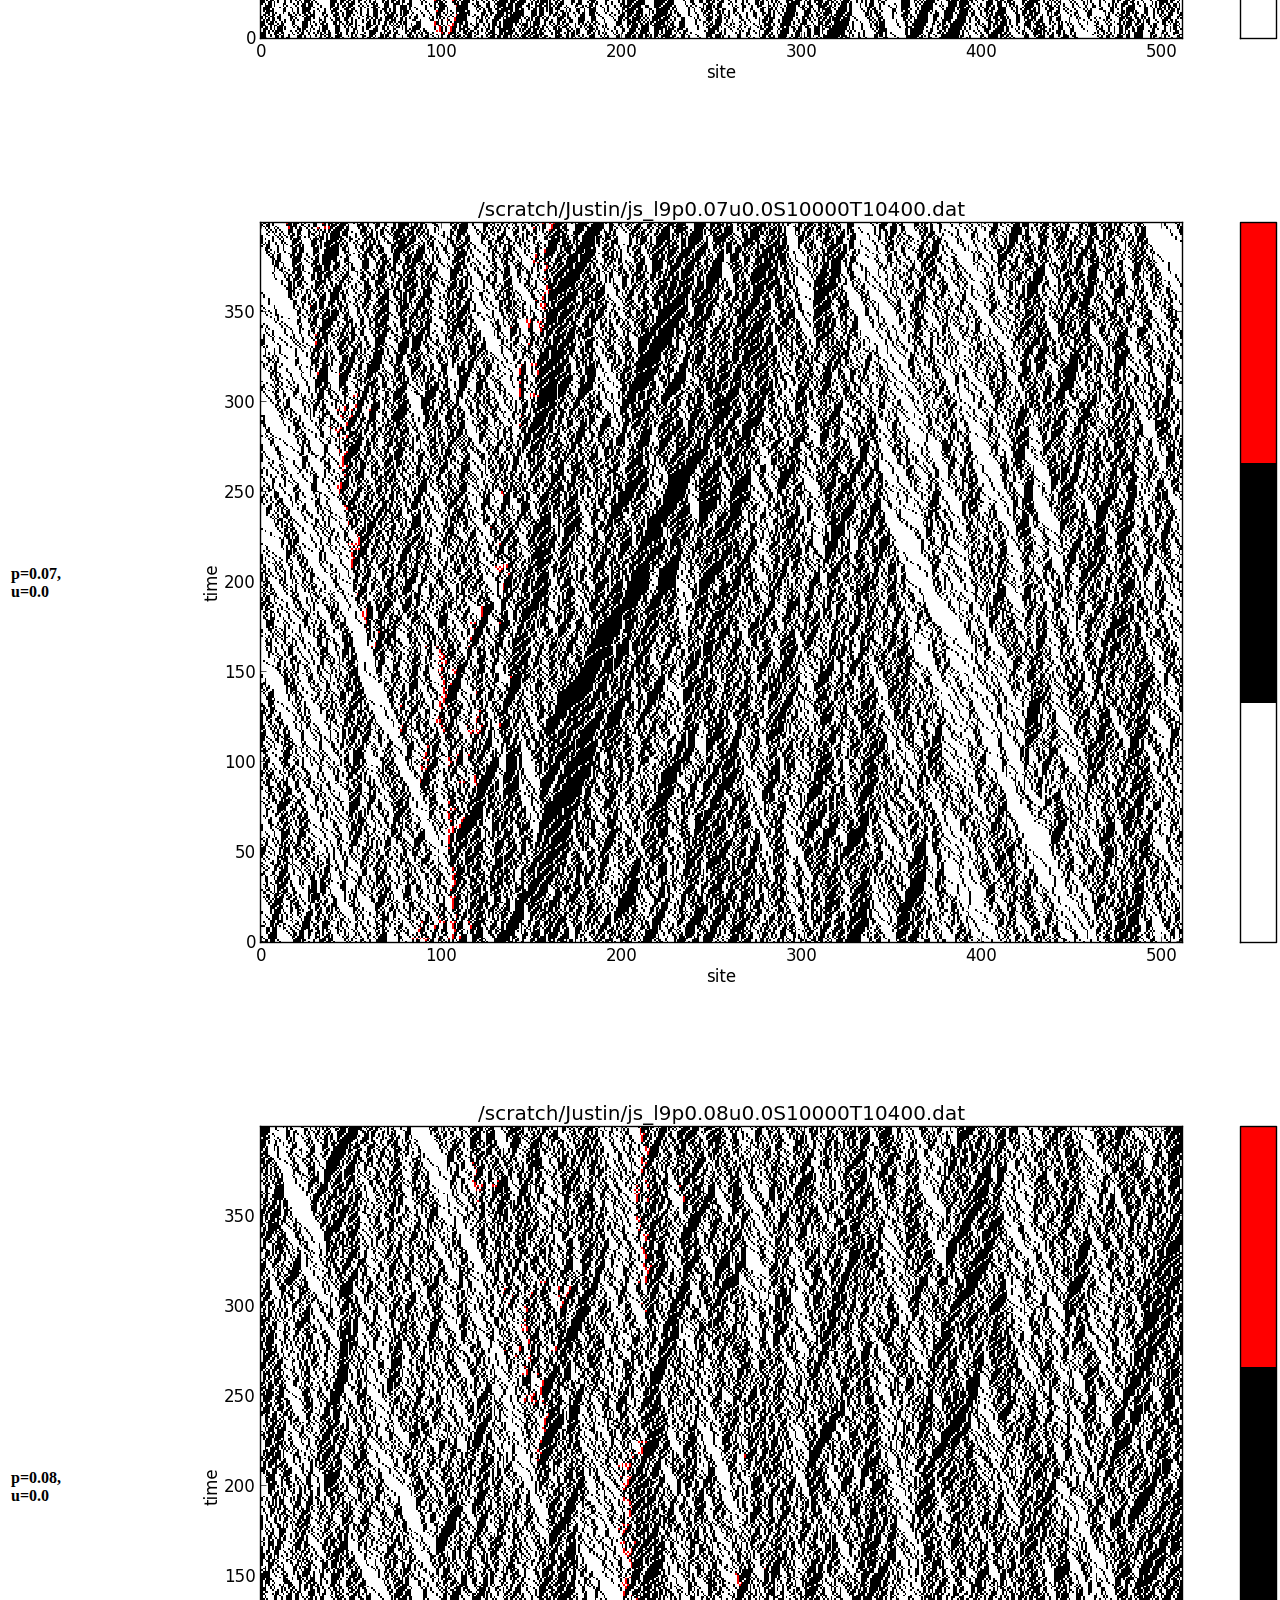
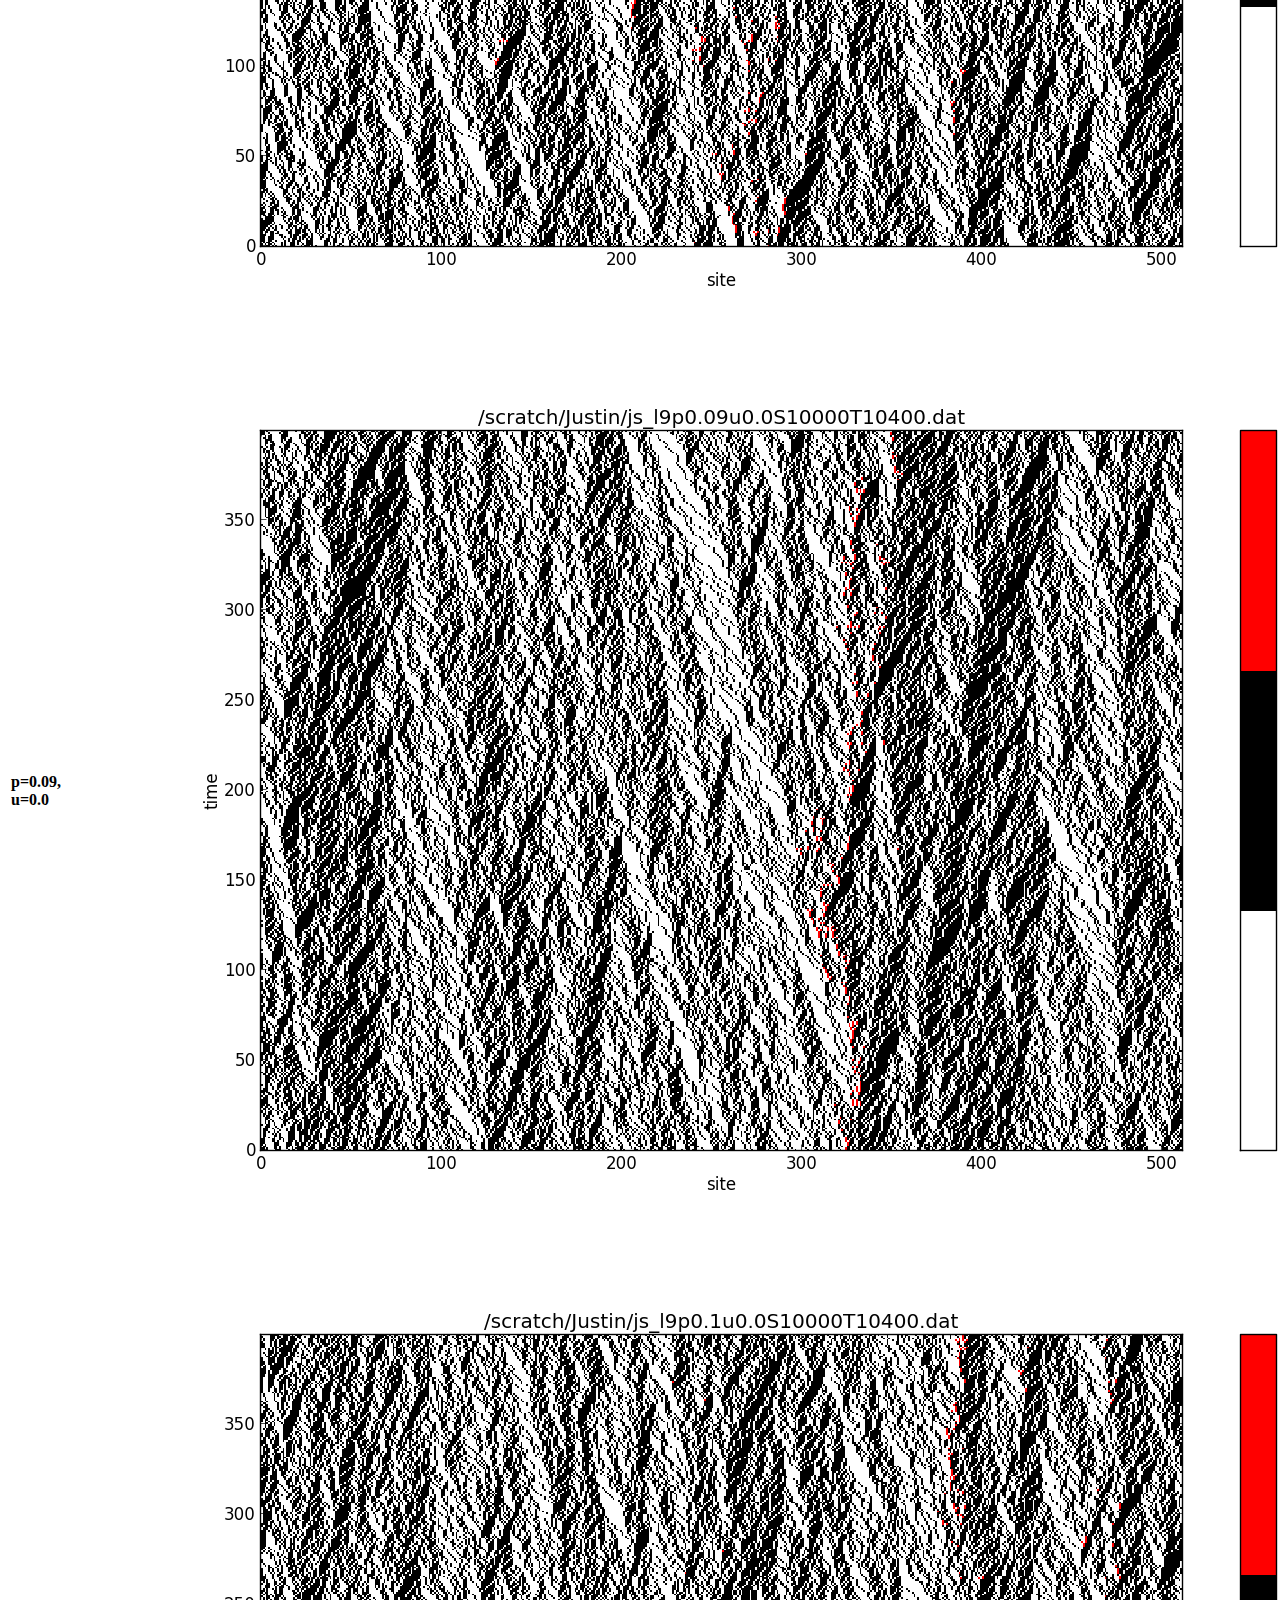
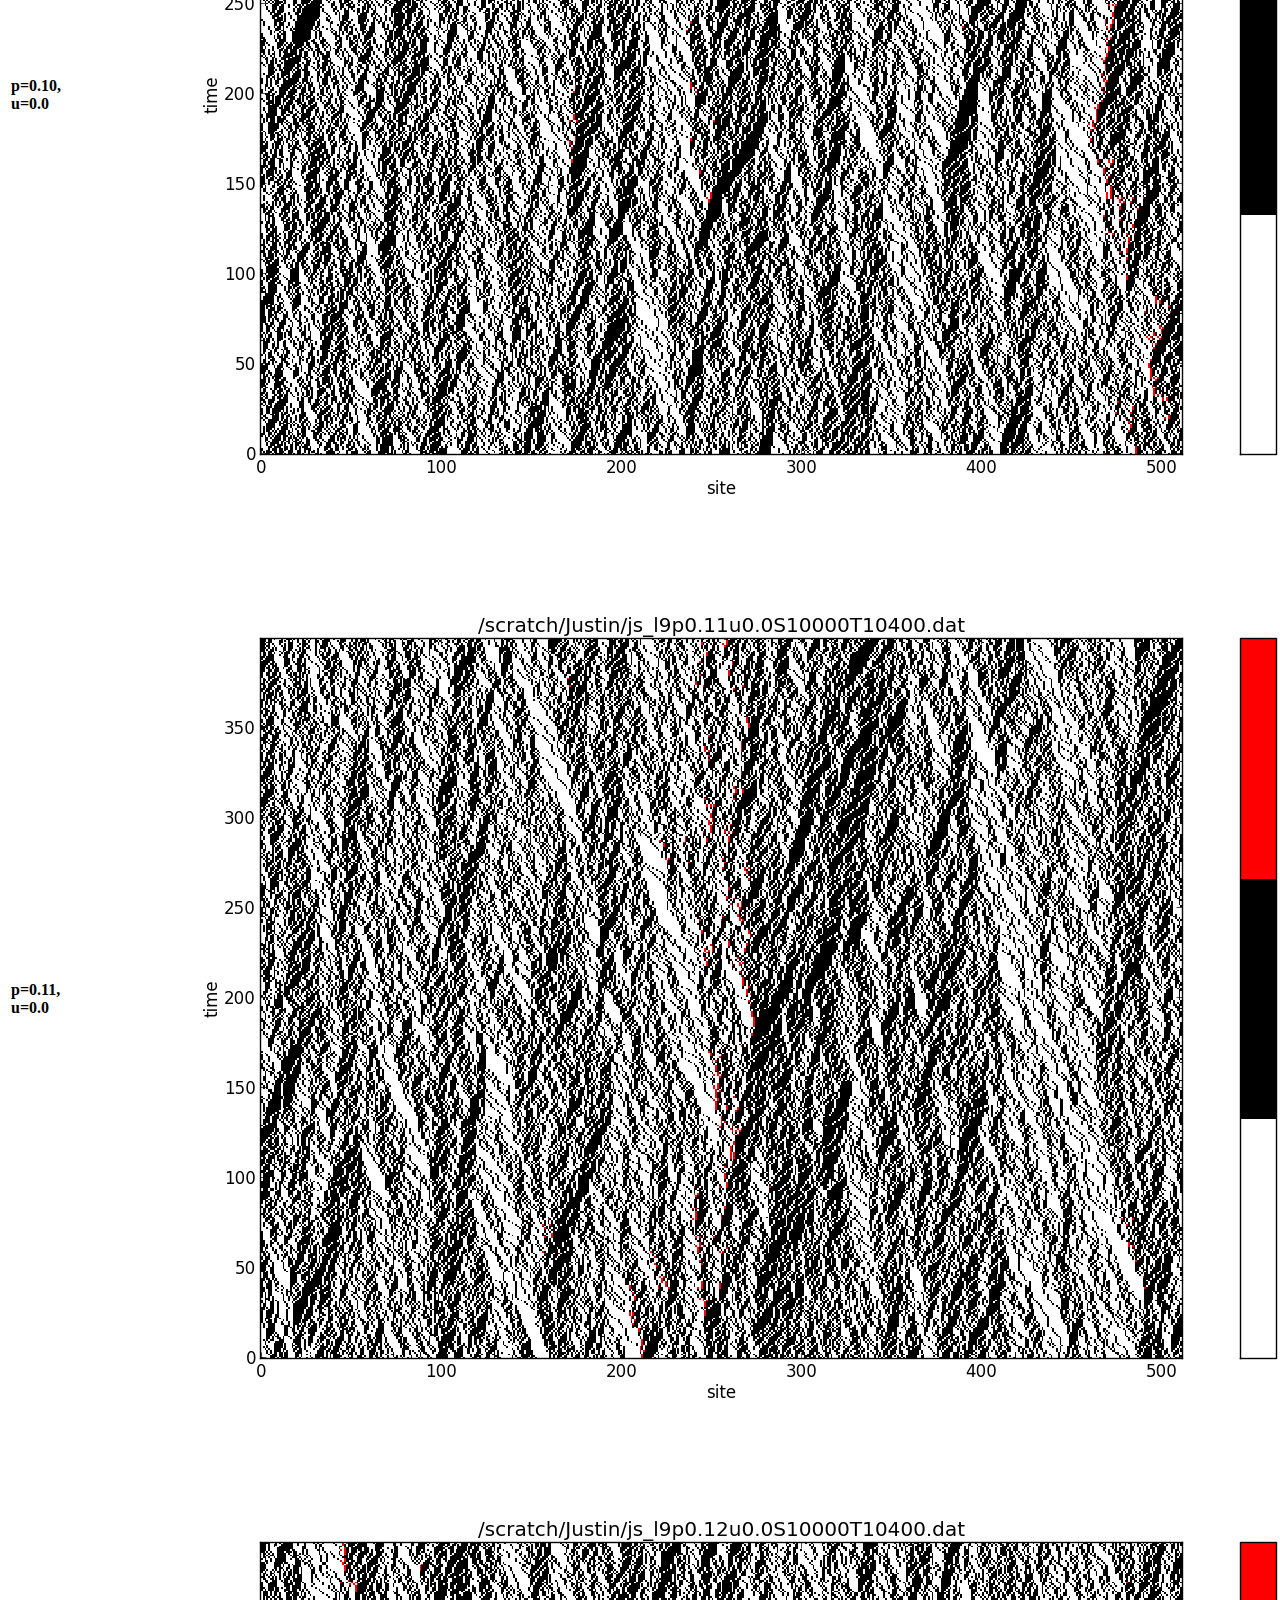
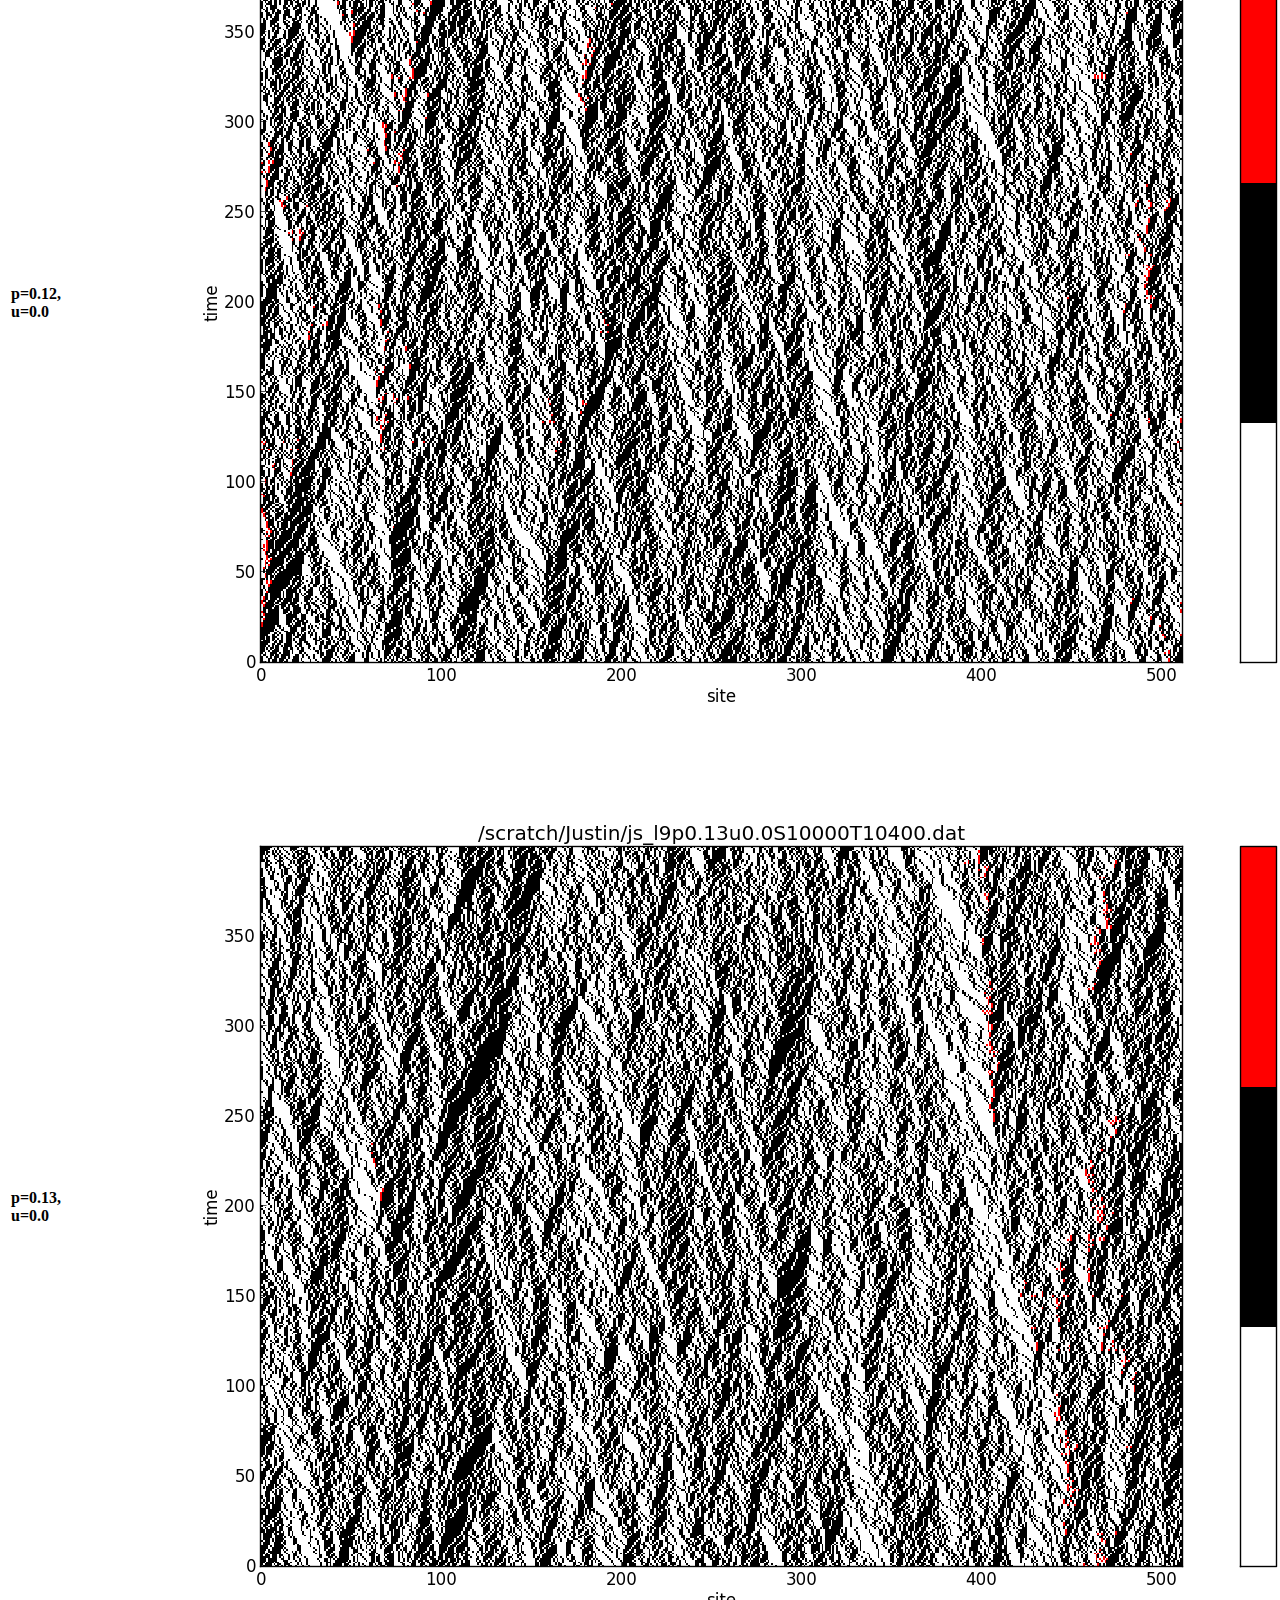
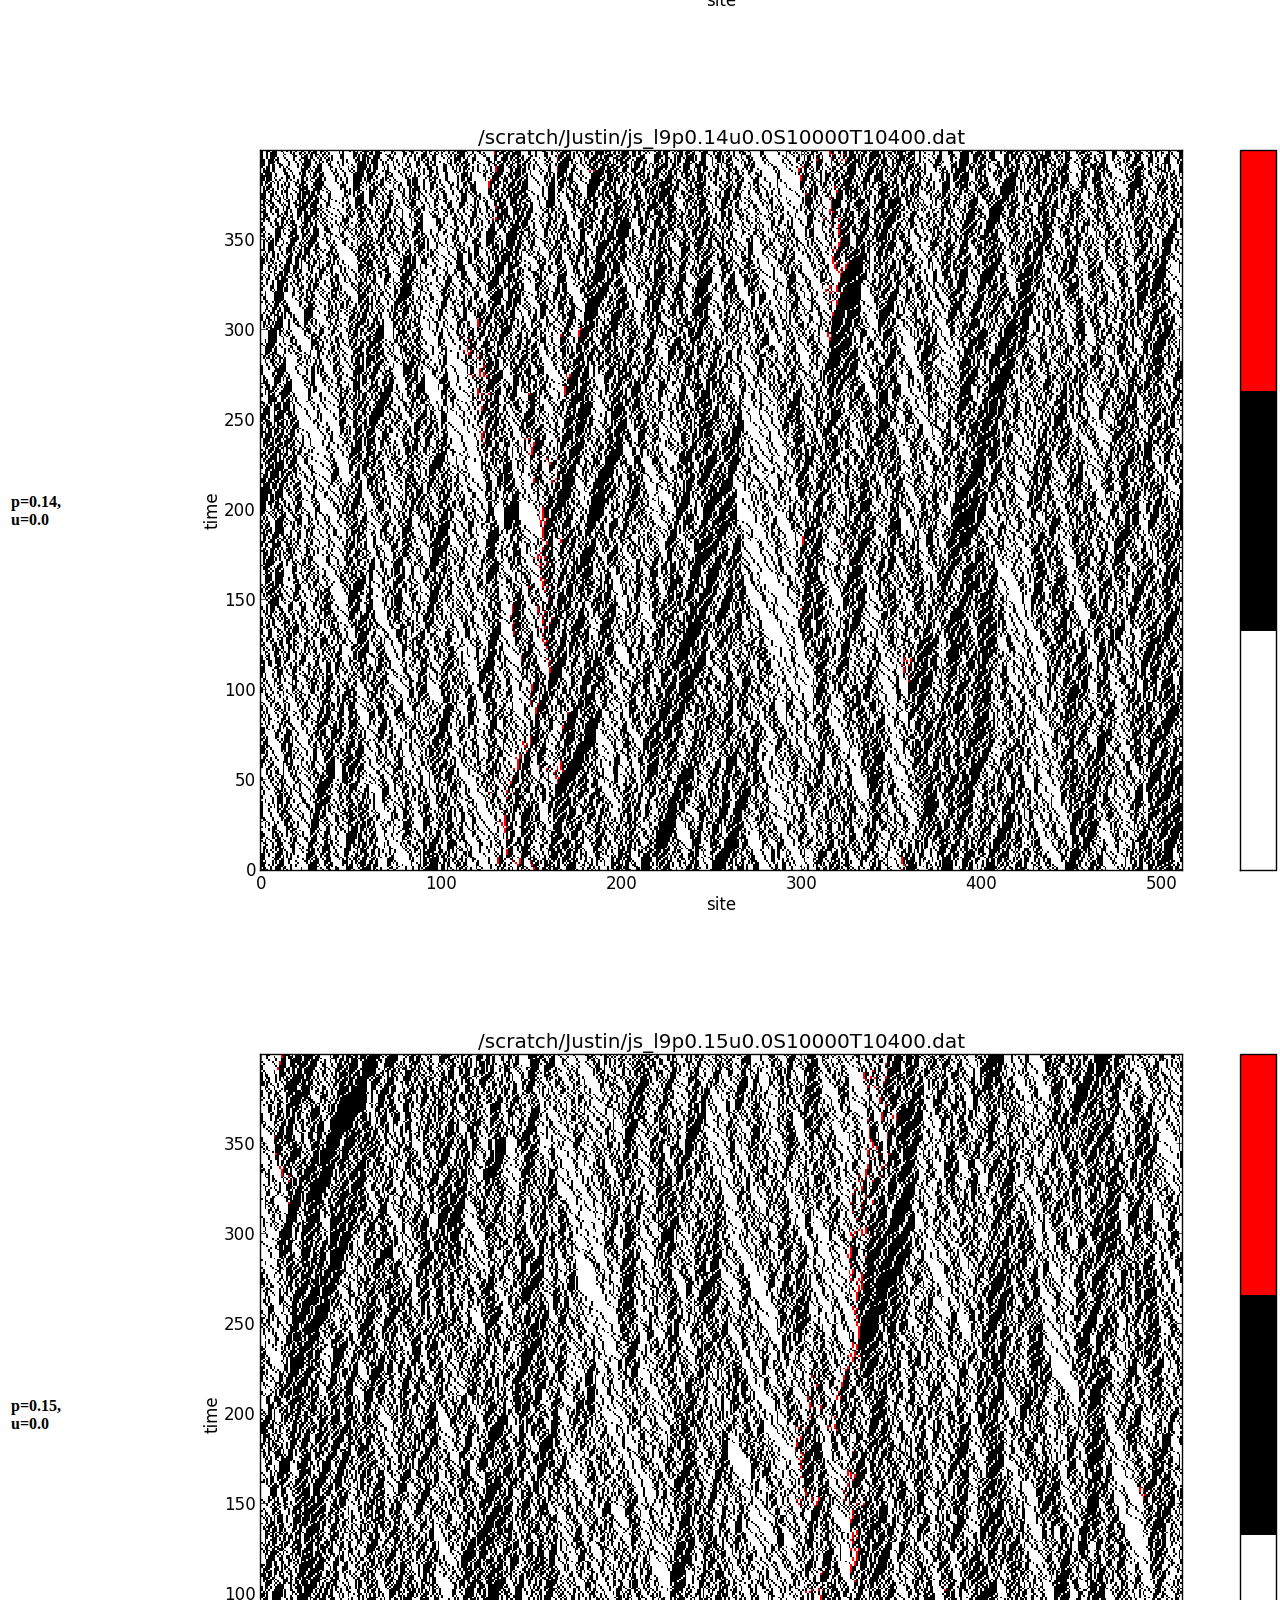
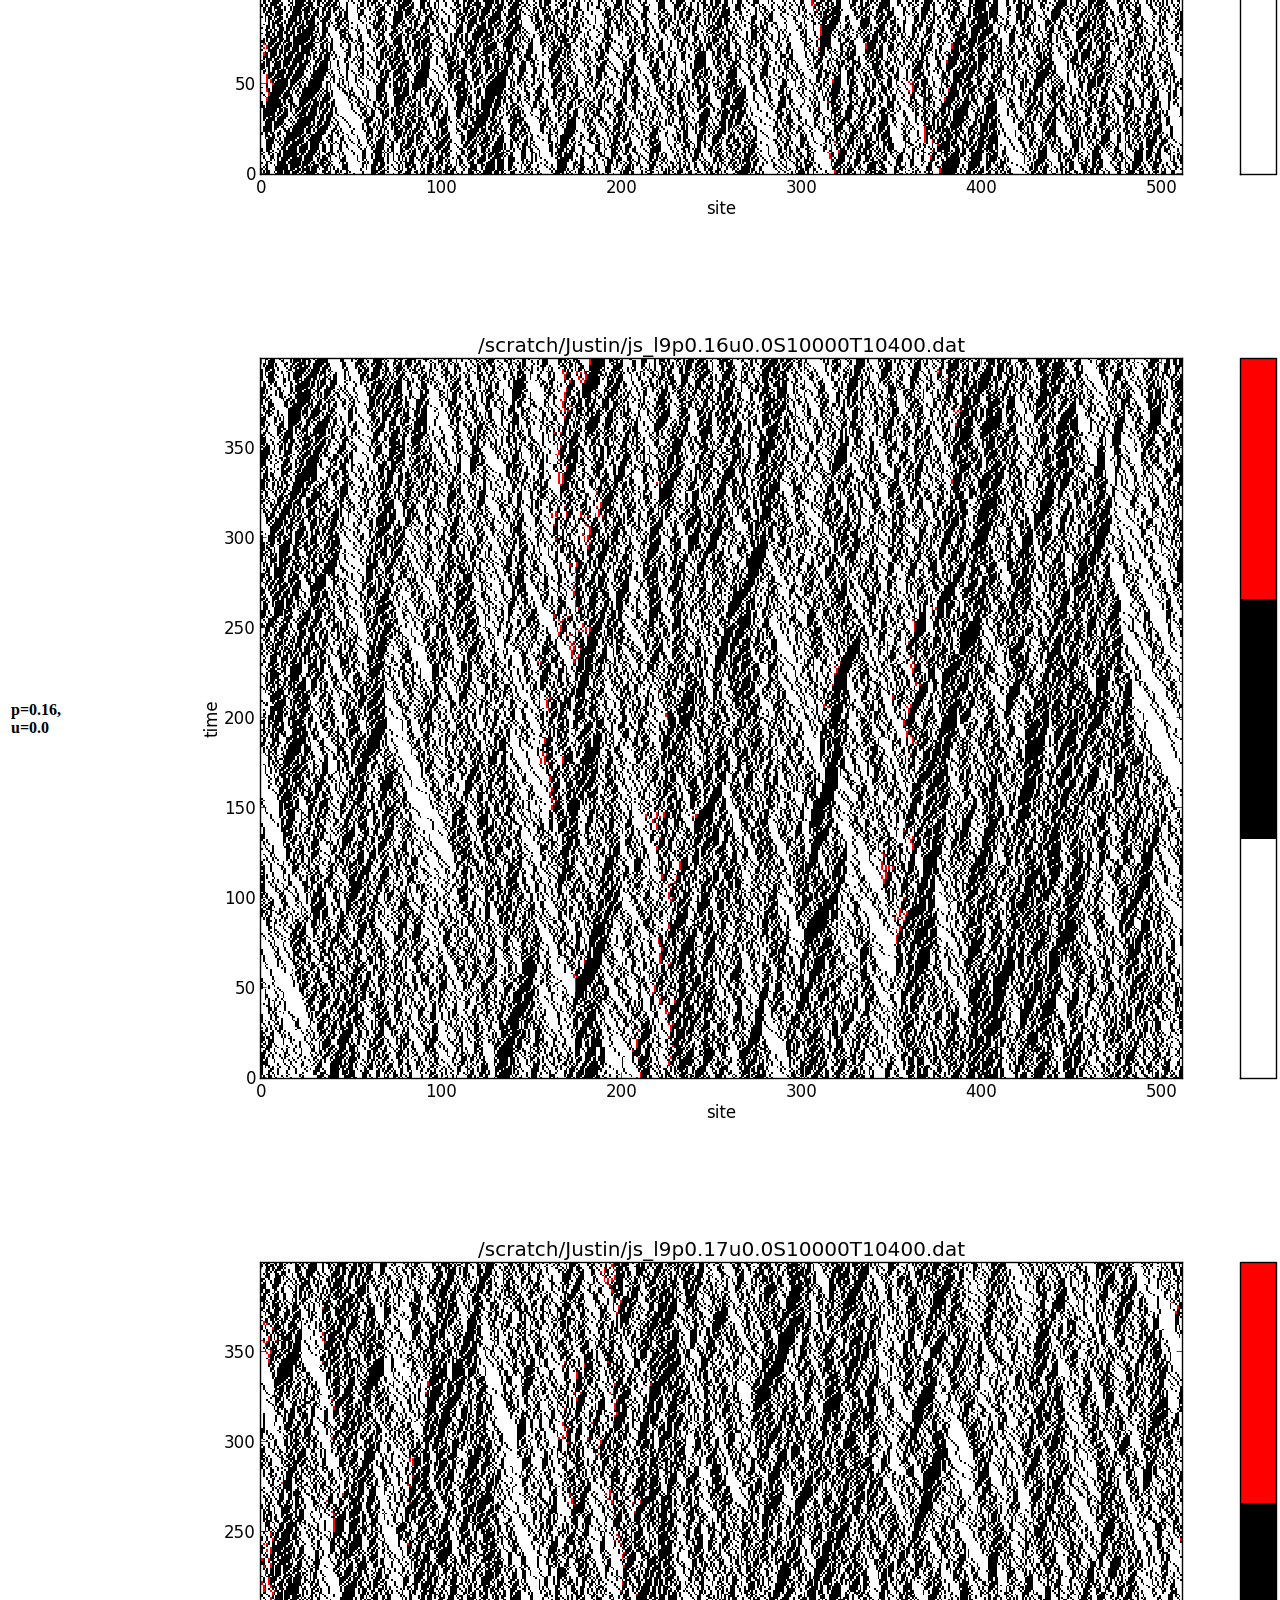
<file: memint/notes_2016/l9u0.html>
<html>
<head>
<meta name="Author" content="Justin Whitehouse">

<title>Membrane-Interface Simulator</title>
</head>

<body>

<h1>Particle View, l = 9, u = 0</h1>

<p>Below are some visualisations of the particle configurations over time in the membrane-interface model. In this case u=0 and p=0 to 0.2.
</p>

<p>(<a href="index.html">Back</a> to summary page)</p>

<table>
 <tr>
  <td><b>White:</b></td>
  <td>hole</td>
  <td>slope up towards the membrane</td>
 </tr>
 <tr>
  <td><b>Black:</b></td>
  <td>particle</td>
  <td>down away from the membrane</td>
 </tr>
 <tr>
  <td><b>Red:</b></td>
  <td>particle</td>
  <td>movement impeded by membrane - <b>indicator of contact site</b></td>
 </tr>
</table>

<table>

 <tr>
  <td><b>p=0.0, u=0.0</b></td>
  <td><img src="l9u0/js_l9p0.00u0.0S10000T10400.png"></td>
 </tr>

 <tr>
  <td><b>p=0.01, u=0.0</b></td>
  <td><img src="l9u0/js_l9p0.01u0.0S10000T10400.png"></td>
 </tr>

 <tr>
  <td><b>p=0.02, u=0.0</b></td>
  <td><img src="l9u0/js_l9p0.02u0.0S10000T10400.png"></td>
 </tr>

 <tr>
  <td><b>p=0.03, u=0.0</b></td>
  <td><img src="l9u0/js_l9p0.03u0.0S10000T10400.png"></td>
 </tr>

 <tr>
  <td><b>p=0.04, u=0.0</b></td>
  <td><img src="l9u0/js_l9p0.04u0.0S10000T10400.png"></td>
 </tr>

 <tr>
  <td><b>p=0.05, u=0.0</b></td>
  <td><img src="l9u0/js_l9p0.05u0.0S10000T10400.png"></td>
 </tr>

 <tr>
  <td><b>p=0.06, u=0.0</b></td>
  <td><img src="l9u0/js_l9p0.06u0.0S10000T10400.png"></td>
 </tr>

 <tr>
  <td><b>p=0.07, u=0.0</b></td>
  <td><img src="l9u0/js_l9p0.07u0.0S10000T10400.png"></td>
 </tr>

 <tr>
  <td><b>p=0.08, u=0.0</b></td>
  <td><img src="l9u0/js_l9p0.08u0.0S10000T10400.png"></td>
 </tr>

 <tr>
  <td><b>p=0.09, u=0.0</b></td>
  <td><img src="l9u0/js_l9p0.09u0.0S10000T10400.png"></td>
 </tr>

 <tr>
  <td><b>p=0.10, u=0.0</b></td>
  <td><img src="l9u0/js_l9p0.10u0.0S10000T10400.png"></td>
 </tr>

 <tr>
  <td><b>p=0.11, u=0.0</b></td>
  <td><img src="l9u0/js_l9p0.11u0.0S10000T10400.png"></td>
 </tr>

 <tr>
  <td><b>p=0.12, u=0.0</b></td>
  <td><img src="l9u0/js_l9p0.12u0.0S10000T10400.png"></td>
 </tr>

 <tr>
  <td><b>p=0.13, u=0.0</b></td>
  <td><img src="l9u0/js_l9p0.13u0.0S10000T10400.png"></td>
 </tr>

 <tr>
  <td><b>p=0.14, u=0.0</b></td>
  <td><img src="l9u0/js_l9p0.14u0.0S10000T10400.png"></td>
 </tr>

 <tr>
  <td><b>p=0.15, u=0.0</b></td>
  <td><img src="l9u0/js_l9p0.15u0.0S10000T10400.png"></td>
 </tr>

 <tr>
  <td><b>p=0.16, u=0.0</b></td>
  <td><img src="l9u0/js_l9p0.16u0.0S10000T10400.png"></td>
 </tr>

 <tr>
  <td><b>p=0.17, u=0.0</b></td>
  <td><img src="l9u0/js_l9p0.17u0.0S10000T10400.png"></td>
 </tr>

 <tr>
  <td><b>p=0.18, u=0.0</b></td>
  <td><img src="l9u0/js_l9p0.18u0.0S10000T10400.png"></td>
 </tr>

 <tr>
  <td><b>p=0.19, u=0.0</b></td>
  <td><img src="l9u0/js_l9p0.19u0.0S10000T10400.png"></td>
 </tr>

 <tr>
  <td><b>p=0.20, u=0.0</b></td>
  <td><img src="l9u0/js_l9p0.20u0.0S10000T10400.png"></td>
 </tr>

</table>

</body>

</html>
</file>
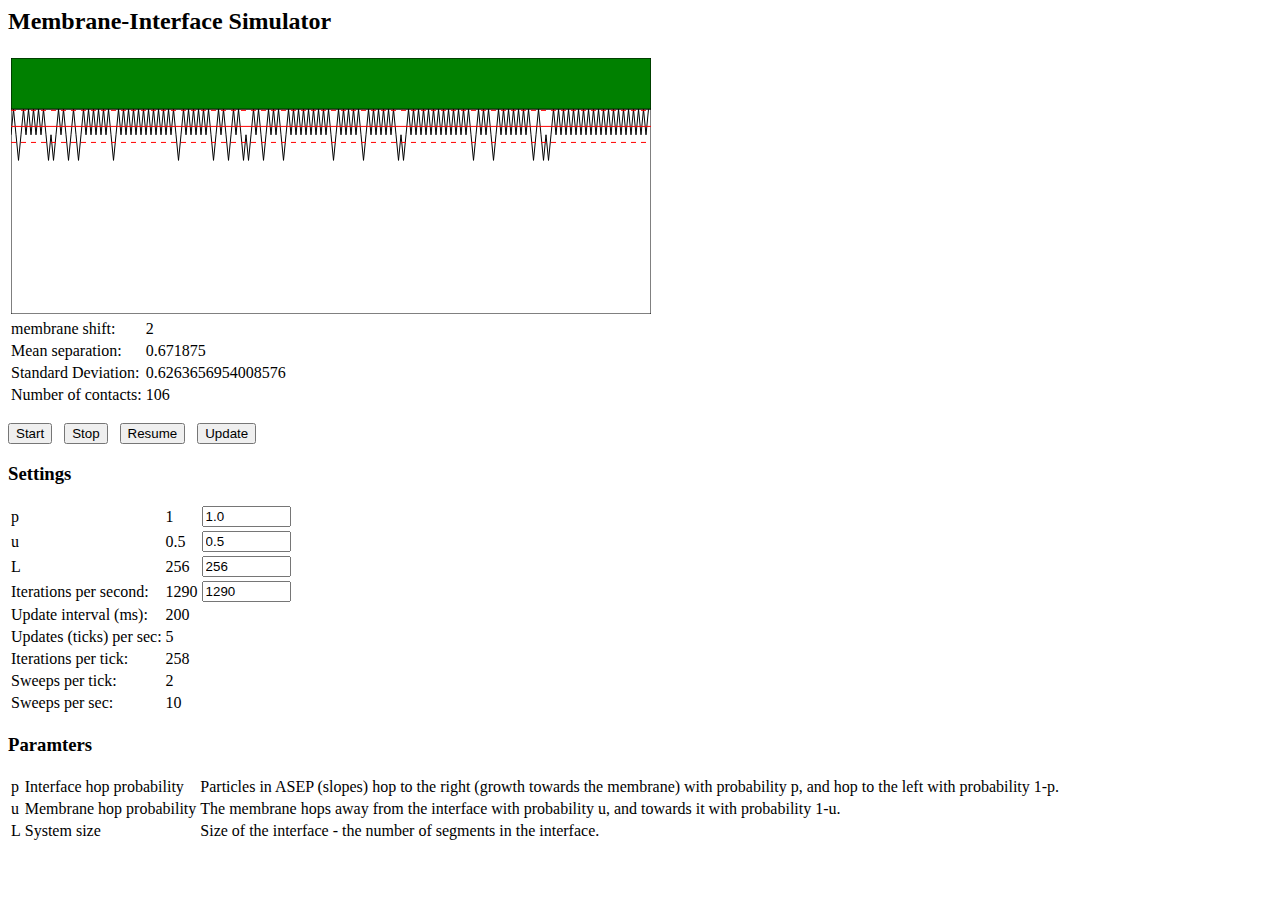
<file: memint/notes_2016/misim.html>
<html>
<head>
<meta name="Author" content="Justin Whitehouse">

<script type="text/javascript" src="mi.js"> </script>

<!-- empty style. use stylesheet later. -->
<style></style>

<!-- here is script to run simulation and animate -->
<script>

    var MI;

    var drawing;
    var timer;
    
    // Input boxes

    var new_p = 1.0;
    var new_u = 0.5;
    var new_L = 256; //initial values
    var new_iters_per_sec;

    // Display 

    var stat_membrane_shift;
    var stat_mean_y;
    var stat_sd;
    var stat_contacts;

    var current_p;
    var current_u;
    var current_L;

    var current_iters_per_sec;
    var current_update_interval;
    var current_updates_per_sec;
    var current_iters_per_tick;

    var current_sweeps_per_tick;
    var current_sweeps_per_sec;

    // numbers

    var update_interval = 200; // millis -> 200 = 0.2 seconds.
    var iters_per_tick = (new_L*0.5 + 1)*10;
    var updates_per_sec = 1000/update_interval;
    var L_value;
    var SIZE; // (1 + L/2)

    var current_sweeps_per_tick;
    var current_sweeps_per_sec;

    // -----------------------------------------------------------------------
    // START
    // -----------------------------------------------------------------------
    function OnStart()
    {
        // debug
        //alert( "Arrived at: OnStart()");
        //alert(DEBUG_MSG);

        // drawing
        drawing = document.getElementById("drawing");
        //alert(drawing.innerHTML);

        // stats
        stat_membrane_shift = document.getElementById("stat_membrane_shift");
        stat_mean_y = document.getElementById("stat_mean_y");
        stat_sd = document.getElementById("stat_sd");
        stat_contacts = document.getElementById("stat_contacts");

        // input boxes
        new_p = document.getElementById("new_p");
        new_u = document.getElementById("new_u");
        new_L = document.getElementById("new_L");
        new_iters_per_sec = document.getElementById("new_iters_per_sec");

        // display params
        current_p = document.getElementById("current_p");
        current_u = document.getElementById("current_u");
        current_L = document.getElementById("current_L");
        current_iters_per_sec = document.getElementById("current_iters_per_sec");

        // timing
        current_update_interval = document.getElementById("current_update_interval");
        current_updates_per_sec = document.getElementById("current_updates_per_sec");
        current_iters_per_tick = document.getElementById("current_iters_per_tick");
        current_sweeps_per_tick = document.getElementById("current_sweeps_per_tick");
        current_sweeps_per_sec = document.getElementById("current_sweeps_per_sec");

        current_sweeps_per_tick = document.getElementById("current_sweeps_per_tick");
        current_sweeps_per_sec = document.getElementById("current_sweeps_per_sec");

        // animate
        StartAnimation();
    }
    // -----------------------------------------------------------------------
    // ANIMATE
    // -----------------------------------------------------------------------
    function Animate() 
    {
        // debug
        //alert( "Arrived at: Animate()");

        try
        {
            MI.DoIterations(iters_per_tick);
            MI.Draw(drawing);

            stat_membrane_shift.innerHTML = MI.membrane_shift;
            stat_mean_y.innerHTML = MI.avg_y;
            stat_sd.innerHTML = MI.sd;
            stat_contacts.innerHTML = MI.getTrueHeightCount(0);
        }
        catch(ex)
        {
            StopAnimation();
            alert ("Exception " + ex.stack);
        }
    }
    // -----------------------------------------------------------------------
    // Start
    // -----------------------------------------------------------------------
    function StartAnimation()
    {
        // debug
        //alert( "Arrived at: StartAnimation()");

        StopAnimation()

        var initial_L = parseInt(new_L.value);
        var initial_p = parseFloat(new_p.value);
        var initial_u = parseFloat(new_u.value);
        var initial_ips = parseInt(new_iters_per_sec.value);
        
        L_value = initial_L;
        SIZE = 1 + 0.5 * L_value;

        current_L.innerHTML = initial_L;
        current_p.innerHTML = initial_p;
        current_u.innerHTML = initial_u;

        current_iters_per_sec.innerHTML = initial_ips;
        current_update_interval.innerHTML = update_interval;

        updates_per_sec = 1000/update_interval;
        current_updates_per_sec.innerHTML = updates_per_sec;
        
        iters_per_tick = initial_ips/updates_per_sec;
        current_iters_per_tick.innerHTML = iters_per_tick;

        current_sweeps_per_sec.innerHTML = (initial_ips*1.0) / SIZE;
        current_sweeps_per_tick.innerHTML = (iters_per_tick*1.0)/SIZE;

        try
        {
            MI = new MIsim(initial_L,initial_p,initial_u); 
        }
        catch(ex)
        {
            alert("Exception " + ex.stack);
            raise(ex);
        }
        
        MI.Draw(drawing);

        ApplySettings();

        timer = setInterval(Animate, update_interval);
    }
    // -----------------------------------------------------------------------
    // Stop (or pause)
    // -----------------------------------------------------------------------
    function StopAnimation()
    {
        // debug
        //alert( "Arrived at: StopAnimation()");

        clearInterval(timer);
        timer = null;
    }
    // -----------------------------------------------------------------------
    // Resume
    // -----------------------------------------------------------------------
    function ResumeAnimation()
    {
        // debug
        //alert( "Arrived at: ResumeAnimation()");

        if(timer == null)
        {
            timer = setInterval(Animate, update_interval);
        }
    }
    // -----------------------------------------------------------------------
    // Apply Settings
    // -----------------------------------------------------------------------  
    function ApplySettings()
    {
        // debug
        //alert( "Arrived at: ApplySettings()");

        var apply_p = parseFloat(new_p.value);
        var apply_u = parseFloat(new_u.value);
        var ps = parseInt (new_iters_per_sec.value);

        try // debug
        {
            MI.Setp(apply_p);
            MI.Setu(apply_u);
        }
        catch(ex)
        {
            alert ("Exception " + ex.stack);
        }

        current_p.innerHTML = MI.p;
        current_u.innerHTML = apply_u;

        current_iters_per_sec.innerHTML = ps;

        iters_per_tick = (ps * update_interval) / 1000;
        if (iters_per_tick < 1)
        {
            iters_per_tick = 1;
        }

        current_iters_per_tick.innerHTML = iters_per_tick;

        current_sweeps_per_tick.innerHTML = (iters_per_tick*1.0)/SIZE;
        current_sweeps_per_sec.innerHTML = (iters_per_tick * updates_per_sec *1.0)/SIZE;
    }
 
</script>

<title>Membrane-Interface Simulator</title>
</head>

<body onload="OnStart();">

<h2>Membrane-Interface Simulator</h2>

<table>
 <tr>
  <td id="drawing">MI drawing here</td>
 </tr>
</table>

<table>
 <tr>
  <td>membrane shift:</td>
  <td id="stat_membrane_shift">default</td>
 </tr>

 <tr>
  <td>Mean separation:</td>
  <td id="stat_mean_y">default</td>
 </tr>

 <tr>
  <td>Standard Deviation:</td>
  <td id="stat_sd">default</td>
 </tr>

 <tr>
  <td>Number of contacts:</td>
  <td id="stat_contacts">default</td>
 </tr>
</table>

<p>
 <button onclick="StartAnimation();">Start</button> &nbsp
 <button onclick="StopAnimation();">Stop</button> &nbsp
 <button onclick="ResumeAnimation();">Resume</button> &nbsp
 <button onclick="ApplySettings();">Update</button> &nbsp
</p>

<h3> Settings </h3>

<table>
 <tr>
  <td> p </td>
  <td><span id="current_p"/></td>
  <td> <input type="text" size="8" value="1.0" id="new_p"> </input>
 </tr>

 <tr>
  <td> u </td>
  <td><span id="current_u"/></td>
  <td> <input type="text" size="8" value="0.5" id="new_u"> </input>
 </tr>

 <tr>
  <td> L </td>
  <td id="current_L">default</td>
  <td> <input type="text" size="8" value="256" id="new_L"> </input>
 </tr>

 <tr>
  <td> Iterations per second:  </td>
  <td id="current_iters_per_sec">default</td>
  <td> <input type="text" size="8" value="1290" id="new_iters_per_sec"> </input>
 </tr>

 <tr>
  <td> Update interval (ms):  </td>
  <td id="current_update_interval">default</td>
  <td></td>
 </tr>

 <tr>
  <td> Updates (ticks) per sec:  </td>
  <td id="current_updates_per_sec">default</td>
  <td></td>
 </tr>

 <tr>
  <td> Iterations per tick:  </td>
  <td id="current_iters_per_tick">default</td>
  <td></td>
 </tr>

 <tr>
  <td> Sweeps per tick:  </td>
  <td id="current_sweeps_per_tick">default</td>
  <td></td>
 </tr>

 <tr>
  <td> Sweeps per sec:  </td>
  <td id="current_sweeps_per_sec">default</td>
  <td></td>
 </tr>
</table>

<h3>Paramters</h3>

<table>
 <tr>
  <td>p</td>
  <td>Interface hop probability</td>
  <td>Particles in ASEP (slopes) hop to the right (growth towards the membrane) with probability p, and hop to the left with probability 1-p.</td>
 </tr>
 <tr>
  <td>u</td>
  <td>Membrane hop probability</td>
  <td>The membrane hops away from the interface with probability u, and towards it with probability 1-u.</td>
 </tr>
 <tr>
  <td>L</td>
  <td>System size</td>
  <td>Size of the interface - the number of segments in the interface.</td>
 </tr>
</table>



</body>

</html>
</file>
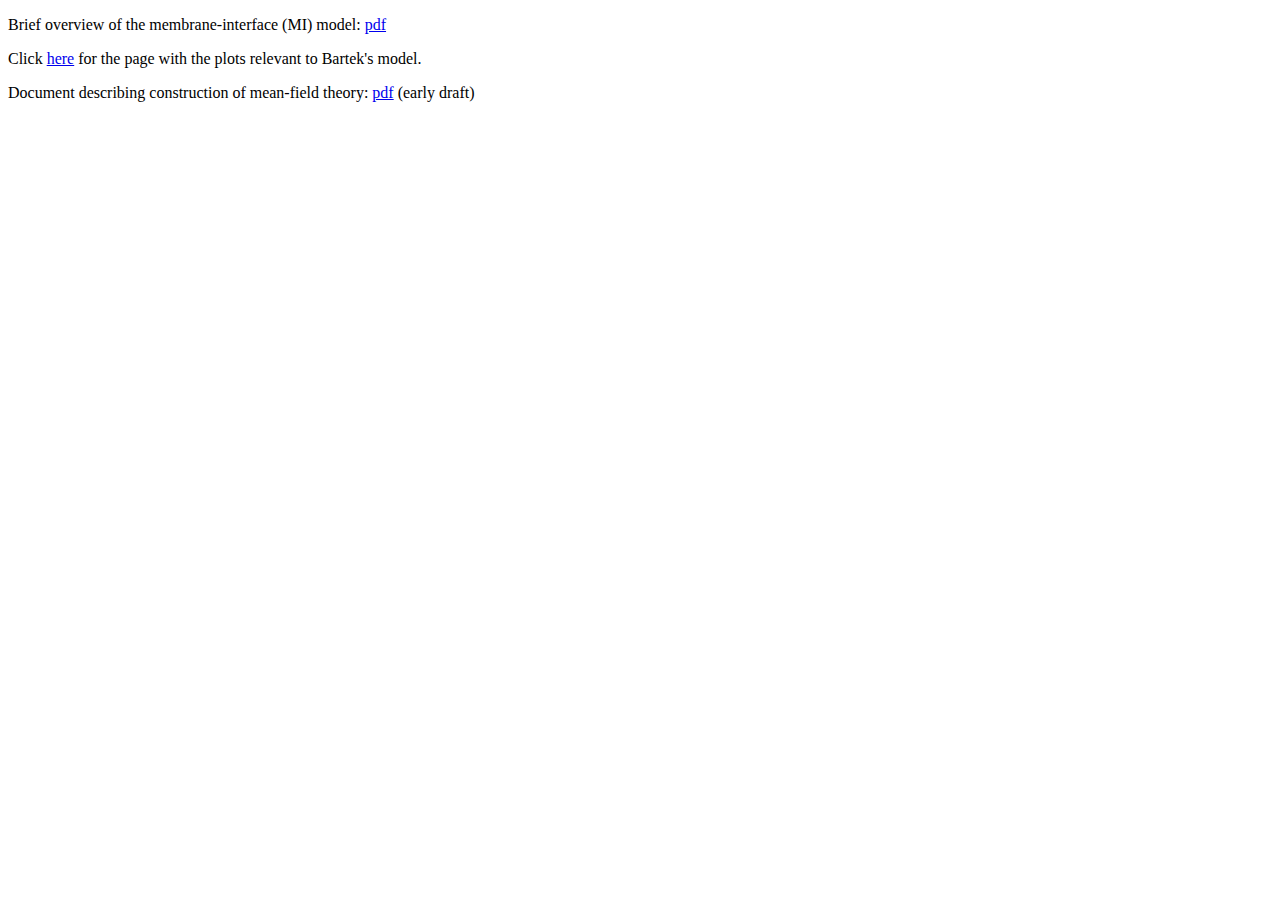
<file: memint/notes_2016/overview.html>
<!DOCTYPE html>
<html>
<body>

<p>Brief overview of the membrane-interface (MI) model: <a href="./MI_overview.pdf">pdf</a></p>

<p>Click <a href="bartek/width_nonlinear_fit.html">here</a> for the page with the plots relevant to Bartek's model.</p>

<p>Document describing construction of mean-field theory: <a href="./general_MF.pdf">pdf</a> (early draft)</p>

</body>
</html>
</file>
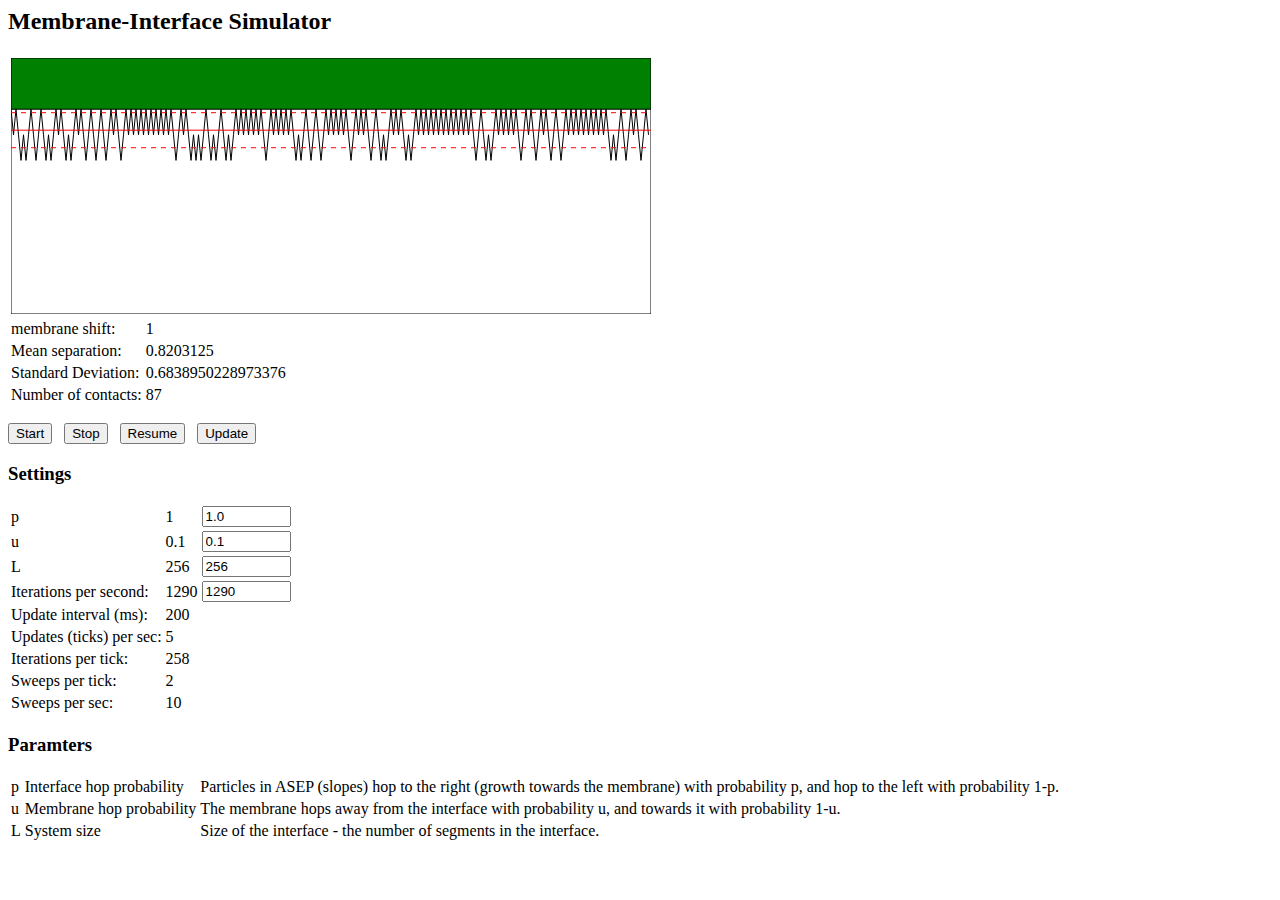
<file: memint/webMI/misim.html>
<html>
<head>
<meta name="Author" content="Justin Whitehouse">

<script type="text/javascript" src="mi.js"> </script>

<!-- empty style. use stylesheet later. -->
<style></style>

<!-- here is script to run simulation and animate -->
<script>

    var MI;

    var drawing;
    var timer;
    
    // Input boxes

    var new_p = 1.0;
    var new_u = 0.5;
    var new_L = 256; //initial values
    var new_iters_per_sec;

    // Display 

    var stat_membrane_shift;
    var stat_mean_y;
    var stat_sd;
    var stat_contacts;

    var current_p;
    var current_u;
    var current_L;

    var current_iters_per_sec;
    var current_update_interval;
    var current_updates_per_sec;
    var current_iters_per_tick;

    var current_sweeps_per_tick;
    var current_sweeps_per_sec;

    // numbers

    var update_interval = 200; // millis -> 200 = 0.2 seconds.
    var iters_per_tick = (new_L*0.5 + 1)*10;
    var updates_per_sec = 1000/update_interval;
    var L_value;
    var SIZE; // (1 + L/2)

    var current_sweeps_per_tick;
    var current_sweeps_per_sec;

    // -----------------------------------------------------------------------
    // START
    // -----------------------------------------------------------------------
    function OnStart()
    {
        // debug
        //alert( "Arrived at: OnStart()");
        //alert(DEBUG_MSG);

        // drawing
        drawing = document.getElementById("drawing");
        //alert(drawing.innerHTML);

        // stats
        stat_membrane_shift = document.getElementById("stat_membrane_shift");
        stat_mean_y = document.getElementById("stat_mean_y");
        stat_sd = document.getElementById("stat_sd");
        stat_contacts = document.getElementById("stat_contacts");

        // input boxes
        new_p = document.getElementById("new_p");
        new_u = document.getElementById("new_u");
        new_L = document.getElementById("new_L");
        new_iters_per_sec = document.getElementById("new_iters_per_sec");

        // display params
        current_p = document.getElementById("current_p");
        current_u = document.getElementById("current_u");
        current_L = document.getElementById("current_L");
        current_iters_per_sec = document.getElementById("current_iters_per_sec");

        // timing
        current_update_interval = document.getElementById("current_update_interval");
        current_updates_per_sec = document.getElementById("current_updates_per_sec");
        current_iters_per_tick = document.getElementById("current_iters_per_tick");
        current_sweeps_per_tick = document.getElementById("current_sweeps_per_tick");
        current_sweeps_per_sec = document.getElementById("current_sweeps_per_sec");

        current_sweeps_per_tick = document.getElementById("current_sweeps_per_tick");
        current_sweeps_per_sec = document.getElementById("current_sweeps_per_sec");

        // animate
        StartAnimation();
    }
    // -----------------------------------------------------------------------
    // ANIMATE
    // -----------------------------------------------------------------------
    function Animate() 
    {
        // debug
        //alert( "Arrived at: Animate()");

        try
        {
            MI.DoIterations(iters_per_tick);
            MI.Draw(drawing);

            stat_membrane_shift.innerHTML = MI.membrane_shift;
            stat_mean_y.innerHTML = MI.avg_y;
            stat_sd.innerHTML = MI.sd;
            stat_contacts.innerHTML = MI.getTrueHeightCount(0);
        }
        catch(ex)
        {
            StopAnimation();
            alert ("Exception " + ex.stack);
        }
    }
    // -----------------------------------------------------------------------
    // Start
    // -----------------------------------------------------------------------
    function StartAnimation()
    {
        // debug
        //alert( "Arrived at: StartAnimation()");

        StopAnimation()

        var initial_L = parseInt(new_L.value);
        var initial_p = parseFloat(new_p.value);
        var initial_u = parseFloat(new_u.value);
        var initial_ips = parseInt(new_iters_per_sec.value);
        
        L_value = initial_L;
        SIZE = 1 + 0.5 * L_value;

        current_L.innerHTML = initial_L;
        current_p.innerHTML = initial_p;
        current_u.innerHTML = initial_u;

        current_iters_per_sec.innerHTML = initial_ips;
        current_update_interval.innerHTML = update_interval;

        updates_per_sec = 1000/update_interval;
        current_updates_per_sec.innerHTML = updates_per_sec;
        
        iters_per_tick = initial_ips/updates_per_sec;
        current_iters_per_tick.innerHTML = iters_per_tick;

        current_sweeps_per_sec.innerHTML = (initial_ips*1.0) / SIZE;
        current_sweeps_per_tick.innerHTML = (iters_per_tick*1.0)/SIZE;

        try
        {
            MI = new MIsim(initial_L,initial_p,initial_u); 
        }
        catch(ex)
        {
            alert("Exception " + ex.stack);
            raise(ex);
        }
        
        MI.Draw(drawing);

        ApplySettings();

        timer = setInterval(Animate, update_interval);
    }
    // -----------------------------------------------------------------------
    // Stop (or pause)
    // -----------------------------------------------------------------------
    function StopAnimation()
    {
        // debug
        //alert( "Arrived at: StopAnimation()");

        clearInterval(timer);
        timer = null;
    }
    // -----------------------------------------------------------------------
    // Resume
    // -----------------------------------------------------------------------
    function ResumeAnimation()
    {
        // debug
        //alert( "Arrived at: ResumeAnimation()");

        if(timer == null)
        {
            timer = setInterval(Animate, update_interval);
        }
    }
    // -----------------------------------------------------------------------
    // Apply Settings
    // -----------------------------------------------------------------------  
    function ApplySettings()
    {
        // debug
        //alert( "Arrived at: ApplySettings()");

        var apply_p = parseFloat(new_p.value);
        var apply_u = parseFloat(new_u.value);
        var ps = parseInt (new_iters_per_sec.value);

        try // debug
        {
            MI.Setp(apply_p);
            MI.Setu(apply_u);
        }
        catch(ex)
        {
            alert ("Exception " + ex.stack);
        }

        current_p.innerHTML = MI.p;
        current_u.innerHTML = apply_u;

        current_iters_per_sec.innerHTML = ps;

        iters_per_tick = (ps * update_interval) / 1000;
        if (iters_per_tick < 1)
        {
            iters_per_tick = 1;
        }

        current_iters_per_tick.innerHTML = iters_per_tick;

        current_sweeps_per_tick.innerHTML = (iters_per_tick*1.0)/SIZE;
        current_sweeps_per_sec.innerHTML = (iters_per_tick * updates_per_sec *1.0)/SIZE;
    }
 
</script>

<title>Membrane-Interface Simulator</title>
</head>

<body onload="OnStart();">

<h2>Membrane-Interface Simulator</h2>

<table>
 <tr>
  <td id="drawing">MI drawing here</td>
 </tr>
</table>

<table>
 <tr>
  <td>membrane shift:</td>
  <td id="stat_membrane_shift">default</td>
 </tr>

 <tr>
  <td>Mean separation:</td>
  <td id="stat_mean_y">default</td>
 </tr>

 <tr>
  <td>Standard Deviation:</td>
  <td id="stat_sd">default</td>
 </tr>

 <tr>
  <td>Number of contacts:</td>
  <td id="stat_contacts">default</td>
 </tr>
</table>

<p>
 <button onclick="StartAnimation();">Start</button> &nbsp
 <button onclick="StopAnimation();">Stop</button> &nbsp
 <button onclick="ResumeAnimation();">Resume</button> &nbsp
 <button onclick="ApplySettings();">Update</button> &nbsp
</p>

<h3> Settings </h3>

<table>
 <tr>
  <td> p </td>
  <td><span id="current_p"/></td>
  <td> <input type="text" size="8" value="1.0" id="new_p"> </input>
 </tr>

 <tr>
  <td> u </td>
  <td><span id="current_u"/></td>
  <td> <input type="text" size="8" value="0.1" id="new_u"> </input>
 </tr>

 <tr>
  <td> L </td>
  <td id="current_L">default</td>
  <td> <input type="text" size="8" value="256" id="new_L"> </input>
 </tr>

 <tr>
  <td> Iterations per second:  </td>
  <td id="current_iters_per_sec">default</td>
  <td> <input type="text" size="8" value="1290" id="new_iters_per_sec"> </input>
 </tr>

 <tr>
  <td> Update interval (ms):  </td>
  <td id="current_update_interval">default</td>
  <td></td>
 </tr>

 <tr>
  <td> Updates (ticks) per sec:  </td>
  <td id="current_updates_per_sec">default</td>
  <td></td>
 </tr>

 <tr>
  <td> Iterations per tick:  </td>
  <td id="current_iters_per_tick">default</td>
  <td></td>
 </tr>

 <tr>
  <td> Sweeps per tick:  </td>
  <td id="current_sweeps_per_tick">default</td>
  <td></td>
 </tr>

 <tr>
  <td> Sweeps per sec:  </td>
  <td id="current_sweeps_per_sec">default</td>
  <td></td>
 </tr>
</table>

<h3>Paramters</h3>

<table>
 <tr>
  <td>p</td>
  <td>Interface hop probability</td>
  <td>Particles in ASEP (slopes) hop to the right (growth towards the membrane) with probability p, and hop to the left with probability 1-p.</td>
 </tr>
 <tr>
  <td>u</td>
  <td>Membrane hop probability</td>
  <td>The membrane hops away from the interface with probability u, and towards it with probability 1-u.</td>
 </tr>
 <tr>
  <td>L</td>
  <td>System size</td>
  <td>Size of the interface - the number of segments in the interface.</td>
 </tr>
</table>



</body>

</html>
</file>
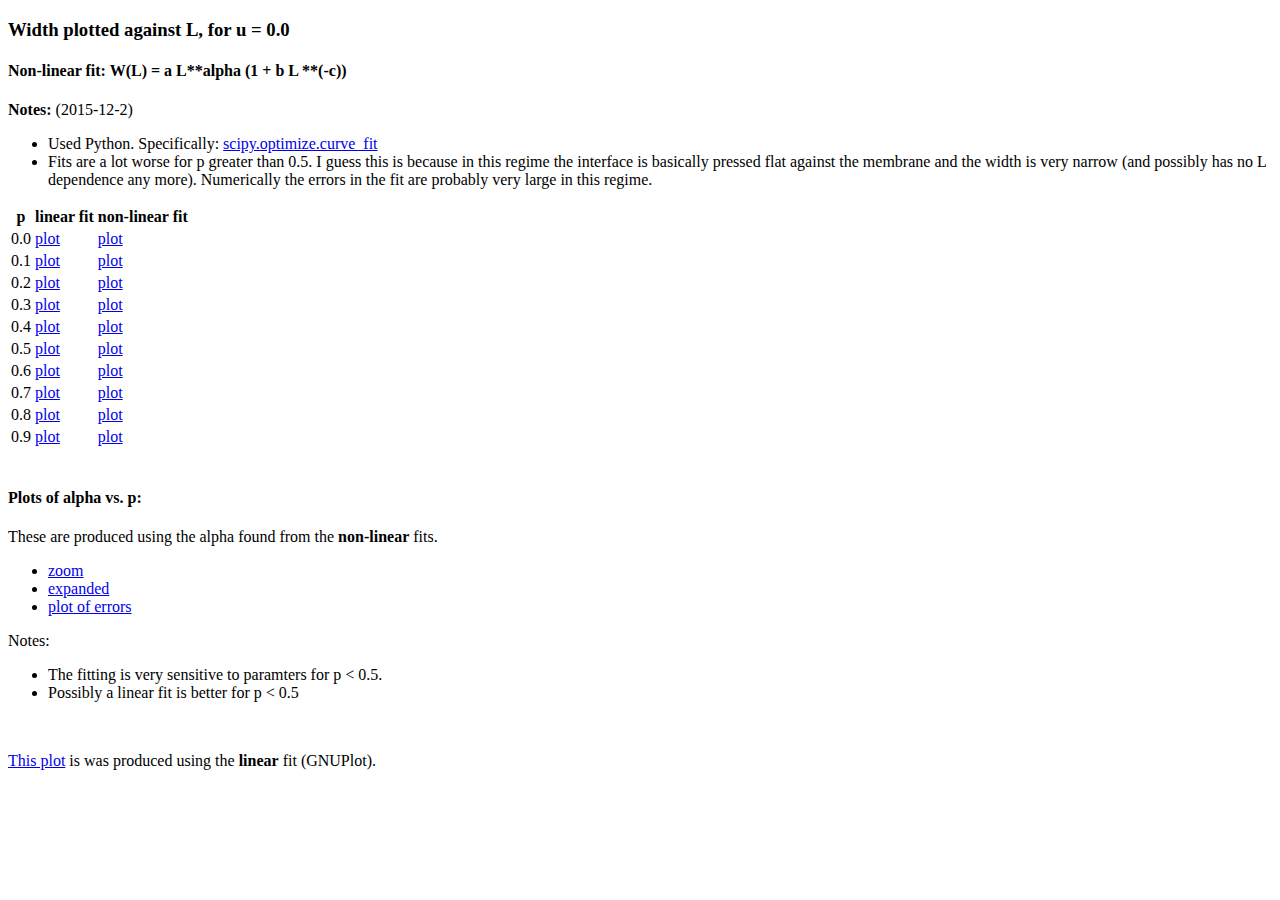
<file: memint/notes_2016/bartek/width_nonlinear_fit.html>
<!DOCTYPE html>
<html>
<body>
<h3>Width plotted against L, for u = 0.0</h3>
<h4>Non-linear fit: W(L) = a L**alpha (1 + b L **(-c))</h4>

 <b>Notes:</b> (2015-12-2)
 <ul>
  <li>Used Python. Specifically: <a href="http://docs.scipy.org/doc/scipy-0.15.1/reference/generated/scipy.optimize.curve_fit.html">scipy.optimize.curve_fit</a></li>
  <li>Fits are a lot worse for p greater than 0.5. I guess this is because in this regime the interface is basically pressed flat against the membrane and the width is very narrow (and possibly has no L dependence any more). Numerically the errors in the fit are probably very large in this regime.</li>
 </ul>
</p>

<table>
 <tr>
   <th>p</th>
   <th>linear fit</th>
   <th>non-linear fit</th>
 </tr>

 <tr>
  <td>0.0</td>
  <td><a href="img/W-L_p0.0u0.0s50.ps">plot</a></td>
  <td><a href="img/W-L_p0.0u0.0s50.png">plot</a></td>
 </tr>

 <tr>
  <td>0.1</td>
  <td><a href="img/W-L_p0.1u0.0s50.ps">plot</a></td>
  <td><a href="img/W-L_p0.1u0.0s50.png">plot</a></td>
 </tr>

 <tr>
  <td>0.2</td>
  <td><a href="img/W-L_p0.2u0.0s50.ps">plot</a></td>
  <td><a href="img/W-L_p0.2u0.0s50.png">plot</a></td>
 </tr>

 <tr>
  <td>0.3</td>
  <td><a href="img/W-L_p0.3u0.0s50.ps">plot</a></td>
  <td><a href="img/W-L_p0.3u0.0s50.png">plot</a></td>
 </tr>

 <tr>
  <td>0.4</td>
  <td><a href="img/W-L_p0.4u0.0s50.ps">plot</a></td>
  <td><a href="img/W-L_p0.4u0.0s50.png">plot</a></td>
 </tr>

 <tr>
  <td>0.5</td>
  <td><a href="img/W-L_p0.5u0.0s50.ps">plot</a></td>
  <td><a href="img/W-L_p0.5u0.0s50.png">plot</a></td>
 </tr>

 <tr>
  <td>0.6</td>
  <td><a href="img/W-L_p0.6u0.0s50.ps">plot</a></td>
  <td><a href="img/W-L_p0.6u0.0s50.png">plot</a></td>
 </tr>

 <tr>
  <td>0.7</td>
  <td><a href="img/W-L_p0.7u0.0s50.ps">plot</a></td>
  <td><a href="img/W-L_p0.7u0.0s50.png">plot</a></td>
 </tr>

 <tr>
  <td>0.8</td>
  <td><a href="img/W-L_p0.8u0.0s50.ps">plot</a></td>
  <td><a href="img/W-L_p0.8u0.0s50.png">plot</a></td>
 </tr>

 <tr>
  <td>0.9</td>
  <td><a href="img/W-L_p0.9u0.0s50.ps">plot</a></td>
  <td><a href="img/W-L_p0.9u0.0s50.png">plot</a></td>
 </tr>

</table>

</br>


<h4>Plots of alpha vs. p:</h4>
<p>
 These are produced using the alpha found from the <b>non-linear</b> fits.
 <ul>
  <li><a href="img/alpha-p.ps">zoom</a></li>
  <li><a href="img/alpha-p_wide.ps">expanded</a></li>
  <li><a href="img/alpha-p_stddev">plot of errors</a></li>
 </ul>
 Notes:
 <ul>
  <li>The fitting is very sensitive to paramters for p < 0.5.</li>
  <li>Possibly a linear fit is better for p < 0.5</li>
 </ul>
</p>
</br>
<p>
 <a href="img/alpha-p_linear.ps">This plot</a> is was produced using the <b>linear</b> fit (GNUPlot).
</p> 

</body>
</html>
</file>
<file: jwstyle.css>
/* **** **** **** **** **** **** **** **** //

this is my stylesheet! 
======================

Useful css syntax notes:

- Tag:

    SELECTOR{...}

- ID:

    #SELECTOR{...}

  IDs are great for when you have exactly one element that should receive a certain kind of styling.

- Class:

    .SELECTOR{...}
   
  Classes are useful when you have a bunch of elements that should all receive the same styling. Rather than applying the same rules to several selectors, you can simply apply the same class to all those HTML elements, then define the styling for that class in the CSS tab.

- Pseudo-class selector:

    SELECTOR:PSEUDO-CLASS{...}

  A pseudo-class selector is a way of accessing HTML items that aren't part of the document tree (remember the tree structure we talked about earlier?). For instance, it's very easy to see where a link is in the tree. But where would you find information about whether a link had been clicked on or not? It isn't there!

  Pseudo-class selectors let us style these kinds of changes in our HTML document. For example, we saw we could change a link's text-decoration property to make it something other than blue and underlined. Using pseudo selectors, you can control the appearance of unvisited and visited links—even links the user is hovering over but hasn't clicked!

  e.g. a:hover{...}

// **** **** **** **** **** **** **** **** */

/* 
 *** general ***
 */

body{
  background-color: #eeeeee;
}

body div{
  display: inline-block;
}

a{
  text-decoration: none;
  color: black;
  font-weight: bold;
}

a:visited{
  color: darkred;
}

/*
 *** PUBLICATION ***
 */

.publication{
    font-family: "Times New Roman", Times, serif;
    padding-top: 5pt;
    padding-bottom: 5pt;
}

.publication li{
    list-style-type: none;
}

/*
 *** PROF-PIC ***
 */

.prof-pic img{
  width: 100%;
}

/*
 *** CONTACT ***
 */

.contact{
  background-color: white;
  padding: 10pt;
}

.contact img{
  width: 80%;
}

.contact h2{
  width: 80%;
}

/*
 *** NAV ***
 */

.nav{
    border-bottom: solid 1px;
    background-color:green;
    width: 100%;
}

.nav ul{
    background-color: yellow;
    width: 100%;
    margin: 0;
    padding: 0;
    margin: 0;
}

.nav li{
    /*display: inline-block;*/
    vertical-align: center;
    float: center;
    padding: 10px;
    background-color: gray;
}

/*
.nav li:hover{
    background-color: black;
}
*/

.nav li a{
     font-family: Source Sans Pro, Arial, sans-serif;
     font-size: 18pt;
     font-weight: bold;
     font-color: black;
     text-decoration: none;
     color: black;
     margin: 0;
     padding: 0;
}

/*
.nav li a:hover{
     background-color: black;
     color: gray;
}
*/

/*
 * CONTENT
 */

.content{
  margin-right: 10%;
  margin-left: 10%;
  margin-top: 0;
  margin-bottom: 0;
  background-color: white ;/*pink;*/
}

/*
 *** SIDEBAR ***
 */

.sidebar{
  width: 25%;
  /*background-color: blue;*/
  vertical-align: top;
  height: 100%;
}

.sidebar ul{
  list-style-type: none;
  padding: 0;
  margin: 0;
}

/*
 *** MAIN ***
 */

.main{
    display: inline-block;
    background-color: white;
    width: 65%;
    padding: 10pt;
}


.main p {
    font-family: Georgia, Source Serif Pro, Times, serif;
}

.main h1 {
    font-family: Geneva, Calibri, Source Sans Pro, Arial, Helvetica, sans-serif;
}

.main h2 {
    font-family: Geneva, Calibri, Source Sans Pro, Arial, Helvetica, sans-serif;
}

.main h3 {
    font-family: Geneva, Calibri, Source Sans Pro, Arial, Helvetica, sans-serif;
}

.main h4 {
    font-family: Geneva, Calibri, Source Sans Pro, Arial, Helvetica, sans-serif;
    font-style: italic;
}

.main li {
   font-family: Geneva, Calibri, Source Sans Pro, Arial, Helvetica, sans-serif;
}


/*
 DEBUG/SANITY
*/
/*
*{
    border: 1px dashed;
}*/
</file>
<file: formulaquiz/fq.css>
/* ************************************************************
 * Instructions
 * ************************************************************
 */
 #fq-instructions{
 	margin: 5pt;
 }
 #fq-instructions ul{
 	list-style-type: initial;
 	list-style-position: outside;
 	margin: 5pt;
 	padding: 5pt;
 }
 #fq-instructions ul li{
 	padding-bottom: 5pt;
 }
/* ************************************************************
 * Question Area 
 * ************************************************************
 */
#question-area{
	width: 100%;
}
/* ************************************************************
 * Question Text
 * ************************************************************
 */
#question-text{}
/* ************************************************************
 * Option Area
 * ************************************************************
 */
#option-area{
	width: 100%;
}
/* ************************************************************
 * Button Area
 * ************************************************************
 */
#button-area{}
/* ************************************************************
 * Score Row
 * ************************************************************
 */
#score-row{}
/* ************************************************************
 * Answer Area
 * ************************************************************
 */
#answer-area{
	width: 100%;
}
</file>
<file: memint/notes_2016/pL_scaling/pL.css>
img{
    width: 300px
}
</file>
